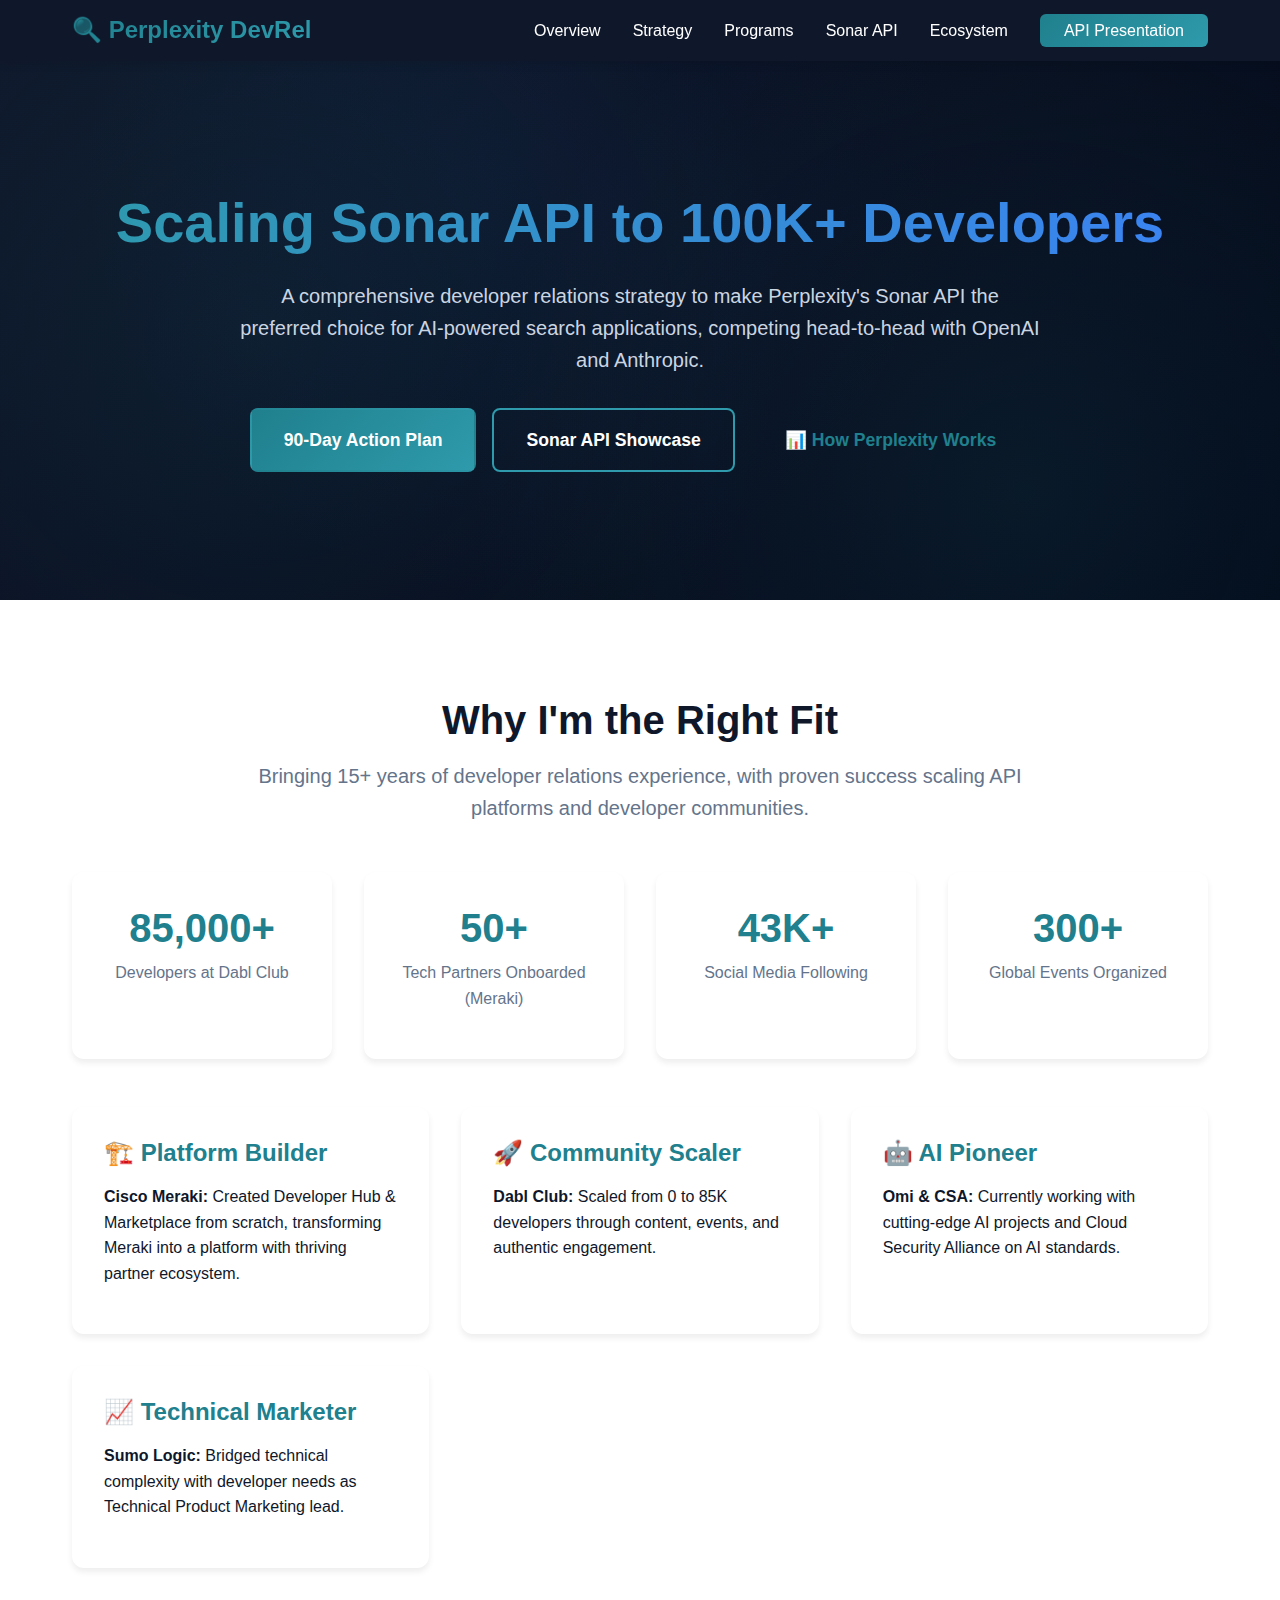
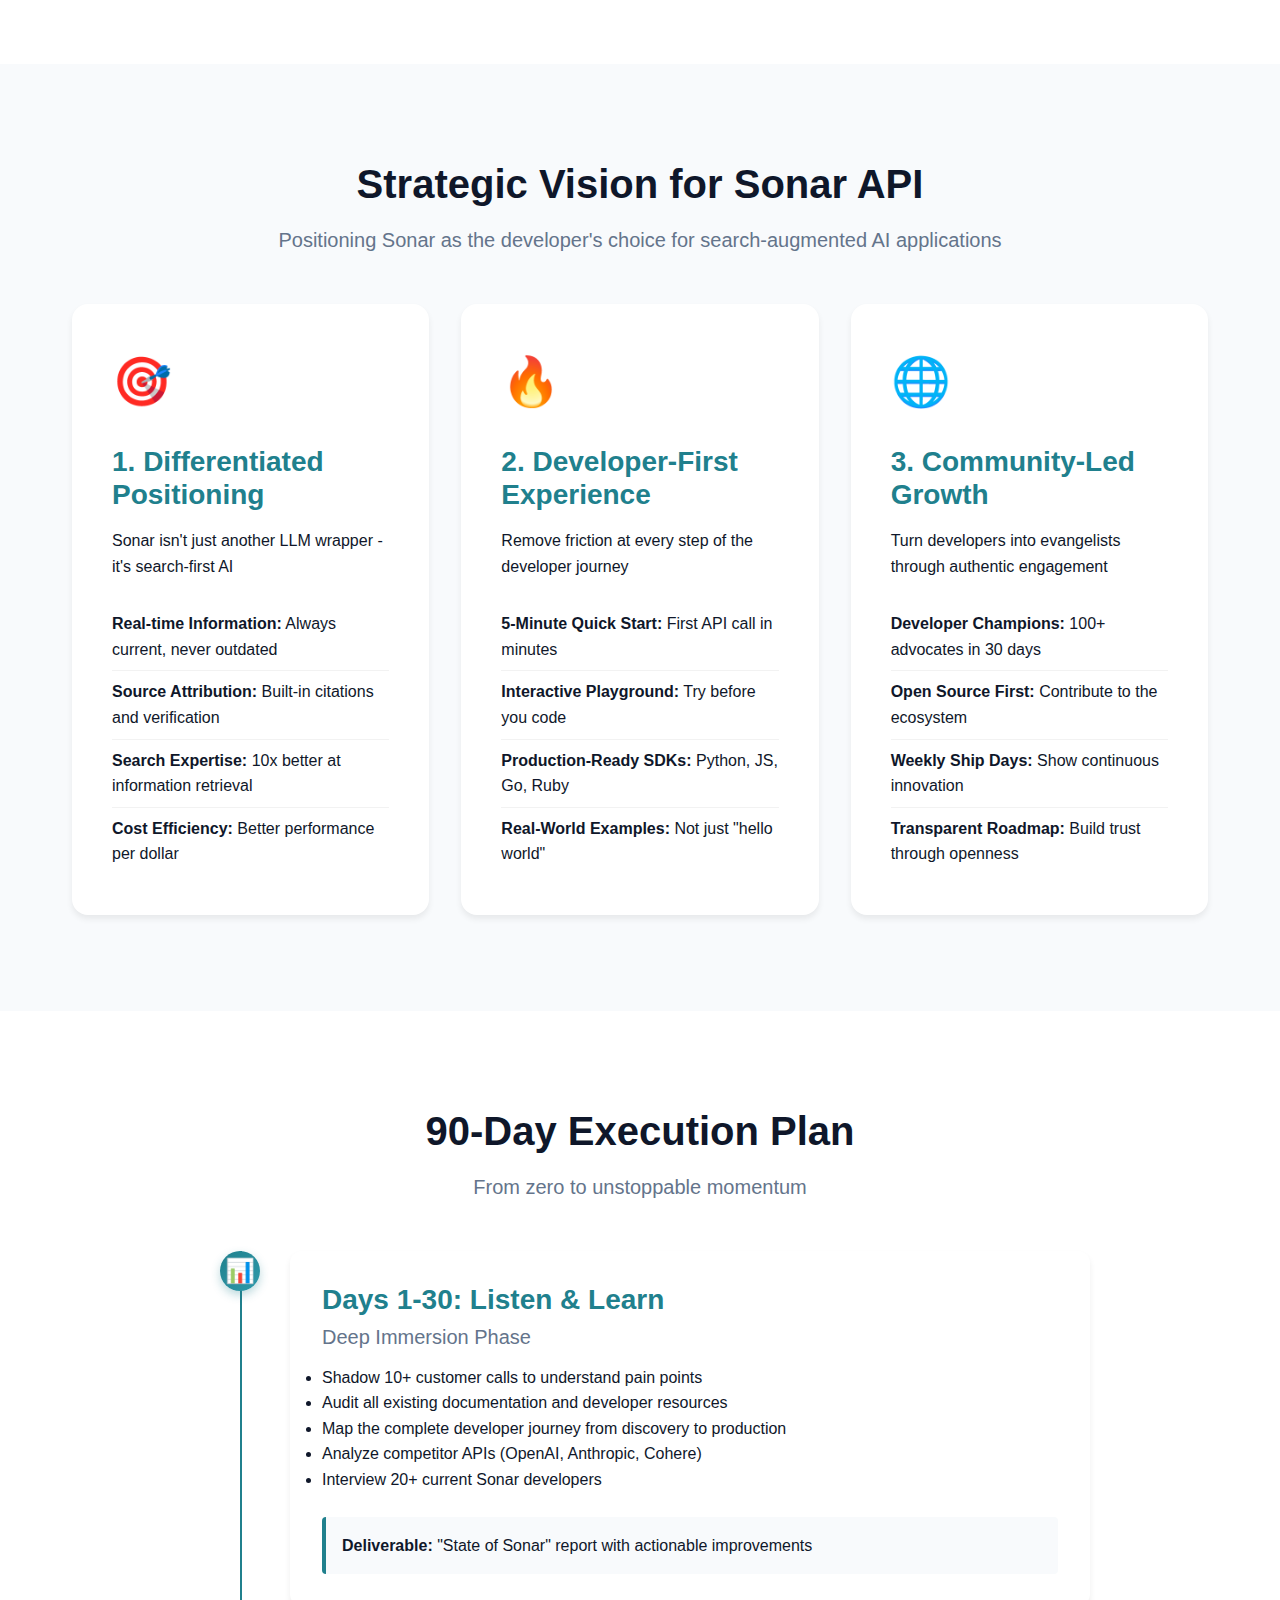
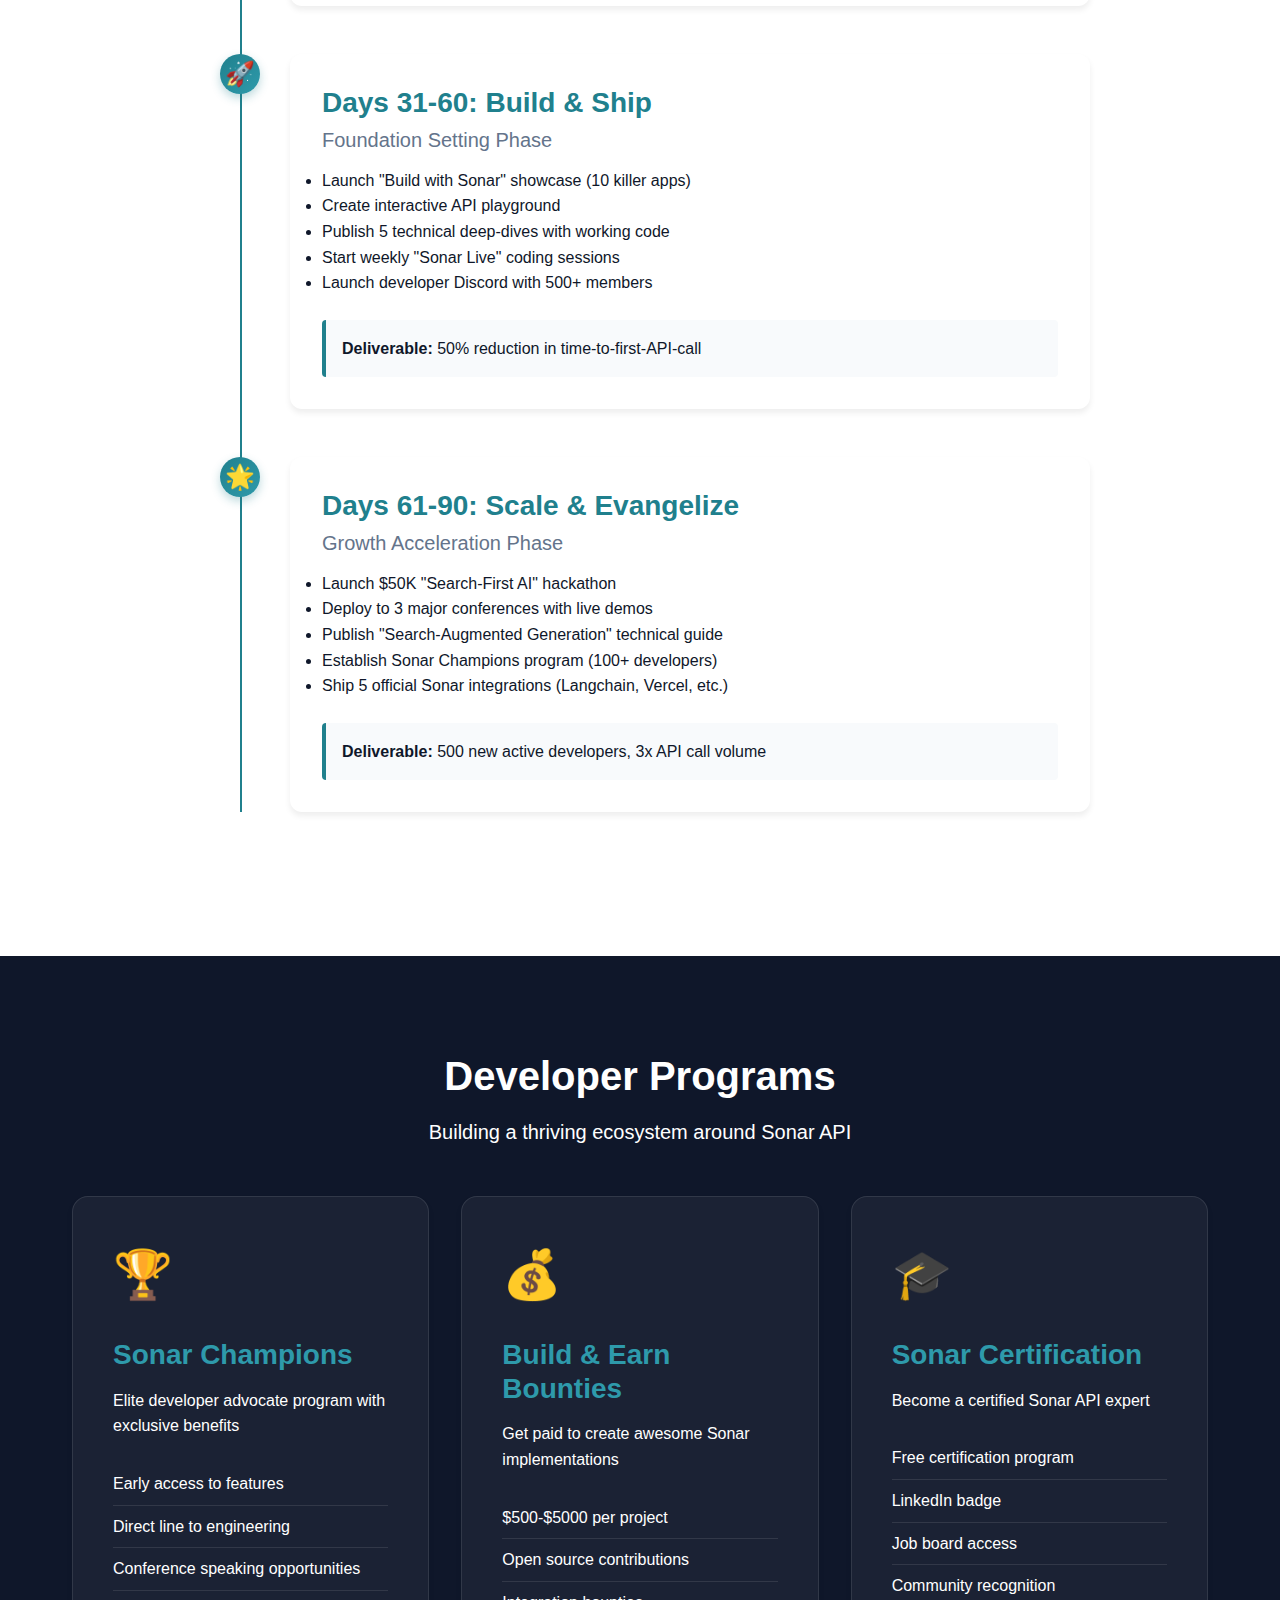
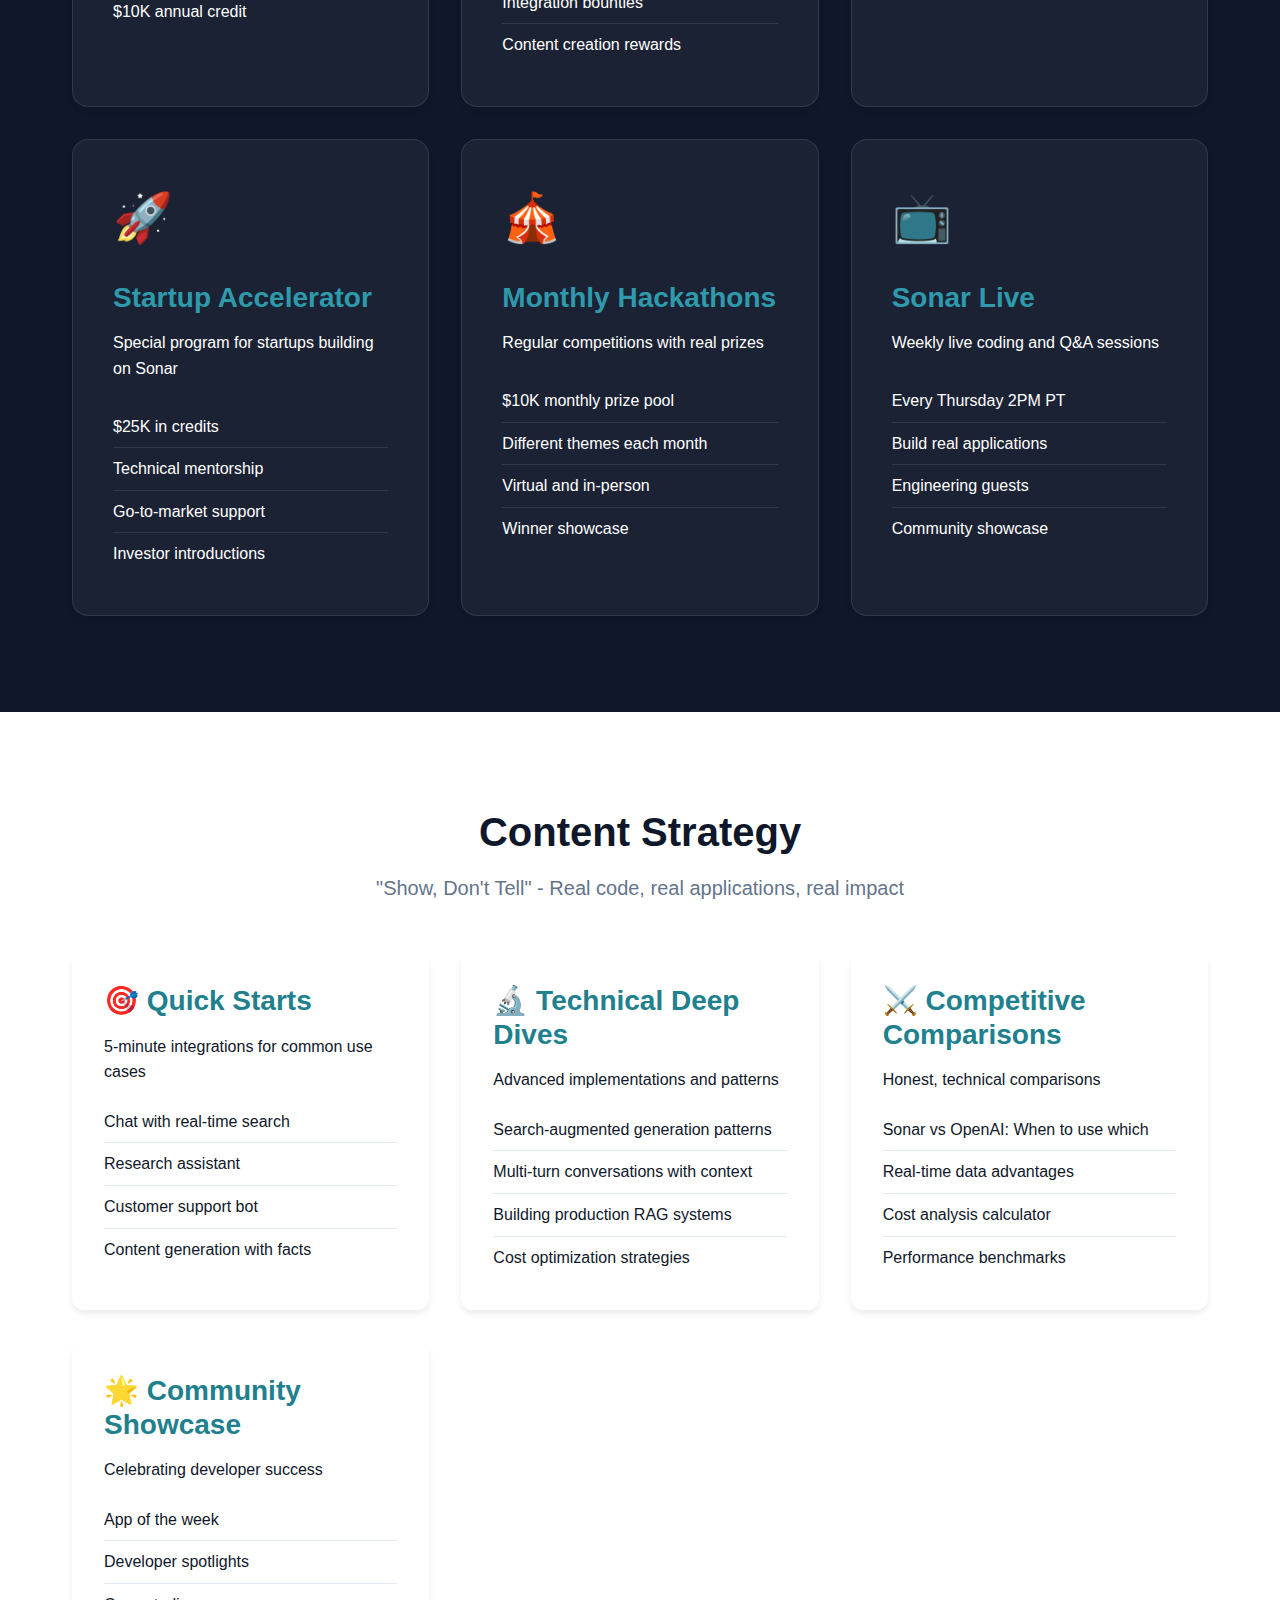
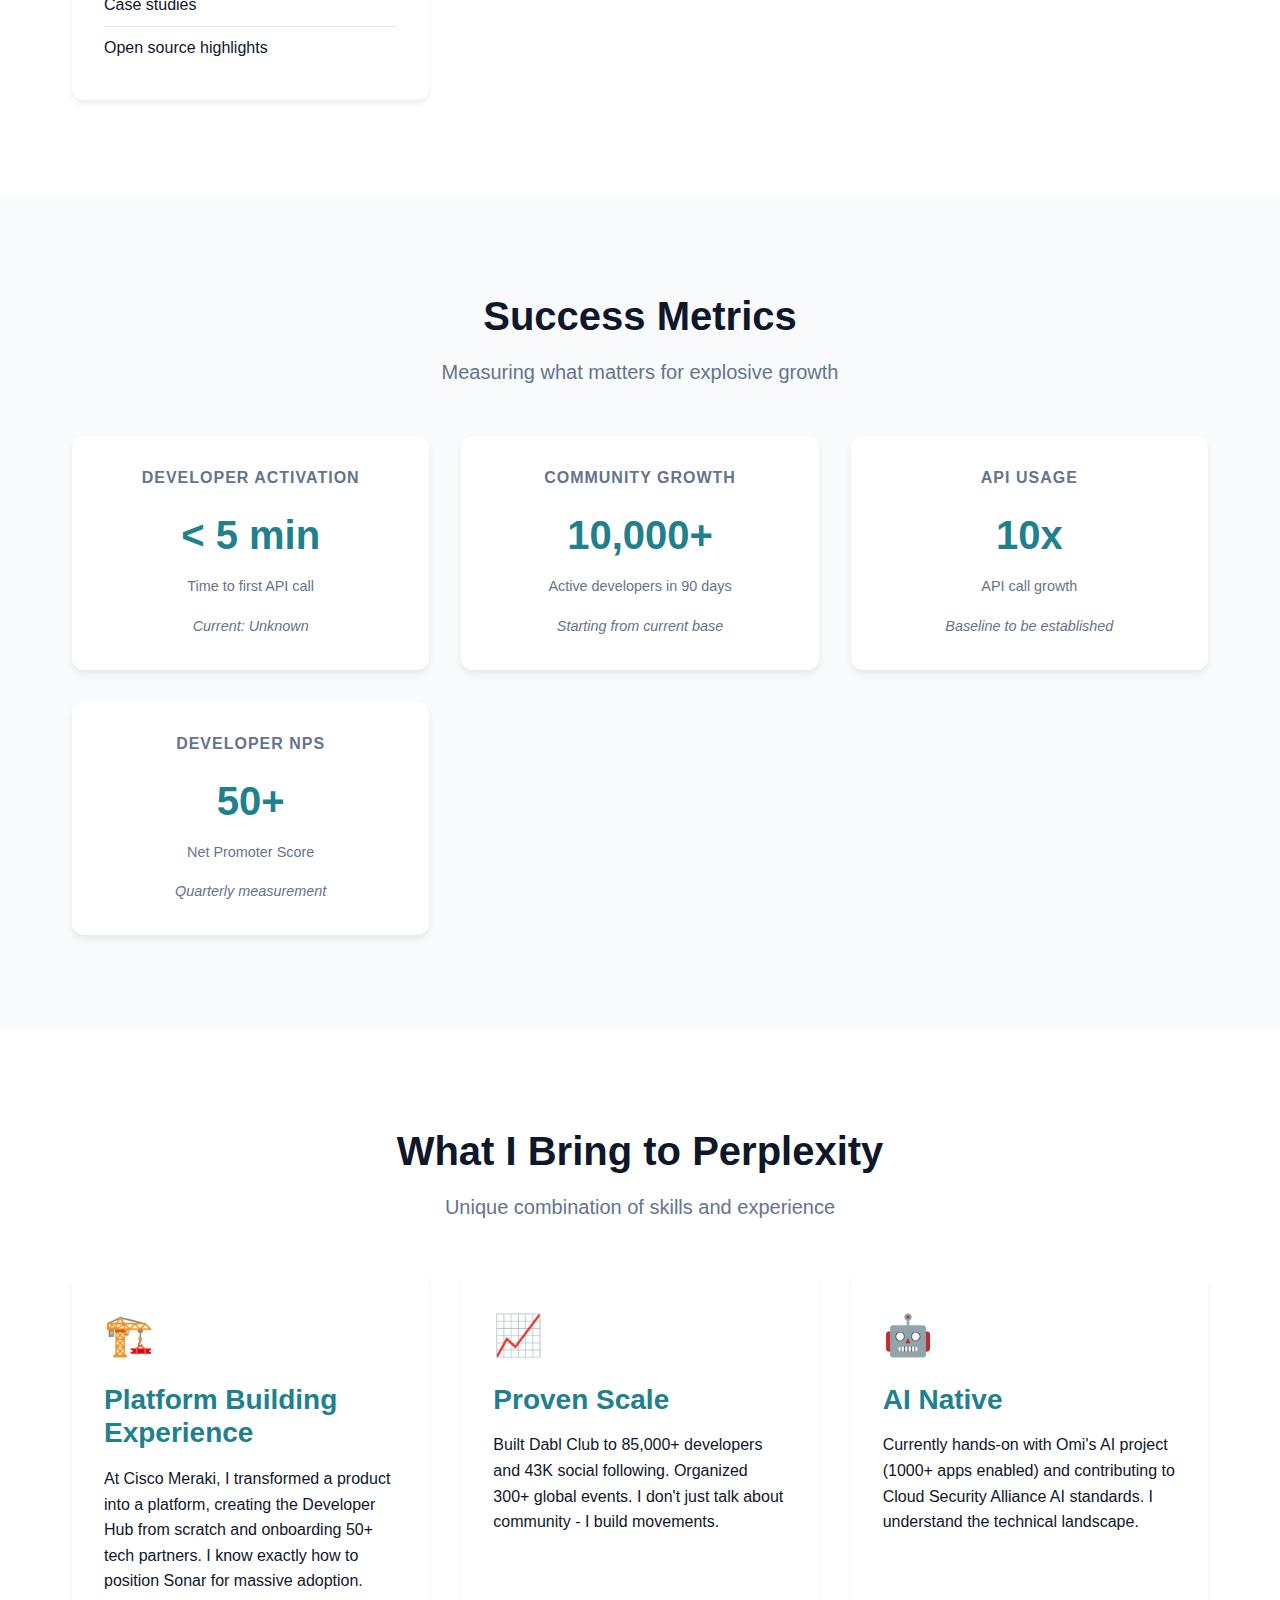
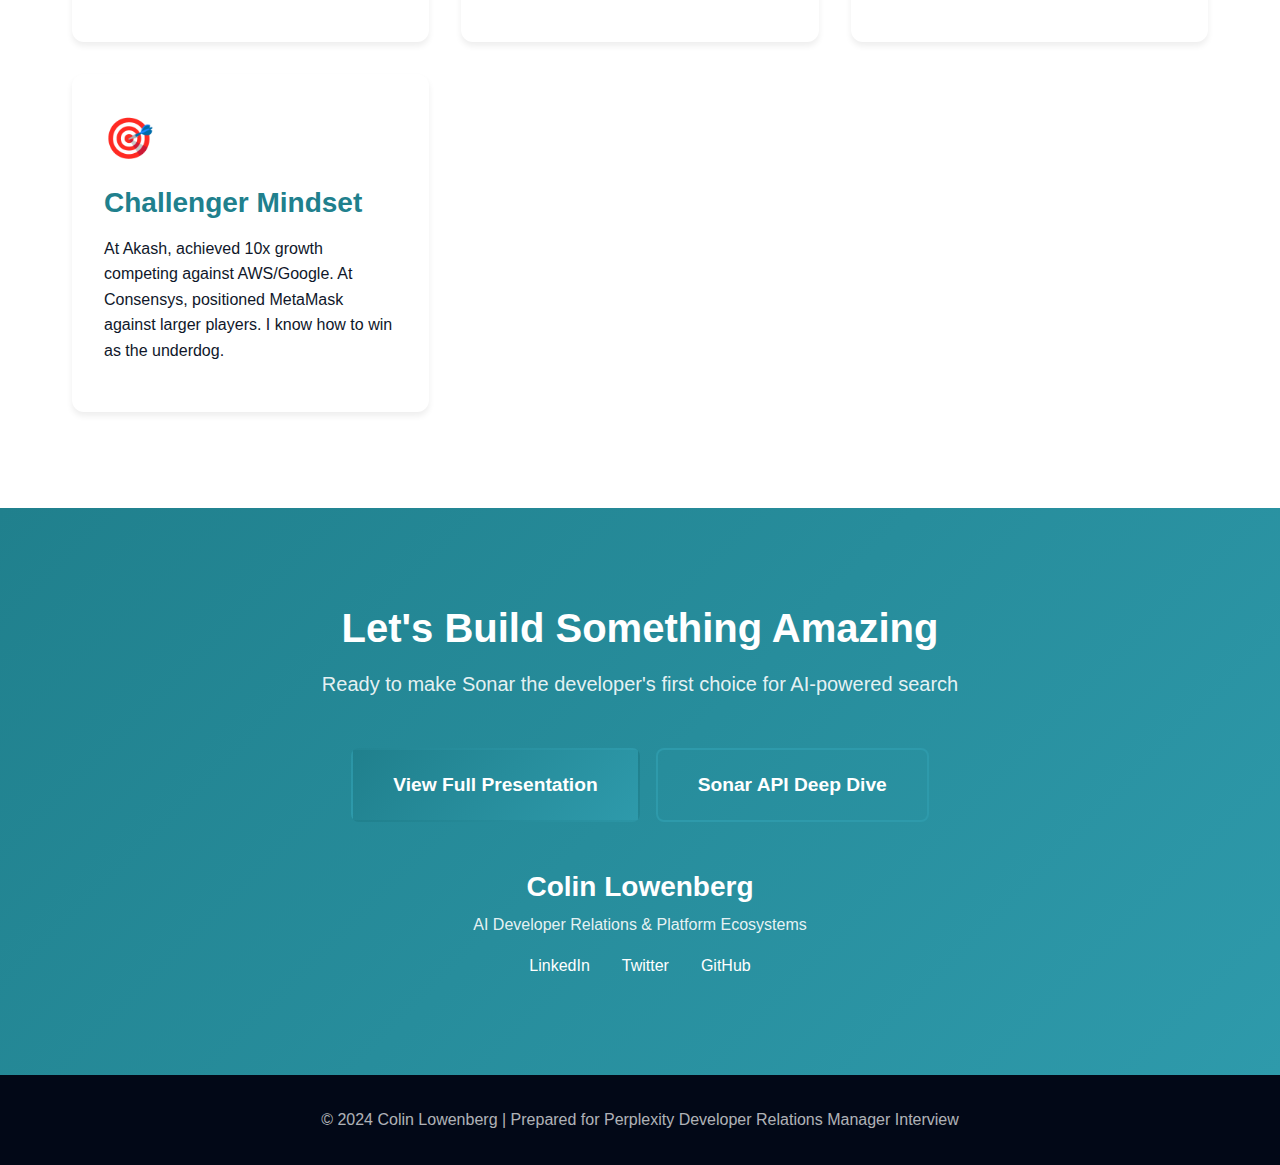
<file: index.html>
<!DOCTYPE html>
<html lang="en">
<head>
    <meta charset="UTF-8">
    <meta name="viewport" content="width=device-width, initial-scale=1.0">
    <title>Perplexity Sonar API - Developer Relations Strategy | Colin Lowenberg</title>
    <link rel="stylesheet" href="assets/css/style.css">
</head>
<body>
    <header>
        <nav>
            <div class="logo">
                <h1>🔍 Perplexity DevRel</h1>
            </div>
            <ul class="nav-links">
                <li><a href="#overview">Overview</a></li>
                <li><a href="#strategy">Strategy</a></li>
                <li><a href="#programs">Programs</a></li>
                <li><a href="sonar-api.html">Sonar API</a></li>
                <li><a href="ecosystem.html">Ecosystem</a></li>
                <li><a href="api-presentation.html" class="cta-btn">API Presentation</a></li>
            </ul>
        </nav>
    </header>

    <section class="hero">
        <div class="hero-content">
            <h1>Scaling Sonar API to 100K+ Developers</h1>
            <p>A comprehensive developer relations strategy to make Perplexity's Sonar API the preferred choice for AI-powered search applications, competing head-to-head with OpenAI and Anthropic.</p>
            <div class="hero-buttons">
                <a href="#90-day-plan" class="btn btn-primary">90-Day Action Plan</a>
                <a href="sonar-api.html" class="btn btn-secondary">Sonar API Showcase</a>
                <a href="api-presentation.html" class="btn btn-tertiary">📊 How Perplexity Works</a>
            </div>
        </div>
    </section>

    <section id="overview" class="section">
        <div class="container">
            <h2>Why I'm the Right Fit</h2>
            <p class="lead">Bringing 15+ years of developer relations experience, with proven success scaling API platforms and developer communities.</p>

            <div class="stats">
                <div class="stat-card">
                    <h3>85,000+</h3>
                    <p>Developers at Dabl Club</p>
                </div>
                <div class="stat-card">
                    <h3>50+</h3>
                    <p>Tech Partners Onboarded (Meraki)</p>
                </div>
                <div class="stat-card">
                    <h3>43K+</h3>
                    <p>Social Media Following</p>
                </div>
                <div class="stat-card">
                    <h3>300+</h3>
                    <p>Global Events Organized</p>
                </div>
            </div>

            <div class="experience-grid">
                <div class="experience-card">
                    <h3>🏗️ Platform Builder</h3>
                    <p><strong>Cisco Meraki:</strong> Created Developer Hub & Marketplace from scratch, transforming Meraki into a platform with thriving partner ecosystem.</p>
                </div>
                <div class="experience-card">
                    <h3>🚀 Community Scaler</h3>
                    <p><strong>Dabl Club:</strong> Scaled from 0 to 85K developers through content, events, and authentic engagement.</p>
                </div>
                <div class="experience-card">
                    <h3>🤖 AI Pioneer</h3>
                    <p><strong>Omi & CSA:</strong> Currently working with cutting-edge AI projects and Cloud Security Alliance on AI standards.</p>
                </div>
                <div class="experience-card">
                    <h3>📈 Technical Marketer</h3>
                    <p><strong>Sumo Logic:</strong> Bridged technical complexity with developer needs as Technical Product Marketing lead.</p>
                </div>
            </div>
        </div>
    </section>

    <section id="strategy" class="section bg-light">
        <div class="container">
            <h2>Strategic Vision for Sonar API</h2>
            <p class="lead">Positioning Sonar as the developer's choice for search-augmented AI applications</p>

            <div class="programs-grid">
                <div class="program-card">
                    <div class="program-icon">🎯</div>
                    <h3>1. Differentiated Positioning</h3>
                    <p>Sonar isn't just another LLM wrapper - it's search-first AI</p>
                    <ul class="program-features">
                        <li><strong>Real-time Information:</strong> Always current, never outdated</li>
                        <li><strong>Source Attribution:</strong> Built-in citations and verification</li>
                        <li><strong>Search Expertise:</strong> 10x better at information retrieval</li>
                        <li><strong>Cost Efficiency:</strong> Better performance per dollar</li>
                    </ul>
                </div>

                <div class="program-card">
                    <div class="program-icon">🔥</div>
                    <h3>2. Developer-First Experience</h3>
                    <p>Remove friction at every step of the developer journey</p>
                    <ul class="program-features">
                        <li><strong>5-Minute Quick Start:</strong> First API call in minutes</li>
                        <li><strong>Interactive Playground:</strong> Try before you code</li>
                        <li><strong>Production-Ready SDKs:</strong> Python, JS, Go, Ruby</li>
                        <li><strong>Real-World Examples:</strong> Not just "hello world"</li>
                    </ul>
                </div>

                <div class="program-card">
                    <div class="program-icon">🌐</div>
                    <h3>3. Community-Led Growth</h3>
                    <p>Turn developers into evangelists through authentic engagement</p>
                    <ul class="program-features">
                        <li><strong>Developer Champions:</strong> 100+ advocates in 30 days</li>
                        <li><strong>Open Source First:</strong> Contribute to the ecosystem</li>
                        <li><strong>Weekly Ship Days:</strong> Show continuous innovation</li>
                        <li><strong>Transparent Roadmap:</strong> Build trust through openness</li>
                    </ul>
                </div>
            </div>
        </div>
    </section>

    <section id="90-day-plan" class="section">
        <div class="container">
            <h2>90-Day Execution Plan</h2>
            <p class="lead">From zero to unstoppable momentum</p>

            <div class="timeline">
                <div class="timeline-item">
                    <div class="timeline-marker">📊</div>
                    <div class="timeline-content">
                        <h3>Days 1-30: Listen & Learn</h3>
                        <h4>Deep Immersion Phase</h4>
                        <ul>
                            <li>Shadow 10+ customer calls to understand pain points</li>
                            <li>Audit all existing documentation and developer resources</li>
                            <li>Map the complete developer journey from discovery to production</li>
                            <li>Analyze competitor APIs (OpenAI, Anthropic, Cohere)</li>
                            <li>Interview 20+ current Sonar developers</li>
                        </ul>
                        <div class="deliverable">
                            <strong>Deliverable:</strong> "State of Sonar" report with actionable improvements
                        </div>
                    </div>
                </div>

                <div class="timeline-item">
                    <div class="timeline-marker">🚀</div>
                    <div class="timeline-content">
                        <h3>Days 31-60: Build & Ship</h3>
                        <h4>Foundation Setting Phase</h4>
                        <ul>
                            <li>Launch "Build with Sonar" showcase (10 killer apps)</li>
                            <li>Create interactive API playground</li>
                            <li>Publish 5 technical deep-dives with working code</li>
                            <li>Start weekly "Sonar Live" coding sessions</li>
                            <li>Launch developer Discord with 500+ members</li>
                        </ul>
                        <div class="deliverable">
                            <strong>Deliverable:</strong> 50% reduction in time-to-first-API-call
                        </div>
                    </div>
                </div>

                <div class="timeline-item">
                    <div class="timeline-marker">🌟</div>
                    <div class="timeline-content">
                        <h3>Days 61-90: Scale & Evangelize</h3>
                        <h4>Growth Acceleration Phase</h4>
                        <ul>
                            <li>Launch $50K "Search-First AI" hackathon</li>
                            <li>Deploy to 3 major conferences with live demos</li>
                            <li>Publish "Search-Augmented Generation" technical guide</li>
                            <li>Establish Sonar Champions program (100+ developers)</li>
                            <li>Ship 5 official Sonar integrations (Langchain, Vercel, etc.)</li>
                        </ul>
                        <div class="deliverable">
                            <strong>Deliverable:</strong> 500 new active developers, 3x API call volume
                        </div>
                    </div>
                </div>
            </div>
        </div>
    </section>

    <section id="programs" class="section bg-dark">
        <div class="container">
            <h2>Developer Programs</h2>
            <p class="lead">Building a thriving ecosystem around Sonar API</p>

            <div class="programs-grid">
                <div class="program-card">
                    <div class="program-icon">🏆</div>
                    <h3>Sonar Champions</h3>
                    <p>Elite developer advocate program with exclusive benefits</p>
                    <ul class="program-features">
                        <li>Early access to features</li>
                        <li>Direct line to engineering</li>
                        <li>Conference speaking opportunities</li>
                        <li>$10K annual credit</li>
                    </ul>
                </div>

                <div class="program-card">
                    <div class="program-icon">💰</div>
                    <h3>Build & Earn Bounties</h3>
                    <p>Get paid to create awesome Sonar implementations</p>
                    <ul class="program-features">
                        <li>$500-$5000 per project</li>
                        <li>Open source contributions</li>
                        <li>Integration bounties</li>
                        <li>Content creation rewards</li>
                    </ul>
                </div>

                <div class="program-card">
                    <div class="program-icon">🎓</div>
                    <h3>Sonar Certification</h3>
                    <p>Become a certified Sonar API expert</p>
                    <ul class="program-features">
                        <li>Free certification program</li>
                        <li>LinkedIn badge</li>
                        <li>Job board access</li>
                        <li>Community recognition</li>
                    </ul>
                </div>

                <div class="program-card">
                    <div class="program-icon">🚀</div>
                    <h3>Startup Accelerator</h3>
                    <p>Special program for startups building on Sonar</p>
                    <ul class="program-features">
                        <li>$25K in credits</li>
                        <li>Technical mentorship</li>
                        <li>Go-to-market support</li>
                        <li>Investor introductions</li>
                    </ul>
                </div>

                <div class="program-card">
                    <div class="program-icon">🎪</div>
                    <h3>Monthly Hackathons</h3>
                    <p>Regular competitions with real prizes</p>
                    <ul class="program-features">
                        <li>$10K monthly prize pool</li>
                        <li>Different themes each month</li>
                        <li>Virtual and in-person</li>
                        <li>Winner showcase</li>
                    </ul>
                </div>

                <div class="program-card">
                    <div class="program-icon">📺</div>
                    <h3>Sonar Live</h3>
                    <p>Weekly live coding and Q&A sessions</p>
                    <ul class="program-features">
                        <li>Every Thursday 2PM PT</li>
                        <li>Build real applications</li>
                        <li>Engineering guests</li>
                        <li>Community showcase</li>
                    </ul>
                </div>
            </div>
        </div>
    </section>

    <section id="content-strategy" class="section">
        <div class="container">
            <h2>Content Strategy</h2>
            <p class="lead">"Show, Don't Tell" - Real code, real applications, real impact</p>

            <div class="content-grid">
                <div class="content-card">
                    <h3>🎯 Quick Starts</h3>
                    <p>5-minute integrations for common use cases</p>
                    <ul>
                        <li>Chat with real-time search</li>
                        <li>Research assistant</li>
                        <li>Customer support bot</li>
                        <li>Content generation with facts</li>
                    </ul>
                </div>

                <div class="content-card">
                    <h3>🔬 Technical Deep Dives</h3>
                    <p>Advanced implementations and patterns</p>
                    <ul>
                        <li>Search-augmented generation patterns</li>
                        <li>Multi-turn conversations with context</li>
                        <li>Building production RAG systems</li>
                        <li>Cost optimization strategies</li>
                    </ul>
                </div>

                <div class="content-card">
                    <h3>⚔️ Competitive Comparisons</h3>
                    <p>Honest, technical comparisons</p>
                    <ul>
                        <li>Sonar vs OpenAI: When to use which</li>
                        <li>Real-time data advantages</li>
                        <li>Cost analysis calculator</li>
                        <li>Performance benchmarks</li>
                    </ul>
                </div>

                <div class="content-card">
                    <h3>🌟 Community Showcase</h3>
                    <p>Celebrating developer success</p>
                    <ul>
                        <li>App of the week</li>
                        <li>Developer spotlights</li>
                        <li>Case studies</li>
                        <li>Open source highlights</li>
                    </ul>
                </div>
            </div>
        </div>
    </section>

    <section id="metrics" class="section bg-light">
        <div class="container">
            <h2>Success Metrics</h2>
            <p class="lead">Measuring what matters for explosive growth</p>

            <div class="metrics-grid">
                <div class="metric-card">
                    <h3>Developer Activation</h3>
                    <div class="metric-target">
                        <span class="metric-number">< 5 min</span>
                        <span class="metric-label">Time to first API call</span>
                    </div>
                    <div class="metric-current">Current: Unknown</div>
                </div>

                <div class="metric-card">
                    <h3>Community Growth</h3>
                    <div class="metric-target">
                        <span class="metric-number">10,000+</span>
                        <span class="metric-label">Active developers in 90 days</span>
                    </div>
                    <div class="metric-current">Starting from current base</div>
                </div>

                <div class="metric-card">
                    <h3>API Usage</h3>
                    <div class="metric-target">
                        <span class="metric-number">10x</span>
                        <span class="metric-label">API call growth</span>
                    </div>
                    <div class="metric-current">Baseline to be established</div>
                </div>

                <div class="metric-card">
                    <h3>Developer NPS</h3>
                    <div class="metric-target">
                        <span class="metric-number">50+</span>
                        <span class="metric-label">Net Promoter Score</span>
                    </div>
                    <div class="metric-current">Quarterly measurement</div>
                </div>
            </div>
        </div>
    </section>

    <section id="unique-value" class="section">
        <div class="container">
            <h2>What I Bring to Perplexity</h2>
            <p class="lead">Unique combination of skills and experience</p>

            <div class="value-grid">
                <div class="value-card">
                    <div class="value-icon">🏗️</div>
                    <h3>Platform Building Experience</h3>
                    <p>At Cisco Meraki, I transformed a product into a platform, creating the Developer Hub from scratch and onboarding 50+ tech partners. I know exactly how to position Sonar for massive adoption.</p>
                </div>

                <div class="value-card">
                    <div class="value-icon">📈</div>
                    <h3>Proven Scale</h3>
                    <p>Built Dabl Club to 85,000+ developers and 43K social following. Organized 300+ global events. I don't just talk about community - I build movements.</p>
                </div>

                <div class="value-card">
                    <div class="value-icon">🤖</div>
                    <h3>AI Native</h3>
                    <p>Currently hands-on with Omi's AI project (1000+ apps enabled) and contributing to Cloud Security Alliance AI standards. I understand the technical landscape.</p>
                </div>

                <div class="value-card">
                    <div class="value-icon">🎯</div>
                    <h3>Challenger Mindset</h3>
                    <p>At Akash, achieved 10x growth competing against AWS/Google. At Consensys, positioned MetaMask against larger players. I know how to win as the underdog.</p>
                </div>
            </div>
        </div>
    </section>

    <section id="call-to-action" class="section cta-section">
        <div class="container">
            <h2>Let's Build Something Amazing</h2>
            <p class="lead">Ready to make Sonar the developer's first choice for AI-powered search</p>
            <div class="cta-buttons">
                <a href="presentation.html" class="btn btn-primary btn-large">View Full Presentation</a>
                <a href="sonar-api.html" class="btn btn-secondary btn-large">Sonar API Deep Dive</a>
            </div>

            <div class="contact-info">
                <h3>Colin Lowenberg</h3>
                <p>AI Developer Relations & Platform Ecosystems</p>
                <div class="social-links">
                    <a href="https://linkedin.com/in/colinlowenberg">LinkedIn</a>
                    <a href="https://twitter.com/colinlowenberg">Twitter</a>
                    <a href="https://github.com/colygon">GitHub</a>
                </div>
            </div>
        </div>
    </section>

    <footer>
        <div class="container">
            <div class="footer-content">
                <p>&copy; 2024 Colin Lowenberg | Prepared for Perplexity Developer Relations Manager Interview</p>
            </div>
        </div>
    </footer>
</body>
</html>
</file>
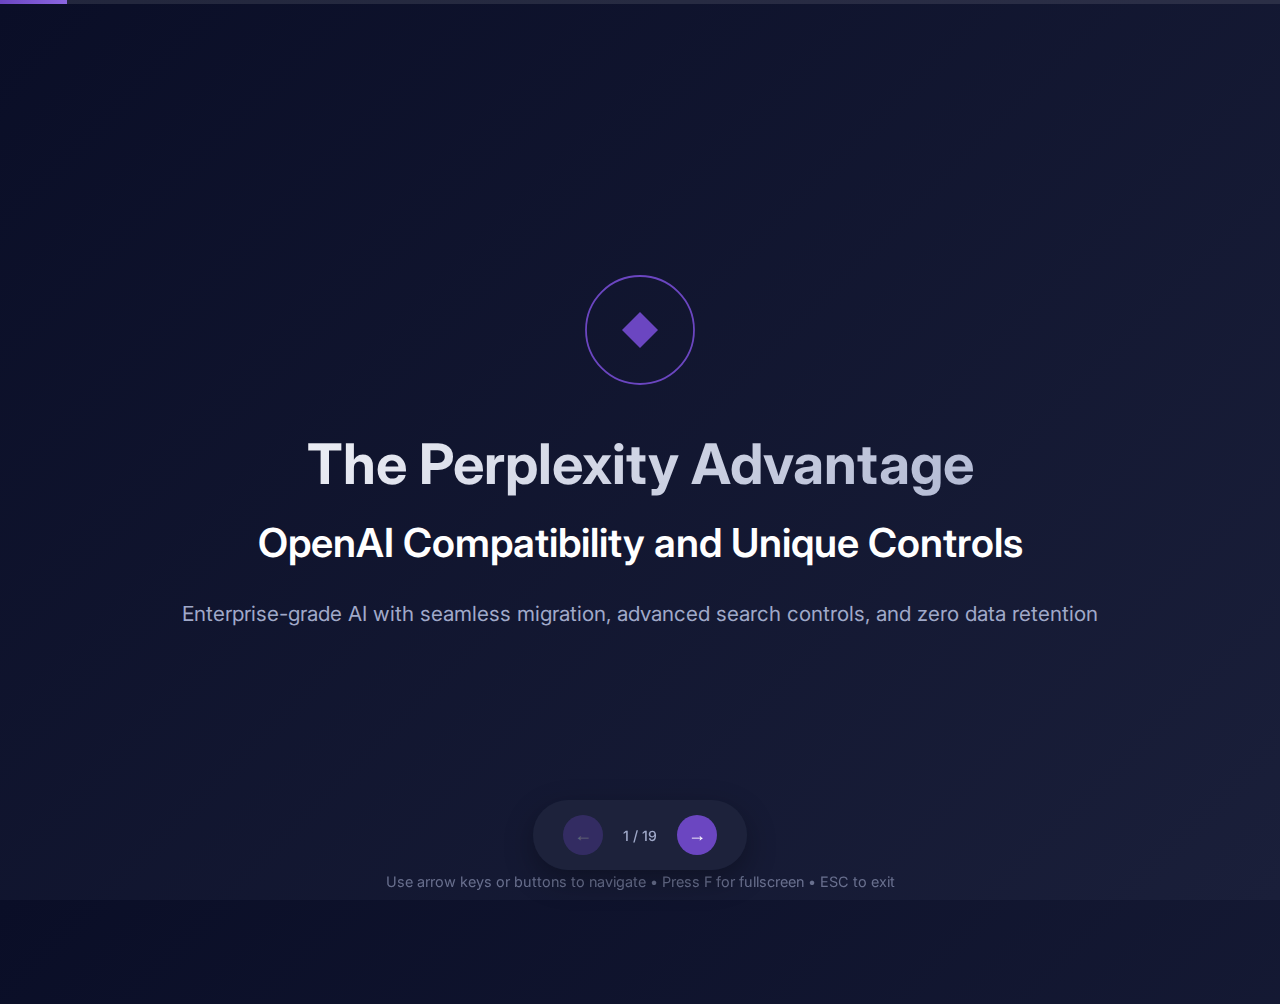
<file: api-presentation.html>
<!DOCTYPE html>
<html lang="en">
<head>
    <meta charset="UTF-8">
    <meta name="viewport" content="width=device-width, initial-scale=1.0">
    <title>The Perplexity Advantage - OpenAI Compatibility and Unique Controls</title>
    <link rel="stylesheet" href="api-presentation.css">
    <link href="https://fonts.googleapis.com/css2?family=Inter:wght@300;400;500;600;700&family=JetBrains+Mono:wght@400;500&display=swap" rel="stylesheet">
</head>
<body>
    <div class="presentation-container">
        <!-- Slide Navigation -->
        <nav class="slide-nav">
            <button id="prevSlide" class="nav-btn">←</button>
            <span class="slide-counter">
                <span id="currentSlide">1</span> / <span id="totalSlides">18</span>
            </span>
            <button id="nextSlide" class="nav-btn">→</button>
        </nav>

        <!-- Progress Bar -->
        <div class="progress-bar">
            <div class="progress-fill" id="progressFill"></div>
        </div>

        <!-- Slides Container -->
        <div class="slides-wrapper">

            <!-- Slide 1: Title Slide -->
            <section class="slide active" data-slide="1">
                <div class="slide-content title-slide">
                    <div class="perplexity-logo">
                        <svg viewBox="0 0 200 200" class="logo-animation">
                            <circle cx="100" cy="100" r="90" fill="none" stroke="#6B46C1" stroke-width="3"/>
                            <path d="M70 100 L100 70 L130 100 L100 130 Z" fill="#6B46C1"/>
                        </svg>
                    </div>
                    <h1>The Perplexity Advantage</h1>
                    <h2>OpenAI Compatibility and Unique Controls</h2>
                    <p class="subtitle">Enterprise-grade AI with seamless migration, advanced search controls, and zero data retention</p>
                </div>
            </section>

            <!-- Slide 2: Seamless Migration -->
            <section class="slide" data-slide="2">
                <div class="slide-content">
                    <h2>Effortless Migration from OpenAI</h2>
                    <div class="code-comparison">
                        <div class="code-panel">
                            <h3>OpenAI</h3>
                            <pre><code class="language-python">from openai import OpenAI

client = OpenAI(api_key="sk-...")

response = client.chat.completions.create(
    model="gpt-4",
    messages=[{"role": "user", "content": "Hello"}],
    temperature=0.7,
    max_tokens=150
)</code></pre>
                        </div>
                        <div class="code-panel">
                            <h3>Perplexity</h3>
                            <pre><code class="language-python">from openai import OpenAI

client = OpenAI(
    api_key="pplx-...",
    base_url="https://api.perplexity.ai"
)

response = client.chat.completions.create(
    model="llama-3.1-sonar-large-128k-online",
    messages=[{"role": "user", "content": "Hello"}],
    temperature=0.7,
    max_tokens=150
)</code></pre>
                        </div>
                    </div>
                    <div class="highlight-box">
                        <p>✓ Just change the base URL and API key - all your existing code works!</p>
                    </div>
                </div>
            </section>

            <!-- Slide 3: Standard Parameters -->
            <section class="slide" data-slide="3">
                <div class="slide-content">
                    <h2>All Standard OpenAI Parameters Supported</h2>
                    <div class="parameters-grid">
                        <div class="param-card">
                            <h4>model</h4>
                            <p>Select from Perplexity's model lineup</p>
                        </div>
                        <div class="param-card">
                            <h4>messages</h4>
                            <p>Standard conversation array format</p>
                        </div>
                        <div class="param-card">
                            <h4>temperature</h4>
                            <p>Control response randomness (0-2)</p>
                        </div>
                        <div class="param-card">
                            <h4>max_tokens</h4>
                            <p>Set response length limits</p>
                        </div>
                        <div class="param-card">
                            <h4>top_p</h4>
                            <p>Nucleus sampling control</p>
                        </div>
                        <div class="param-card">
                            <h4>stream</h4>
                            <p>Real-time streamed responses</p>
                        </div>
                        <div class="param-card">
                            <h4>frequency_penalty</h4>
                            <p>Control word repetition</p>
                        </div>
                        <div class="param-card">
                            <h4>presence_penalty</h4>
                            <p>Manage topic diversity</p>
                        </div>
                    </div>
                </div>
            </section>

            <!-- Slide 4: Search Superpowers -->
            <section class="slide" data-slide="4">
                <div class="slide-content">
                    <h2>Perplexity-Exclusive Search Superpowers</h2>
                    <div class="feature-showcase">
                        <div class="feature-item">
                            <div class="feature-icon">🎯</div>
                            <h3>search_domain_filter</h3>
                            <p>Include or exclude specific domains</p>
                            <code>["include:arxiv.org", "exclude:reddit.com"]</code>
                        </div>
                        <div class="feature-item">
                            <div class="feature-icon">📅</div>
                            <h3>search_recency_filter</h3>
                            <p>Filter by content freshness</p>
                            <code>"month", "week", "day", "hour"</code>
                        </div>
                        <div class="feature-item">
                            <div class="feature-icon">📊</div>
                            <h3>search_context_size</h3>
                            <p>Control search depth</p>
                            <code>"low" | "medium" | "high"</code>
                        </div>
                        <div class="feature-item">
                            <div class="feature-icon">🎓</div>
                            <h3>search_mode</h3>
                            <p>Web or academic sources</p>
                            <code>"web" | "academic"</code>
                        </div>
                    </div>
                </div>
            </section>

            <!-- NEW: How Perplexity Works Section -->

            <!-- Slide 5: How Perplexity Works - Overview -->
            <section class="slide" data-slide="5">
                <div class="slide-content">
                    <h2>🧠 How Perplexity Works: The Intelligence Pipeline</h2>
                    <div class="pipeline-overview">
                        <div class="pipeline-stage">
                            <div class="stage-icon">📝</div>
                            <h3>1. Query Analysis</h3>
                            <p>Parse intent and context</p>
                        </div>
                        <div class="pipeline-arrow">→</div>
                        <div class="pipeline-stage">
                            <div class="stage-icon">🎯</div>
                            <h3>2. Mode Selection</h3>
                            <p>Choose search strategy</p>
                        </div>
                        <div class="pipeline-arrow">→</div>
                        <div class="pipeline-stage">
                            <div class="stage-icon">🔍</div>
                            <h3>3. Search Execution</h3>
                            <p>Retrieve relevant data</p>
                        </div>
                        <div class="pipeline-arrow">→</div>
                        <div class="pipeline-stage">
                            <div class="stage-icon">✨</div>
                            <h3>4. Synthesis</h3>
                            <p>Generate final answer</p>
                        </div>
                    </div>
                    <div class="highlight-box" style="margin-top: 40px;">
                        <p>Perplexity's multi-stage pipeline ensures accurate, relevant, and up-to-date responses</p>
                    </div>
                </div>
            </section>

            <!-- Slide 6: Query Analysis Deep Dive -->
            <section class="slide" data-slide="6">
                <div class="slide-content">
                    <h2>📝 Stage 1: Intelligent Query Analysis</h2>
                    <div class="analysis-breakdown">
                        <div class="analysis-component">
                            <h3>Intent Classification</h3>
                            <div class="intent-examples">
                                <div class="intent-type">
                                    <span class="label">Factual Query</span>
                                    <code>"What is the capital of France?"</code>
                                    <span class="outcome">→ May skip search</span>
                                </div>
                                <div class="intent-type">
                                    <span class="label">Current Events</span>
                                    <code>"Latest AI news today"</code>
                                    <span class="outcome">→ Requires fresh search</span>
                                </div>
                                <div class="intent-type">
                                    <span class="label">Research</span>
                                    <code>"Compare quantum computing approaches"</code>
                                    <span class="outcome">→ Deep search needed</span>
                                </div>
                                <div class="intent-type">
                                    <span class="label">Creative</span>
                                    <code>"Write a poem about coding"</code>
                                    <span class="outcome">→ No search required</span>
                                </div>
                            </div>
                        </div>
                        <div class="key-signals">
                            <h3>Signals Analyzed</h3>
                            <ul>
                                <li>🕐 Temporal markers ("today", "latest", "2024")</li>
                                <li>🎓 Academic indicators ("research", "study", "paper")</li>
                                <li>📊 Data needs (statistics, numbers, metrics)</li>
                                <li>🌍 Geographic context (locations, regions)</li>
                                <li>🏢 Domain specificity (tech, finance, health)</li>
                            </ul>
                        </div>
                    </div>
                </div>
            </section>

            <!-- Slide 7: Search Mode Decision -->
            <section class="slide" data-slide="7">
                <div class="slide-content">
                    <h2>🎯 Stage 2: Dynamic Search Mode Selection</h2>
                    <div class="mode-decision-tree">
                        <div class="decision-flow">
                            <div class="decision-node main">
                                <h3>Query Received</h3>
                            </div>
                            <div class="decision-branches">
                                <div class="branch">
                                    <div class="condition">Academic Terms Detected?</div>
                                    <div class="decision-node academic">
                                        <h4>Academic Mode</h4>
                                        <p>Search: arXiv, PubMed, Google Scholar</p>
                                        <code>search_mode="academic"</code>
                                    </div>
                                </div>
                                <div class="branch">
                                    <div class="condition">Time-Sensitive?</div>
                                    <div class="decision-node realtime">
                                        <h4>Real-time Web</h4>
                                        <p>Priority: Recent results</p>
                                        <code>search_recency_filter="hour"</code>
                                    </div>
                                </div>
                                <div class="branch">
                                    <div class="condition">Domain-Specific?</div>
                                    <div class="decision-node targeted">
                                        <h4>Targeted Search</h4>
                                        <p>Filter: Specific domains</p>
                                        <code>search_domain_filter=[...]</code>
                                    </div>
                                </div>
                                <div class="branch">
                                    <div class="condition">General Knowledge?</div>
                                    <div class="decision-node nosearch">
                                        <h4>No Search</h4>
                                        <p>Use: Model knowledge only</p>
                                        <code>disable_search=True</code>
                                    </div>
                                </div>
                            </div>
                        </div>
                    </div>
                </div>
            </section>

            <!-- Slide 8: Search Execution Strategy -->
            <section class="slide" data-slide="8">
                <div class="slide-content">
                    <h2>🔍 Stage 3: Intelligent Search Execution</h2>
                    <div class="search-strategy">
                        <div class="strategy-grid">
                            <div class="strategy-card">
                                <h3>🌐 Web Coverage Strategy</h3>
                                <div class="strategy-details">
                                    <p><strong>Broad Search:</strong></p>
                                    <ul>
                                        <li>Multiple search engines queried</li>
                                        <li>20-50 sources evaluated</li>
                                        <li>Cross-referenced for accuracy</li>
                                    </ul>
                                    <p><strong>Targeted Search:</strong></p>
                                    <ul>
                                        <li>Domain-filtered queries</li>
                                        <li>5-10 authoritative sources</li>
                                        <li>Deep content extraction</li>
                                    </ul>
                                </div>
                            </div>
                            <div class="strategy-card">
                                <h3>📚 Source Ranking Algorithm</h3>
                                <div class="ranking-factors">
                                    <div class="factor">
                                        <span class="weight">35%</span>
                                        <span>Relevance Score</span>
                                    </div>
                                    <div class="factor">
                                        <span class="weight">25%</span>
                                        <span>Source Authority</span>
                                    </div>
                                    <div class="factor">
                                        <span class="weight">20%</span>
                                        <span>Content Freshness</span>
                                    </div>
                                    <div class="factor">
                                        <span class="weight">20%</span>
                                        <span>Information Density</span>
                                    </div>
                                </div>
                            </div>
                        </div>
                        <div class="context-control">
                            <h3>Context Size Impact</h3>
                            <div class="context-levels">
                                <div class="level low">
                                    <h4>Low</h4>
                                    <p>3-5 sources • Fast • Cost-effective</p>
                                </div>
                                <div class="level medium">
                                    <h4>Medium</h4>
                                    <p>10-15 sources • Balanced • Standard</p>
                                </div>
                                <div class="level high">
                                    <h4>High</h4>
                                    <p>20+ sources • Comprehensive • Research-grade</p>
                                </div>
                            </div>
                        </div>
                    </div>
                </div>
            </section>

            <!-- Slide 9: Answer Synthesis -->
            <section class="slide" data-slide="9">
                <div class="slide-content">
                    <h2>✨ Stage 4: Intelligent Answer Synthesis</h2>
                    <div class="synthesis-process">
                        <div class="synthesis-flow">
                            <div class="synth-step">
                                <h3>1. Information Extraction</h3>
                                <p>Pull key facts from each source</p>
                                <div class="example-box">
                                    <code>Source 1: "GDP grew 3.2% in Q3"</code>
                                    <code>Source 2: "Inflation at 2.1%"</code>
                                    <code>Source 3: "Fed signals rate pause"</code>
                                </div>
                            </div>
                            <div class="synth-arrow">↓</div>
                            <div class="synth-step">
                                <h3>2. Fact Verification</h3>
                                <p>Cross-reference and validate claims</p>
                                <div class="verification-grid">
                                    <span class="verified">✓ Consistent across sources</span>
                                    <span class="conflict">⚠ Conflicting data resolved</span>
                                    <span class="citation">[1][2] Citations added</span>
                                </div>
                            </div>
                            <div class="synth-arrow">↓</div>
                            <div class="synth-step">
                                <h3>3. Coherent Generation</h3>
                                <p>Compose natural, accurate response</p>
                                <div class="generation-features">
                                    <span>📝 Natural language flow</span>
                                    <span>🔗 Source attribution</span>
                                    <span>📊 Structured if requested</span>
                                </div>
                            </div>
                        </div>
                        <div class="output-formats">
                            <h3>Output Adaptation</h3>
                            <div class="format-examples">
                                <div class="format">
                                    <strong>Standard:</strong> Conversational with citations
                                </div>
                                <div class="format">
                                    <strong>Structured:</strong> JSON/Schema compliant
                                </div>
                                <div class="format">
                                    <strong>Enhanced:</strong> With images and related questions
                                </div>
                            </div>
                        </div>
                    </div>
                </div>
            </section>

            <!-- Slide 10: Real Example Walkthrough -->
            <section class="slide" data-slide="10">
                <div class="slide-content">
                    <h2>🎬 Real Example: "Latest breakthroughs in quantum computing 2024"</h2>
                    <div class="example-walkthrough">
                        <div class="walkthrough-stage">
                            <h3>1️⃣ Query Analysis</h3>
                            <div class="analysis-result">
                                <p>✓ Temporal marker: "latest", "2024"</p>
                                <p>✓ Technical domain: "quantum computing"</p>
                                <p>✓ Research intent: "breakthroughs"</p>
                                <p class="decision">→ Decision: Fresh academic + tech search needed</p>
                            </div>
                        </div>
                        <div class="walkthrough-stage">
                            <h3>2️⃣ Search Configuration</h3>
                            <pre><code>{
  "search_mode": "web",  // Not purely academic
  "search_recency_filter": "month",
  "search_domain_filter": [
    "include:arxiv.org",
    "include:nature.com",
    "include:ieee.org",
    "include:quantumcomputing.com"
  ],
  "search_context_size": "high"
}</code></pre>
                        </div>
                        <div class="walkthrough-stage">
                            <h3>3️⃣ Sources Found</h3>
                            <div class="source-list">
                                <div class="source">📄 arXiv: "Logical quantum processor based on..." [Nov 2024]</div>
                                <div class="source">📰 Nature: "IBM demonstrates 1000+ qubit processor" [Oct 2024]</div>
                                <div class="source">🔬 Google Research: "Willow chip achieves..." [Dec 2024]</div>
                                <div class="source">📊 IEEE: "Error correction breakthrough..." [Sep 2024]</div>
                            </div>
                        </div>
                        <div class="walkthrough-stage">
                            <h3>4️⃣ Synthesized Answer</h3>
                            <div class="final-answer">
                                <p>"The latest quantum computing breakthroughs in 2024 include Google's Willow chip achieving below-threshold error correction [1], IBM's Condor processor exceeding 1000 qubits [2], and Harvard's demonstration of logical qubits with 99.5% fidelity [3]..."</p>
                            </div>
                        </div>
                    </div>
                </div>
            </section>

            <!-- Slide 11: Advanced Search Controls -->
            <section class="slide" data-slide="11">
                <div class="slide-content">
                    <h2>Intelligent Search Controls</h2>
                    <div class="control-showcase">
                        <div class="control-card">
                            <h3>🤖 enable_search_classifier</h3>
                            <p>Let AI automatically decide when web search is needed</p>
                            <pre><code>response = client.chat.completions.create(
    model="llama-3.1-sonar-large-128k-online",
    messages=messages,
    enable_search_classifier=True  # Smart search activation
)</code></pre>
                        </div>
                        <div class="control-card">
                            <h3>🔌 disable_search</h3>
                            <p>Turn off web search for deterministic, offline responses</p>
                            <pre><code>response = client.chat.completions.create(
    model="llama-3.1-sonar-large-128k-online",
    messages=messages,
    disable_search=True  # Pure model knowledge only
)</code></pre>
                        </div>
                    </div>
                </div>
            </section>

            <!-- Slide 12: Result Enrichment -->
            <section class="slide" data-slide="12">
                <div class="slide-content">
                    <h2>Rich, Multimodal Results</h2>
                    <div class="enrichment-features">
                        <div class="enrich-card">
                            <div class="icon-large">🖼️</div>
                            <h3>return_images</h3>
                            <p>Include relevant image URLs in responses</p>
                            <div class="example-box">
                                <code>return_images=True</code>
                                <p>→ Adds visual evidence and context to your answers</p>
                            </div>
                        </div>
                        <div class="enrich-card">
                            <div class="icon-large">💡</div>
                            <h3>return_related_questions</h3>
                            <p>Generate intelligent follow-up questions</p>
                            <div class="example-box">
                                <code>return_related_questions=True</code>
                                <p>→ Boost user engagement and discovery</p>
                            </div>
                        </div>
                    </div>
                </div>
            </section>

            <!-- Slide 13: Structured Outputs -->
            <section class="slide" data-slide="13">
                <div class="slide-content">
                    <h2>Structured Outputs - Guaranteed Formats</h2>
                    <div class="structured-example">
                        <h3>Define Your Schema</h3>
                        <pre><code class="language-python">schema = {
    "type": "object",
    "properties": {
        "company": {"type": "string"},
        "revenue": {"type": "number"},
        "growth_rate": {"type": "string", "pattern": "^\\d+\\.\\d+%$"},
        "key_metrics": {
            "type": "array",
            "items": {"type": "string"}
        }
    },
    "required": ["company", "revenue", "growth_rate"]
}

response = client.chat.completions.create(
    model="llama-3.1-sonar-large-128k-online",
    messages=[{"role": "user", "content": "Analyze Apple's latest earnings"}],
    response_format={"type": "json_object", "schema": schema}
)</code></pre>
                        <div class="result-arrow">↓</div>
                        <h3>Get Machine-Readable Results</h3>
                        <pre><code class="language-json">{
    "company": "Apple Inc.",
    "revenue": 94800000000,
    "growth_rate": "8.1%",
    "key_metrics": ["iPhone sales up 6%", "Services revenue $22.3B", "China sales declined 2.5%"]
}</code></pre>
                    </div>
                </div>
            </section>

            <!-- Slide 14: File Processing -->
            <section class="slide" data-slide="14">
                <div class="slide-content">
                    <h2>Advanced Document Processing</h2>
                    <div class="file-features">
                        <div class="file-support">
                            <h3>Supported Formats</h3>
                            <div class="format-badges">
                                <span class="badge">📄 PDF</span>
                                <span class="badge">📝 DOCX</span>
                                <span class="badge">📃 TXT</span>
                                <span class="badge">🔤 MD</span>
                            </div>
                        </div>
                        <div class="file-example">
                            <pre><code class="language-python">import base64

# Upload and analyze documents
with open("report.pdf", "rb") as file:
    file_content = base64.b64encode(file.read()).decode()

response = client.chat.completions.create(
    model="llama-3.1-sonar-large-128k-online",
    messages=[
        {
            "role": "user",
            "content": [
                {"type": "text", "text": "Summarize key findings"},
                {"type": "document", "document": {"data": file_content, "type": "pdf"}}
            ]
        }
    ]
)</code></pre>
                        </div>
                    </div>
                </div>
            </section>

            <!-- Slide 15: Async Processing -->
            <section class="slide" data-slide="15">
                <div class="slide-content">
                    <h2>Asynchronous API for Complex Tasks</h2>
                    <div class="async-workflow">
                        <div class="workflow-step">
                            <div class="step-number">1</div>
                            <h3>Submit Job</h3>
                            <pre><code>job = client.async_jobs.create(
    model="llama-3.1-sonar-large-128k-online",
    messages=complex_research_query
)</code></pre>
                        </div>
                        <div class="workflow-arrow">→</div>
                        <div class="workflow-step">
                            <div class="step-number">2</div>
                            <h3>Check Status</h3>
                            <pre><code>status = client.async_jobs.get(job.id)
# Status: pending → processing → complete</code></pre>
                        </div>
                        <div class="workflow-arrow">→</div>
                        <div class="workflow-step">
                            <div class="step-number">3</div>
                            <h3>Retrieve Results</h3>
                            <pre><code>if status.status == "complete":
    results = status.result</code></pre>
                        </div>
                    </div>
                    <p class="async-note">Perfect for batch processing, complex research, and long-running analysis tasks</p>
                </div>
            </section>

            <!-- Slide 16: Zero Data Retention -->
            <section class="slide" data-slide="16">
                <div class="slide-content">
                    <h2>🔒 Zero Data Retention Guarantee</h2>
                    <div class="privacy-showcase">
                        <div class="privacy-grid">
                            <div class="privacy-card retained">
                                <h3>What We Keep</h3>
                                <ul>
                                    <li>✓ API key IDs</li>
                                    <li>✓ Token counts for billing</li>
                                    <li>✓ Timestamp metadata</li>
                                </ul>
                            </div>
                            <div class="privacy-card not-retained">
                                <h3>What We Never Store</h3>
                                <ul>
                                    <li>✗ Your prompts</li>
                                    <li>✗ AI responses</li>
                                    <li>✗ Uploaded documents</li>
                                    <li>✗ Search queries</li>
                                    <li>✗ Any conversation content</li>
                                </ul>
                            </div>
                        </div>
                        <div class="security-features">
                            <h3>Enterprise Security Features</h3>
                            <div class="feature-badges">
                                <span>🔑 API Key Rotation</span>
                                <span>📊 Audit Trails</span>
                                <span>🛡️ SOC 2 Compliance</span>
                                <span>🔐 End-to-End Encryption</span>
                            </div>
                        </div>
                    </div>
                </div>
            </section>

            <!-- Slide 17: Real-World Applications -->
            <section class="slide" data-slide="17">
                <div class="slide-content">
                    <h2>Real-World Applications</h2>
                    <div class="use-cases">
                        <div class="use-case">
                            <h3>📰 Real-time News Analysis</h3>
                            <pre><code>search_recency_filter="hour"
search_domain_filter=["include:reuters.com", "include:bloomberg.com"]</code></pre>
                        </div>
                        <div class="use-case">
                            <h3>🔬 Academic Research</h3>
                            <pre><code>search_mode="academic"
search_context_size="high"
return_related_questions=True</code></pre>
                        </div>
                        <div class="use-case">
                            <h3>💰 Financial Dashboard</h3>
                            <pre><code>response_format={"type": "json_object", "schema": financial_schema}
search_domain_filter=["include:sec.gov"]</code></pre>
                        </div>
                        <div class="use-case">
                            <h3>📋 Document Intelligence</h3>
                            <pre><code># Upload contracts, extract structured data
{"type": "document", "document": {"data": contract_pdf}}
response_format={"type": "json_object", "schema": extraction_schema}</code></pre>
                        </div>
                    </div>
                </div>
            </section>

            <!-- Slide 18: Closing -->
            <section class="slide" data-slide="18">
                <div class="slide-content closing-slide">
                    <div class="perplexity-logo">
                        <svg viewBox="0 0 200 200" class="logo-animation">
                            <circle cx="100" cy="100" r="90" fill="none" stroke="#6B46C1" stroke-width="3"/>
                            <path d="M70 100 L100 70 L130 100 L100 130 Z" fill="#6B46C1"/>
                        </svg>
                    </div>
                    <h1>Build Smarter with Perplexity</h1>
                    <div class="key-benefits">
                        <div class="benefit">
                            <span class="icon">✓</span>
                            <p>OpenAI-compatible for instant migration</p>
                        </div>
                        <div class="benefit">
                            <span class="icon">✓</span>
                            <p>Advanced search controls unique to Perplexity</p>
                        </div>
                        <div class="benefit">
                            <span class="icon">✓</span>
                            <p>Structured outputs and file processing</p>
                        </div>
                        <div class="benefit">
                            <span class="icon">✓</span>
                            <p>Zero data retention guarantee</p>
                        </div>
                        <div class="benefit">
                            <span class="icon">✓</span>
                            <p>Enterprise security and compliance</p>
                        </div>
                    </div>
                    <div class="cta-section">
                        <a href="https://docs.perplexity.ai" class="cta-button">Get Started</a>
                        <p class="cta-text">Ready for OpenAI developers. Designed for the future.</p>
                    </div>
                </div>
            </section>

        </div>

        <!-- Keyboard shortcuts help -->
        <div class="help-text">
            Use arrow keys or buttons to navigate • Press F for fullscreen • ESC to exit
        </div>
    </div>

    <script src="api-presentation.js"></script>
</body>
</html>
</file>
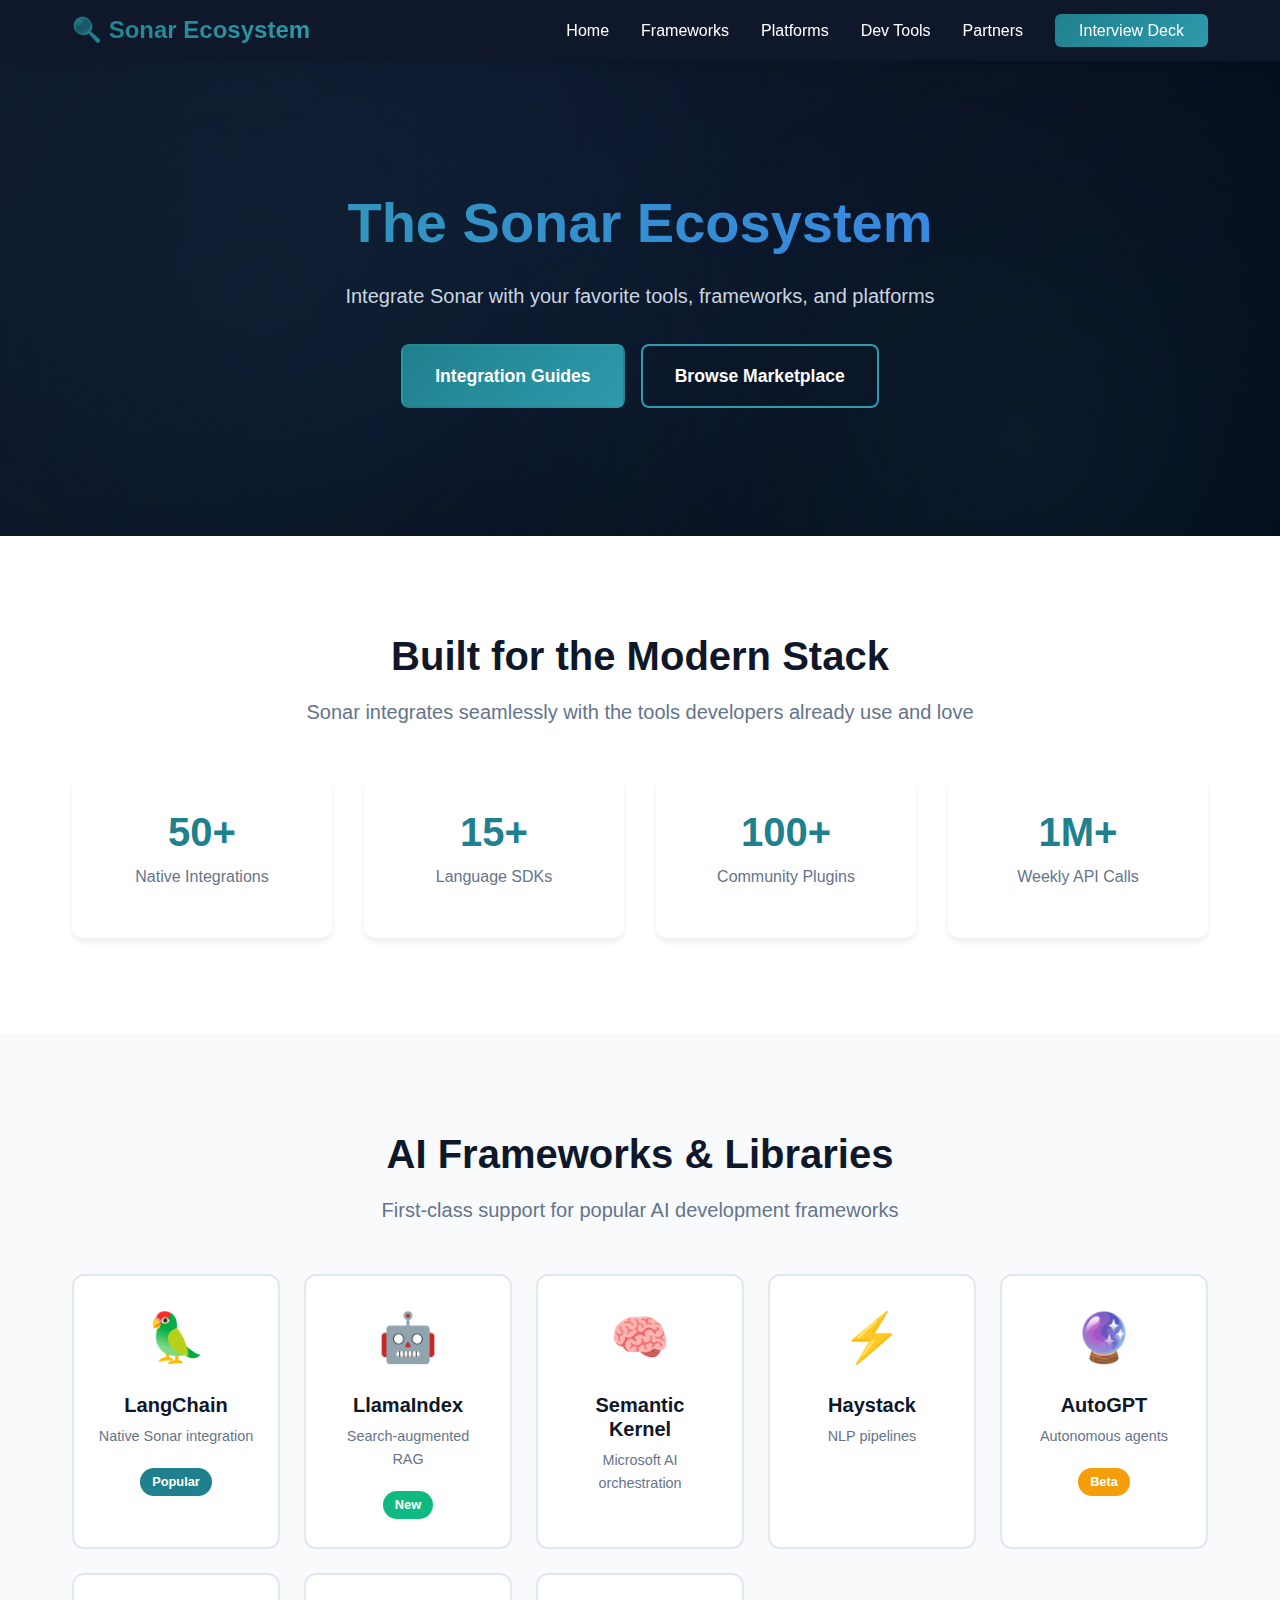
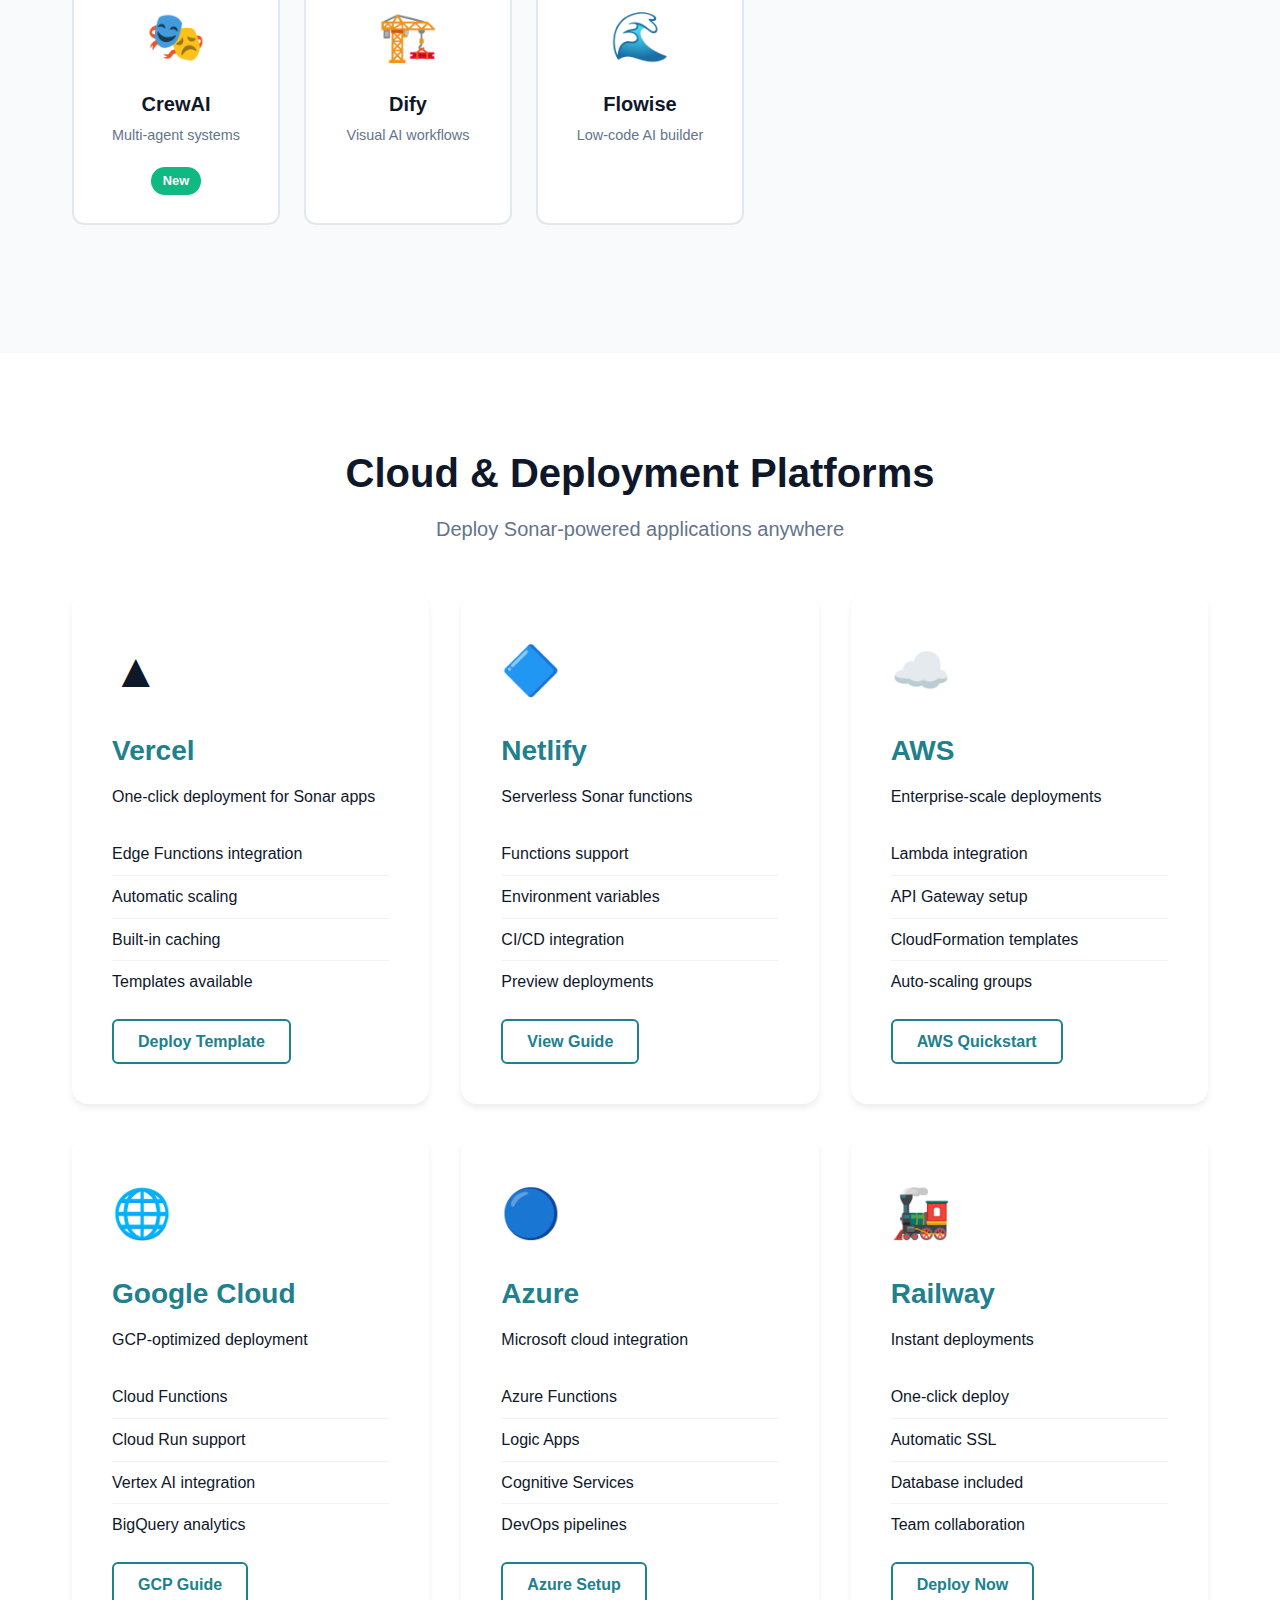
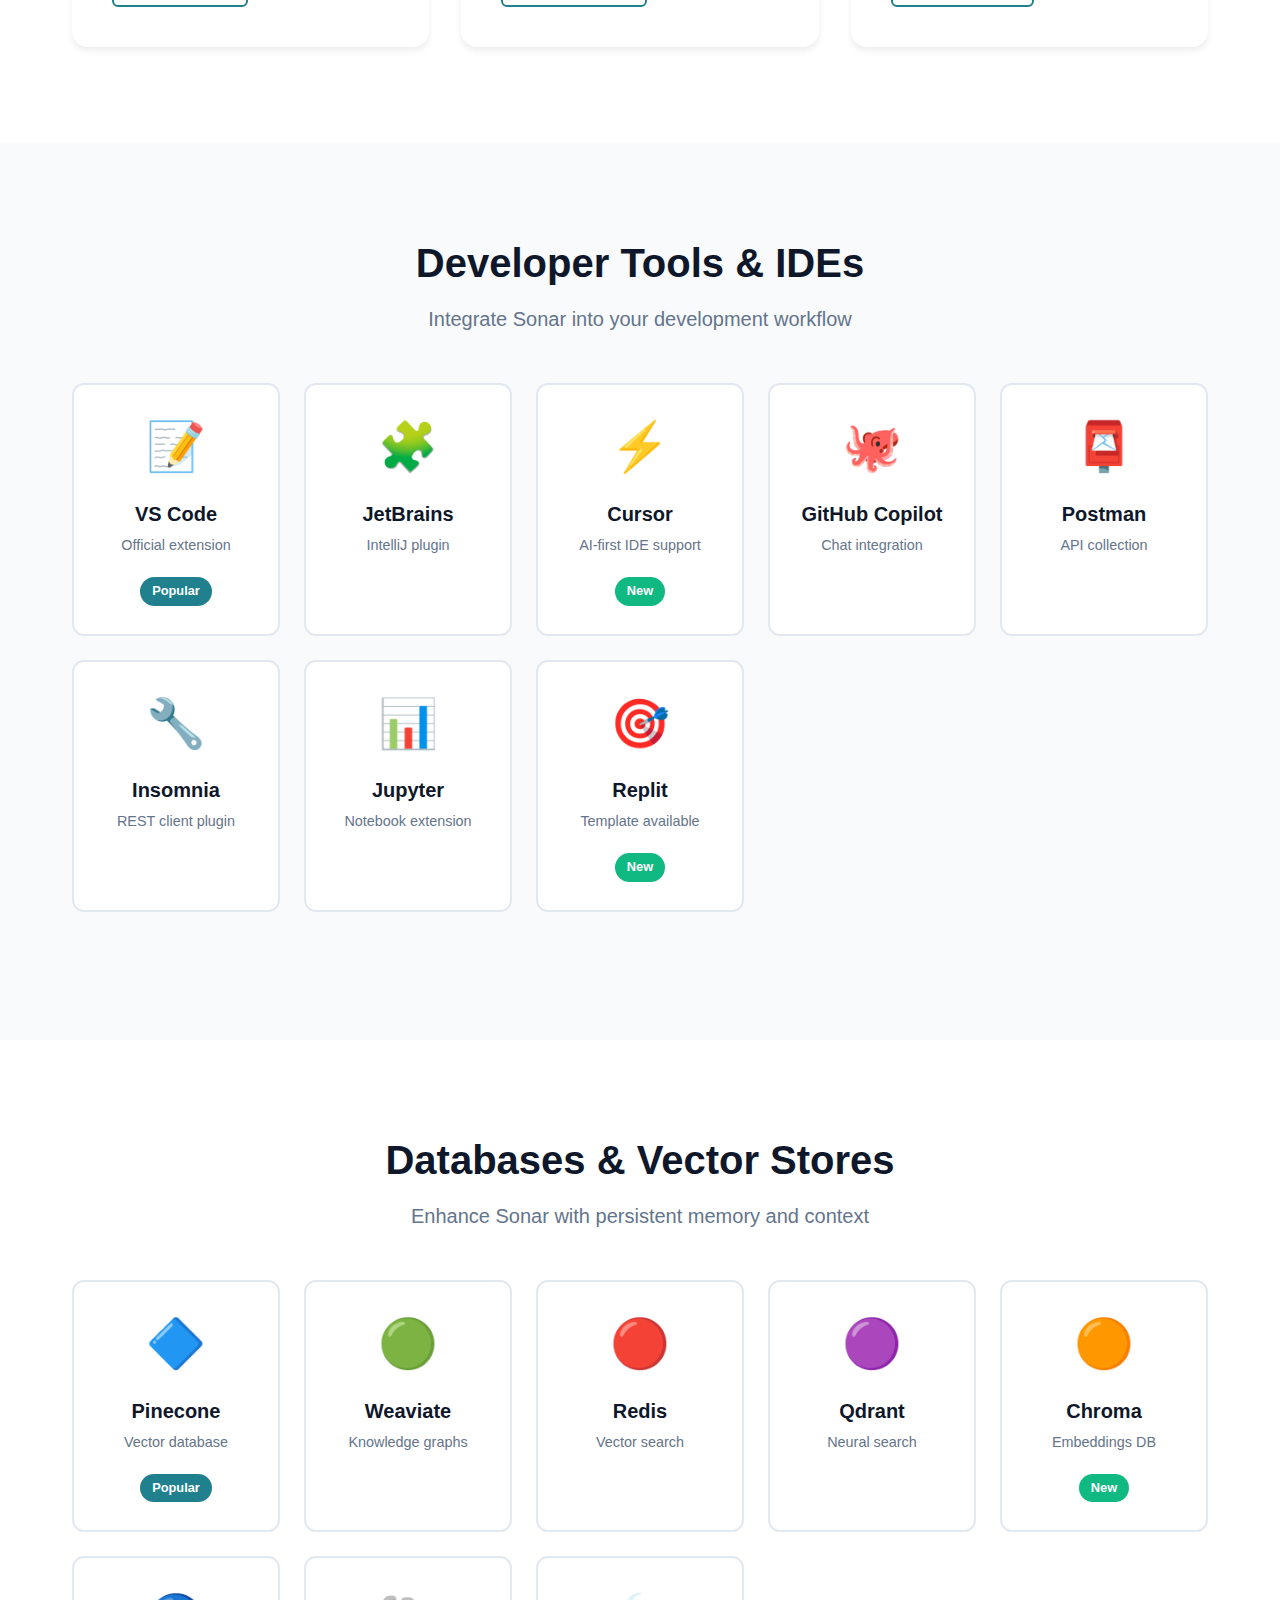
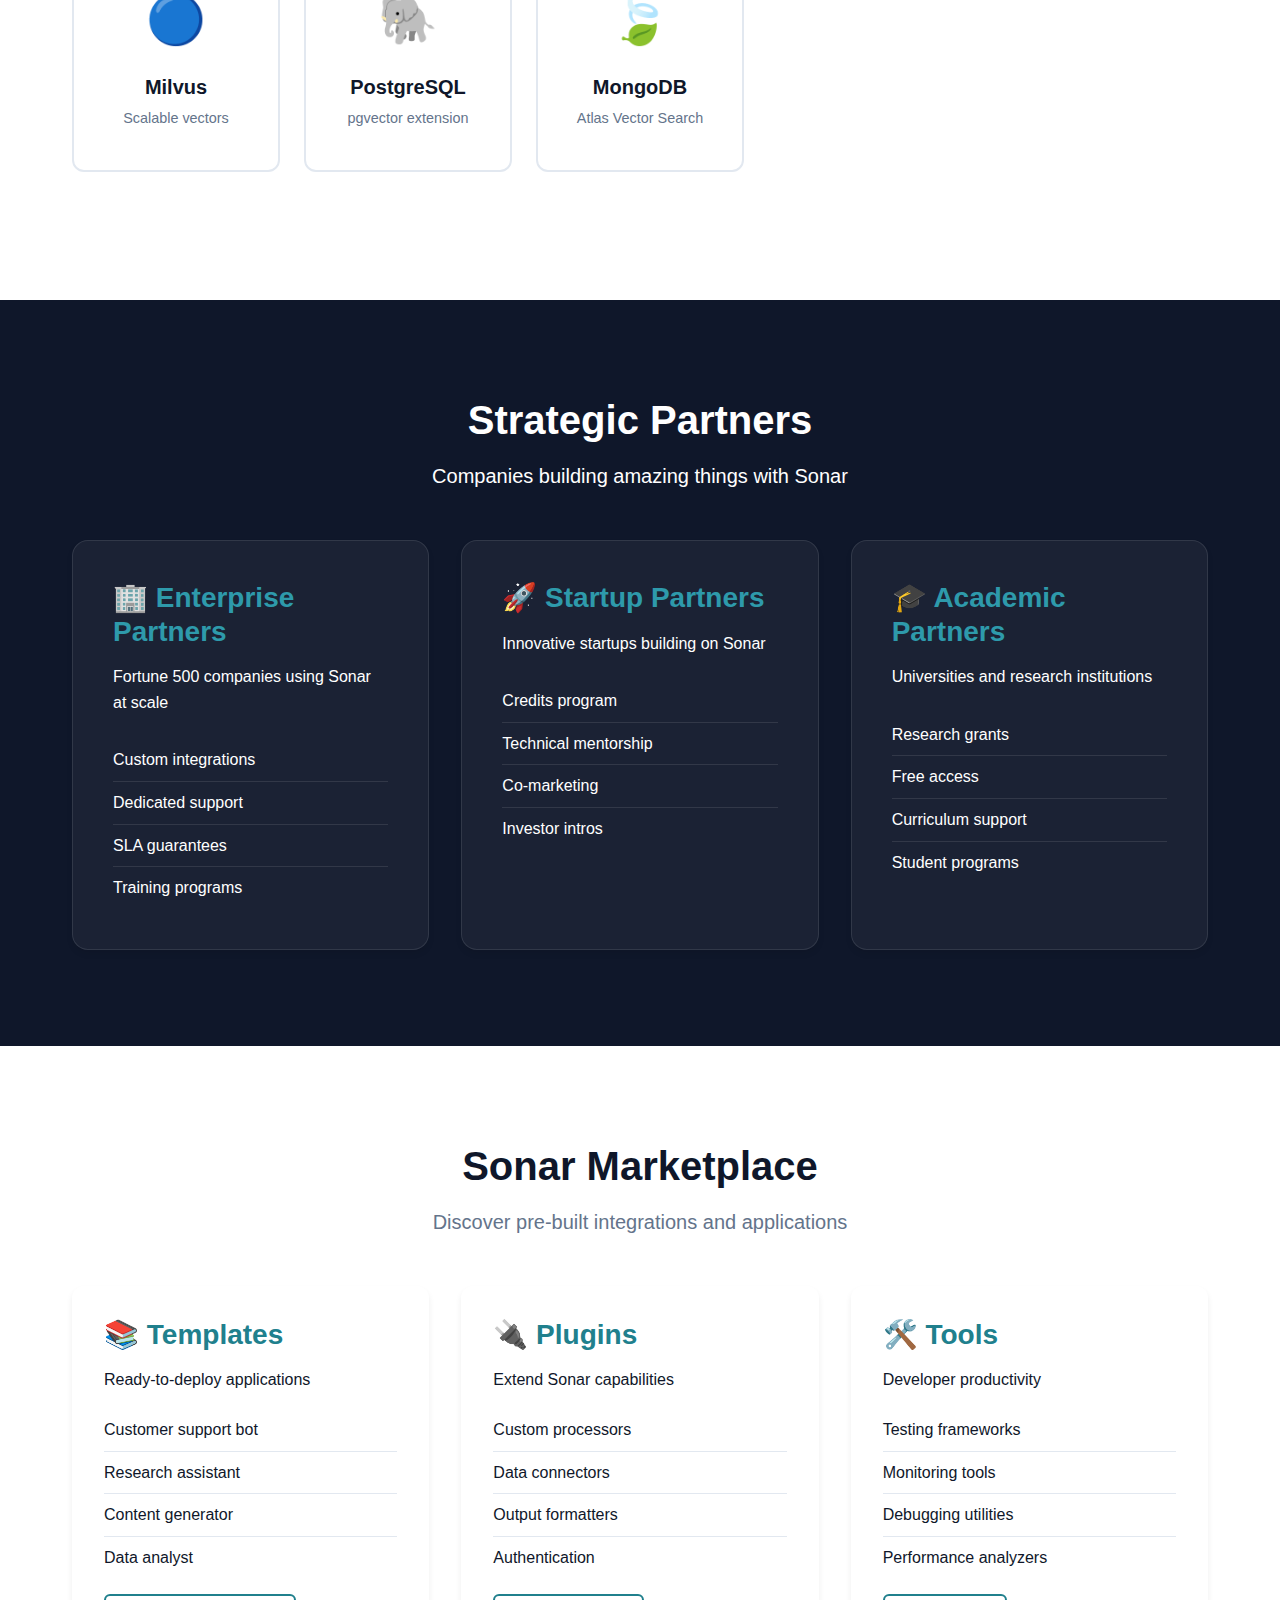
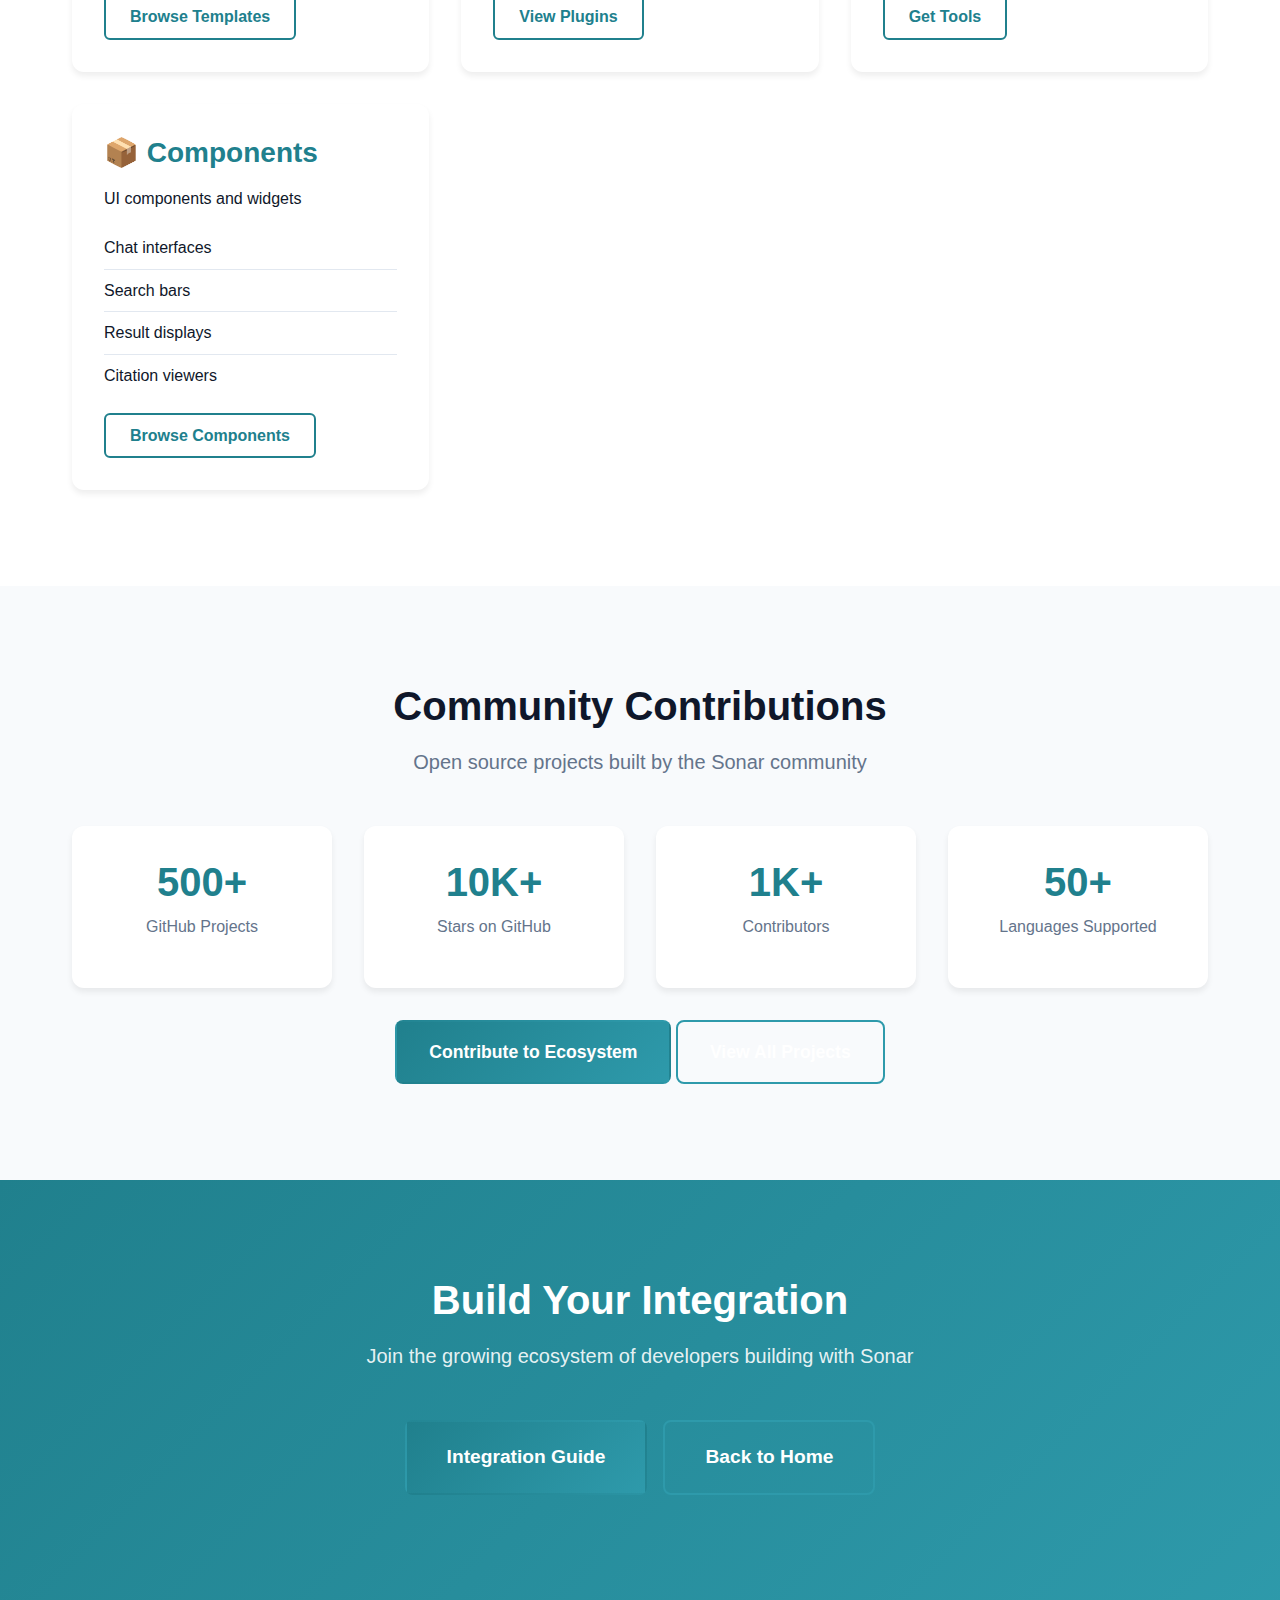
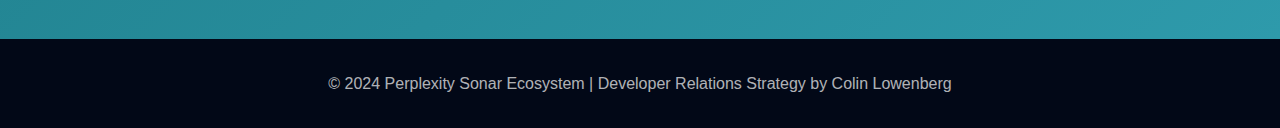
<file: ecosystem.html>
<!DOCTYPE html>
<html lang="en">
<head>
    <meta charset="UTF-8">
    <meta name="viewport" content="width=device-width, initial-scale=1.0">
    <title>Sonar Ecosystem - Integrations & Partners | Perplexity</title>
    <link rel="stylesheet" href="assets/css/style.css">
    <style>
        .integration-grid {
            display: grid;
            grid-template-columns: repeat(auto-fit, minmax(200px, 1fr));
            gap: 1.5rem;
            margin: 2rem 0;
        }
        .integration-card {
            background: white;
            border: 2px solid var(--border-color);
            border-radius: 12px;
            padding: 1.5rem;
            text-align: center;
            transition: all 0.3s ease;
            cursor: pointer;
        }
        .integration-card:hover {
            transform: translateY(-5px);
            border-color: var(--primary-color);
            box-shadow: 0 10px 20px rgba(0, 0, 0, 0.1);
        }
        .integration-icon {
            font-size: 3rem;
            margin-bottom: 1rem;
        }
        .integration-card h4 {
            margin-bottom: 0.5rem;
            color: var(--text-dark);
        }
        .integration-card p {
            font-size: 0.9rem;
            color: var(--text-gray);
        }
        .badge {
            display: inline-block;
            padding: 0.25rem 0.75rem;
            border-radius: 20px;
            font-size: 0.8rem;
            font-weight: 600;
            margin: 0.25rem;
        }
        .badge-new {
            background: var(--success-color);
            color: white;
        }
        .badge-popular {
            background: var(--primary-color);
            color: white;
        }
        .badge-beta {
            background: var(--warning-color);
            color: white;
        }
        .partner-logo {
            height: 60px;
            object-fit: contain;
            margin-bottom: 1rem;
        }
    </style>
</head>
<body>
    <header>
        <nav>
            <div class="logo">
                <h1>🔍 Sonar Ecosystem</h1>
            </div>
            <ul class="nav-links">
                <li><a href="index.html">Home</a></li>
                <li><a href="#frameworks">Frameworks</a></li>
                <li><a href="#platforms">Platforms</a></li>
                <li><a href="#tools">Dev Tools</a></li>
                <li><a href="#partners">Partners</a></li>
                <li><a href="presentation.html" class="cta-btn">Interview Deck</a></li>
            </ul>
        </nav>
    </header>

    <section class="hero">
        <div class="hero-content">
            <h1>The Sonar Ecosystem</h1>
            <p>Integrate Sonar with your favorite tools, frameworks, and platforms</p>
            <div class="hero-buttons">
                <a href="#quickstart" class="btn btn-primary">Integration Guides</a>
                <a href="#marketplace" class="btn btn-secondary">Browse Marketplace</a>
            </div>
        </div>
    </section>

    <section id="overview" class="section">
        <div class="container">
            <h2>Built for the Modern Stack</h2>
            <p class="lead">Sonar integrates seamlessly with the tools developers already use and love</p>

            <div class="stats">
                <div class="stat-card">
                    <h3>50+</h3>
                    <p>Native Integrations</p>
                </div>
                <div class="stat-card">
                    <h3>15+</h3>
                    <p>Language SDKs</p>
                </div>
                <div class="stat-card">
                    <h3>100+</h3>
                    <p>Community Plugins</p>
                </div>
                <div class="stat-card">
                    <h3>1M+</h3>
                    <p>Weekly API Calls</p>
                </div>
            </div>
        </div>
    </section>

    <section id="frameworks" class="section bg-light">
        <div class="container">
            <h2>AI Frameworks & Libraries</h2>
            <p class="lead">First-class support for popular AI development frameworks</p>

            <div class="integration-grid">
                <div class="integration-card">
                    <div class="integration-icon">🦜</div>
                    <h4>LangChain</h4>
                    <p>Native Sonar integration</p>
                    <span class="badge badge-popular">Popular</span>
                </div>

                <div class="integration-card">
                    <div class="integration-icon">🤖</div>
                    <h4>LlamaIndex</h4>
                    <p>Search-augmented RAG</p>
                    <span class="badge badge-new">New</span>
                </div>

                <div class="integration-card">
                    <div class="integration-icon">🧠</div>
                    <h4>Semantic Kernel</h4>
                    <p>Microsoft AI orchestration</p>
                </div>

                <div class="integration-card">
                    <div class="integration-icon">⚡</div>
                    <h4>Haystack</h4>
                    <p>NLP pipelines</p>
                </div>

                <div class="integration-card">
                    <div class="integration-icon">🔮</div>
                    <h4>AutoGPT</h4>
                    <p>Autonomous agents</p>
                    <span class="badge badge-beta">Beta</span>
                </div>

                <div class="integration-card">
                    <div class="integration-icon">🎭</div>
                    <h4>CrewAI</h4>
                    <p>Multi-agent systems</p>
                    <span class="badge badge-new">New</span>
                </div>

                <div class="integration-card">
                    <div class="integration-icon">🏗️</div>
                    <h4>Dify</h4>
                    <p>Visual AI workflows</p>
                </div>

                <div class="integration-card">
                    <div class="integration-icon">🌊</div>
                    <h4>Flowise</h4>
                    <p>Low-code AI builder</p>
                </div>
            </div>
        </div>
    </section>

    <section id="platforms" class="section">
        <div class="container">
            <h2>Cloud & Deployment Platforms</h2>
            <p class="lead">Deploy Sonar-powered applications anywhere</p>

            <div class="programs-grid">
                <div class="program-card">
                    <div class="program-icon">▲</div>
                    <h3>Vercel</h3>
                    <p>One-click deployment for Sonar apps</p>
                    <ul class="program-features">
                        <li>Edge Functions integration</li>
                        <li>Automatic scaling</li>
                        <li>Built-in caching</li>
                        <li>Templates available</li>
                    </ul>
                    <a href="#" class="btn-outline">Deploy Template</a>
                </div>

                <div class="program-card">
                    <div class="program-icon">🔷</div>
                    <h3>Netlify</h3>
                    <p>Serverless Sonar functions</p>
                    <ul class="program-features">
                        <li>Functions support</li>
                        <li>Environment variables</li>
                        <li>CI/CD integration</li>
                        <li>Preview deployments</li>
                    </ul>
                    <a href="#" class="btn-outline">View Guide</a>
                </div>

                <div class="program-card">
                    <div class="program-icon">☁️</div>
                    <h3>AWS</h3>
                    <p>Enterprise-scale deployments</p>
                    <ul class="program-features">
                        <li>Lambda integration</li>
                        <li>API Gateway setup</li>
                        <li>CloudFormation templates</li>
                        <li>Auto-scaling groups</li>
                    </ul>
                    <a href="#" class="btn-outline">AWS Quickstart</a>
                </div>

                <div class="program-card">
                    <div class="program-icon">🌐</div>
                    <h3>Google Cloud</h3>
                    <p>GCP-optimized deployment</p>
                    <ul class="program-features">
                        <li>Cloud Functions</li>
                        <li>Cloud Run support</li>
                        <li>Vertex AI integration</li>
                        <li>BigQuery analytics</li>
                    </ul>
                    <a href="#" class="btn-outline">GCP Guide</a>
                </div>

                <div class="program-card">
                    <div class="program-icon">🔵</div>
                    <h3>Azure</h3>
                    <p>Microsoft cloud integration</p>
                    <ul class="program-features">
                        <li>Azure Functions</li>
                        <li>Logic Apps</li>
                        <li>Cognitive Services</li>
                        <li>DevOps pipelines</li>
                    </ul>
                    <a href="#" class="btn-outline">Azure Setup</a>
                </div>

                <div class="program-card">
                    <div class="program-icon">🚂</div>
                    <h3>Railway</h3>
                    <p>Instant deployments</p>
                    <ul class="program-features">
                        <li>One-click deploy</li>
                        <li>Automatic SSL</li>
                        <li>Database included</li>
                        <li>Team collaboration</li>
                    </ul>
                    <a href="#" class="btn-outline">Deploy Now</a>
                </div>
            </div>
        </div>
    </section>

    <section id="tools" class="section bg-light">
        <div class="container">
            <h2>Developer Tools & IDEs</h2>
            <p class="lead">Integrate Sonar into your development workflow</p>

            <div class="integration-grid">
                <div class="integration-card">
                    <div class="integration-icon">📝</div>
                    <h4>VS Code</h4>
                    <p>Official extension</p>
                    <span class="badge badge-popular">Popular</span>
                </div>

                <div class="integration-card">
                    <div class="integration-icon">🧩</div>
                    <h4>JetBrains</h4>
                    <p>IntelliJ plugin</p>
                </div>

                <div class="integration-card">
                    <div class="integration-icon">⚡</div>
                    <h4>Cursor</h4>
                    <p>AI-first IDE support</p>
                    <span class="badge badge-new">New</span>
                </div>

                <div class="integration-card">
                    <div class="integration-icon">🐙</div>
                    <h4>GitHub Copilot</h4>
                    <p>Chat integration</p>
                </div>

                <div class="integration-card">
                    <div class="integration-icon">📮</div>
                    <h4>Postman</h4>
                    <p>API collection</p>
                </div>

                <div class="integration-card">
                    <div class="integration-icon">🔧</div>
                    <h4>Insomnia</h4>
                    <p>REST client plugin</p>
                </div>

                <div class="integration-card">
                    <div class="integration-icon">📊</div>
                    <h4>Jupyter</h4>
                    <p>Notebook extension</p>
                </div>

                <div class="integration-card">
                    <div class="integration-icon">🎯</div>
                    <h4>Replit</h4>
                    <p>Template available</p>
                    <span class="badge badge-new">New</span>
                </div>
            </div>
        </div>
    </section>

    <section id="databases" class="section">
        <div class="container">
            <h2>Databases & Vector Stores</h2>
            <p class="lead">Enhance Sonar with persistent memory and context</p>

            <div class="integration-grid">
                <div class="integration-card">
                    <div class="integration-icon">🔷</div>
                    <h4>Pinecone</h4>
                    <p>Vector database</p>
                    <span class="badge badge-popular">Popular</span>
                </div>

                <div class="integration-card">
                    <div class="integration-icon">🟢</div>
                    <h4>Weaviate</h4>
                    <p>Knowledge graphs</p>
                </div>

                <div class="integration-card">
                    <div class="integration-icon">🔴</div>
                    <h4>Redis</h4>
                    <p>Vector search</p>
                </div>

                <div class="integration-card">
                    <div class="integration-icon">🟣</div>
                    <h4>Qdrant</h4>
                    <p>Neural search</p>
                </div>

                <div class="integration-card">
                    <div class="integration-icon">🟠</div>
                    <h4>Chroma</h4>
                    <p>Embeddings DB</p>
                    <span class="badge badge-new">New</span>
                </div>

                <div class="integration-card">
                    <div class="integration-icon">🔵</div>
                    <h4>Milvus</h4>
                    <p>Scalable vectors</p>
                </div>

                <div class="integration-card">
                    <div class="integration-icon">🐘</div>
                    <h4>PostgreSQL</h4>
                    <p>pgvector extension</p>
                </div>

                <div class="integration-card">
                    <div class="integration-icon">🍃</div>
                    <h4>MongoDB</h4>
                    <p>Atlas Vector Search</p>
                </div>
            </div>
        </div>
    </section>

    <section id="partners" class="section bg-dark">
        <div class="container">
            <h2>Strategic Partners</h2>
            <p class="lead">Companies building amazing things with Sonar</p>

            <div class="programs-grid">
                <div class="program-card">
                    <h3>🏢 Enterprise Partners</h3>
                    <p>Fortune 500 companies using Sonar at scale</p>
                    <ul class="program-features">
                        <li>Custom integrations</li>
                        <li>Dedicated support</li>
                        <li>SLA guarantees</li>
                        <li>Training programs</li>
                    </ul>
                </div>

                <div class="program-card">
                    <h3>🚀 Startup Partners</h3>
                    <p>Innovative startups building on Sonar</p>
                    <ul class="program-features">
                        <li>Credits program</li>
                        <li>Technical mentorship</li>
                        <li>Co-marketing</li>
                        <li>Investor intros</li>
                    </ul>
                </div>

                <div class="program-card">
                    <h3>🎓 Academic Partners</h3>
                    <p>Universities and research institutions</p>
                    <ul class="program-features">
                        <li>Research grants</li>
                        <li>Free access</li>
                        <li>Curriculum support</li>
                        <li>Student programs</li>
                    </ul>
                </div>
            </div>
        </div>
    </section>

    <section id="marketplace" class="section">
        <div class="container">
            <h2>Sonar Marketplace</h2>
            <p class="lead">Discover pre-built integrations and applications</p>

            <div class="content-grid">
                <div class="content-card">
                    <h3>📚 Templates</h3>
                    <p>Ready-to-deploy applications</p>
                    <ul>
                        <li>Customer support bot</li>
                        <li>Research assistant</li>
                        <li>Content generator</li>
                        <li>Data analyst</li>
                    </ul>
                    <a href="#" class="btn-outline">Browse Templates</a>
                </div>

                <div class="content-card">
                    <h3>🔌 Plugins</h3>
                    <p>Extend Sonar capabilities</p>
                    <ul>
                        <li>Custom processors</li>
                        <li>Data connectors</li>
                        <li>Output formatters</li>
                        <li>Authentication</li>
                    </ul>
                    <a href="#" class="btn-outline">View Plugins</a>
                </div>

                <div class="content-card">
                    <h3>🛠️ Tools</h3>
                    <p>Developer productivity</p>
                    <ul>
                        <li>Testing frameworks</li>
                        <li>Monitoring tools</li>
                        <li>Debugging utilities</li>
                        <li>Performance analyzers</li>
                    </ul>
                    <a href="#" class="btn-outline">Get Tools</a>
                </div>

                <div class="content-card">
                    <h3>📦 Components</h3>
                    <p>UI components and widgets</p>
                    <ul>
                        <li>Chat interfaces</li>
                        <li>Search bars</li>
                        <li>Result displays</li>
                        <li>Citation viewers</li>
                    </ul>
                    <a href="#" class="btn-outline">Browse Components</a>
                </div>
            </div>
        </div>
    </section>

    <section id="community" class="section bg-light">
        <div class="container">
            <h2>Community Contributions</h2>
            <p class="lead">Open source projects built by the Sonar community</p>

            <div class="stats">
                <div class="stat-card">
                    <h3>500+</h3>
                    <p>GitHub Projects</p>
                </div>
                <div class="stat-card">
                    <h3>10K+</h3>
                    <p>Stars on GitHub</p>
                </div>
                <div class="stat-card">
                    <h3>1K+</h3>
                    <p>Contributors</p>
                </div>
                <div class="stat-card">
                    <h3>50+</h3>
                    <p>Languages Supported</p>
                </div>
            </div>

            <div style="text-align: center; margin-top: 2rem;">
                <a href="#" class="btn btn-primary">Contribute to Ecosystem</a>
                <a href="#" class="btn btn-secondary">View All Projects</a>
            </div>
        </div>
    </section>

    <section class="cta-section">
        <div class="container">
            <h2>Build Your Integration</h2>
            <p class="lead">Join the growing ecosystem of developers building with Sonar</p>
            <div class="cta-buttons">
                <a href="#" class="btn btn-primary btn-large">Integration Guide</a>
                <a href="index.html" class="btn btn-secondary btn-large">Back to Home</a>
            </div>
        </div>
    </section>

    <footer>
        <div class="container">
            <div class="footer-content">
                <p>&copy; 2024 Perplexity Sonar Ecosystem | Developer Relations Strategy by Colin Lowenberg</p>
            </div>
        </div>
    </footer>
</body>
</html>
</file>
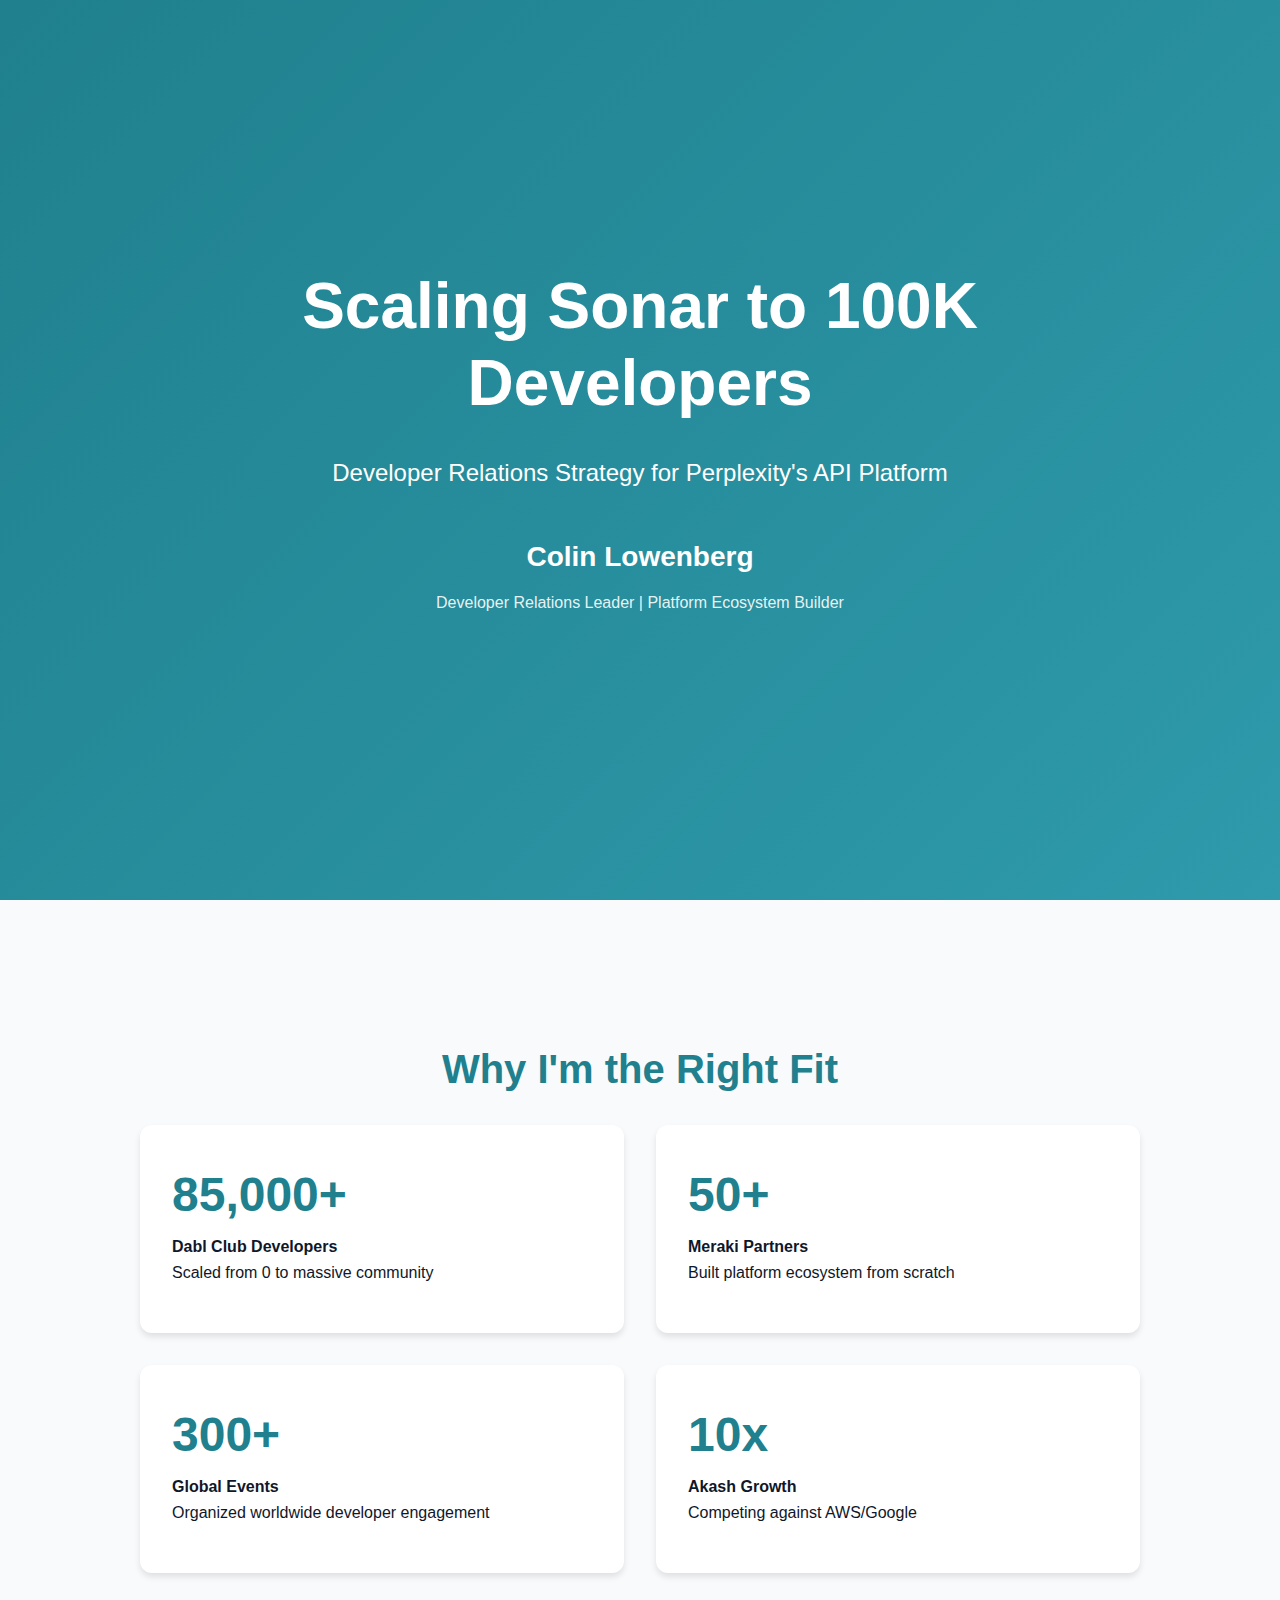
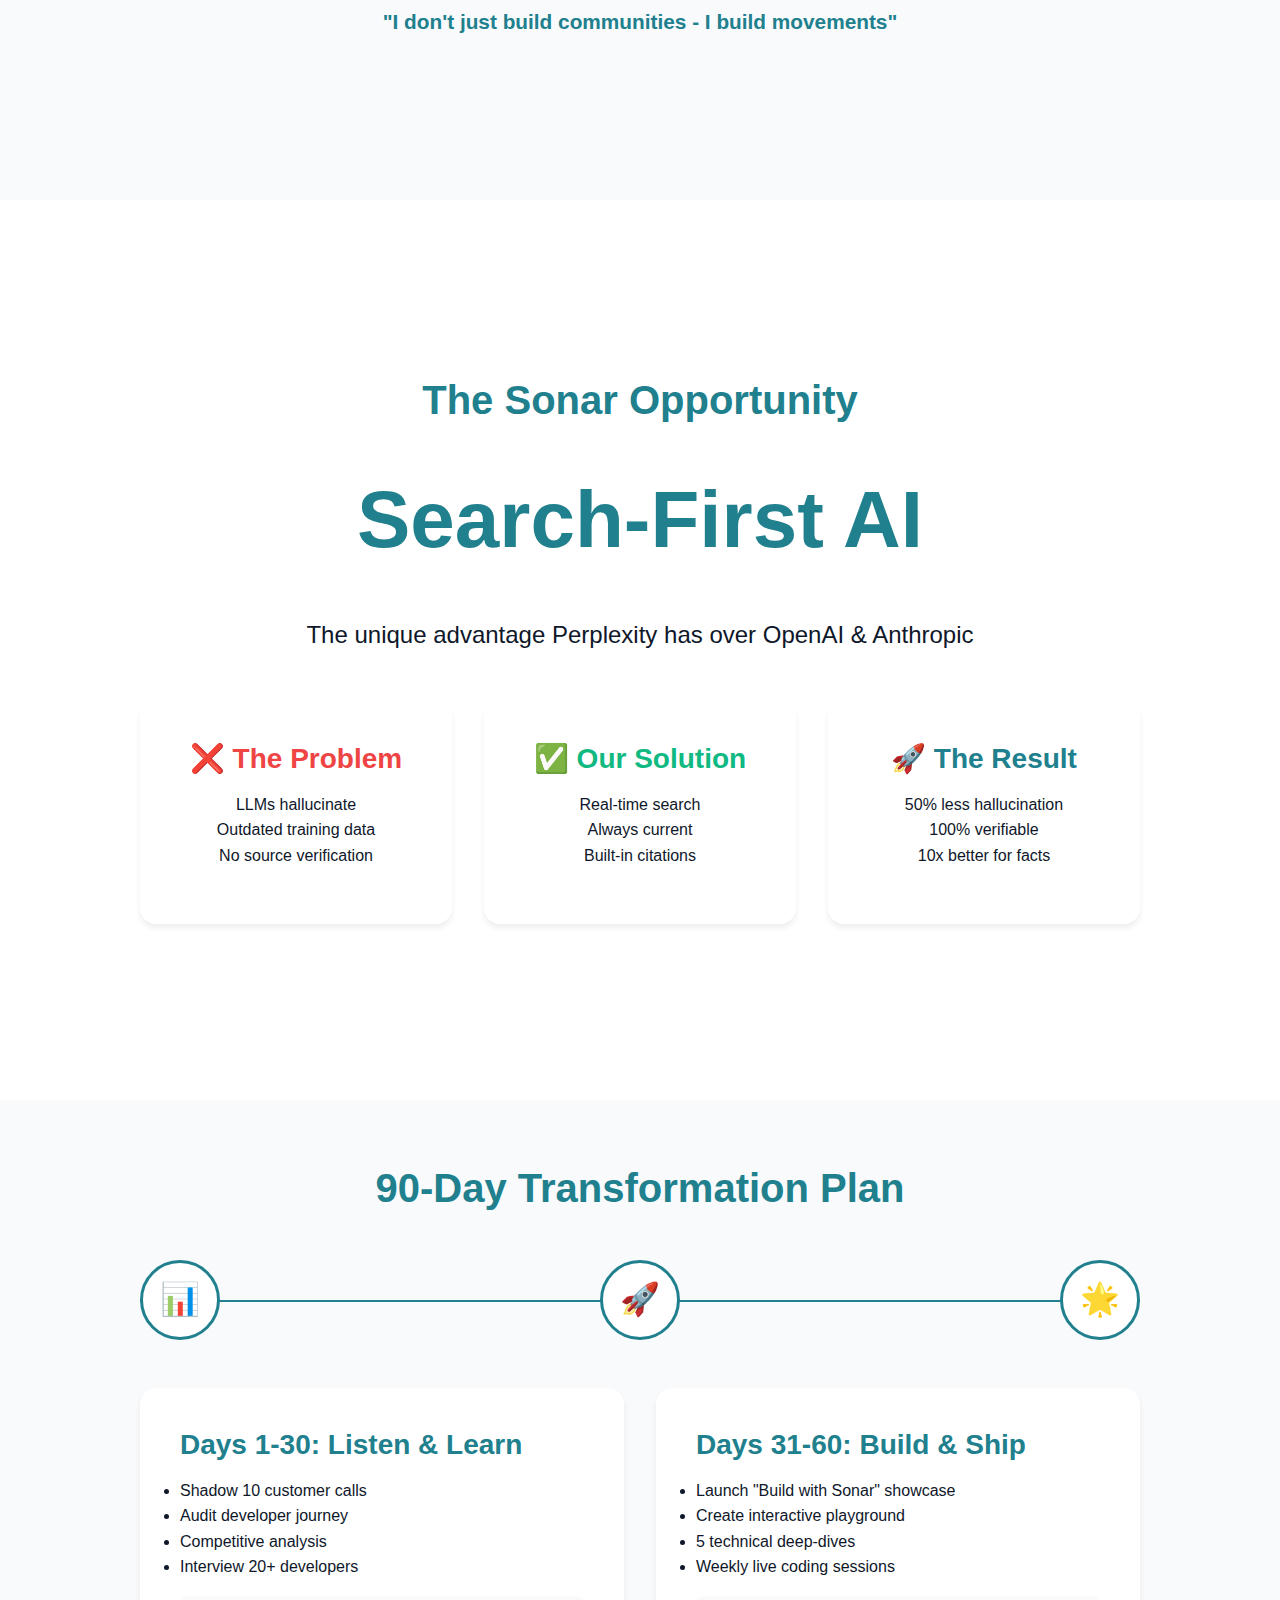
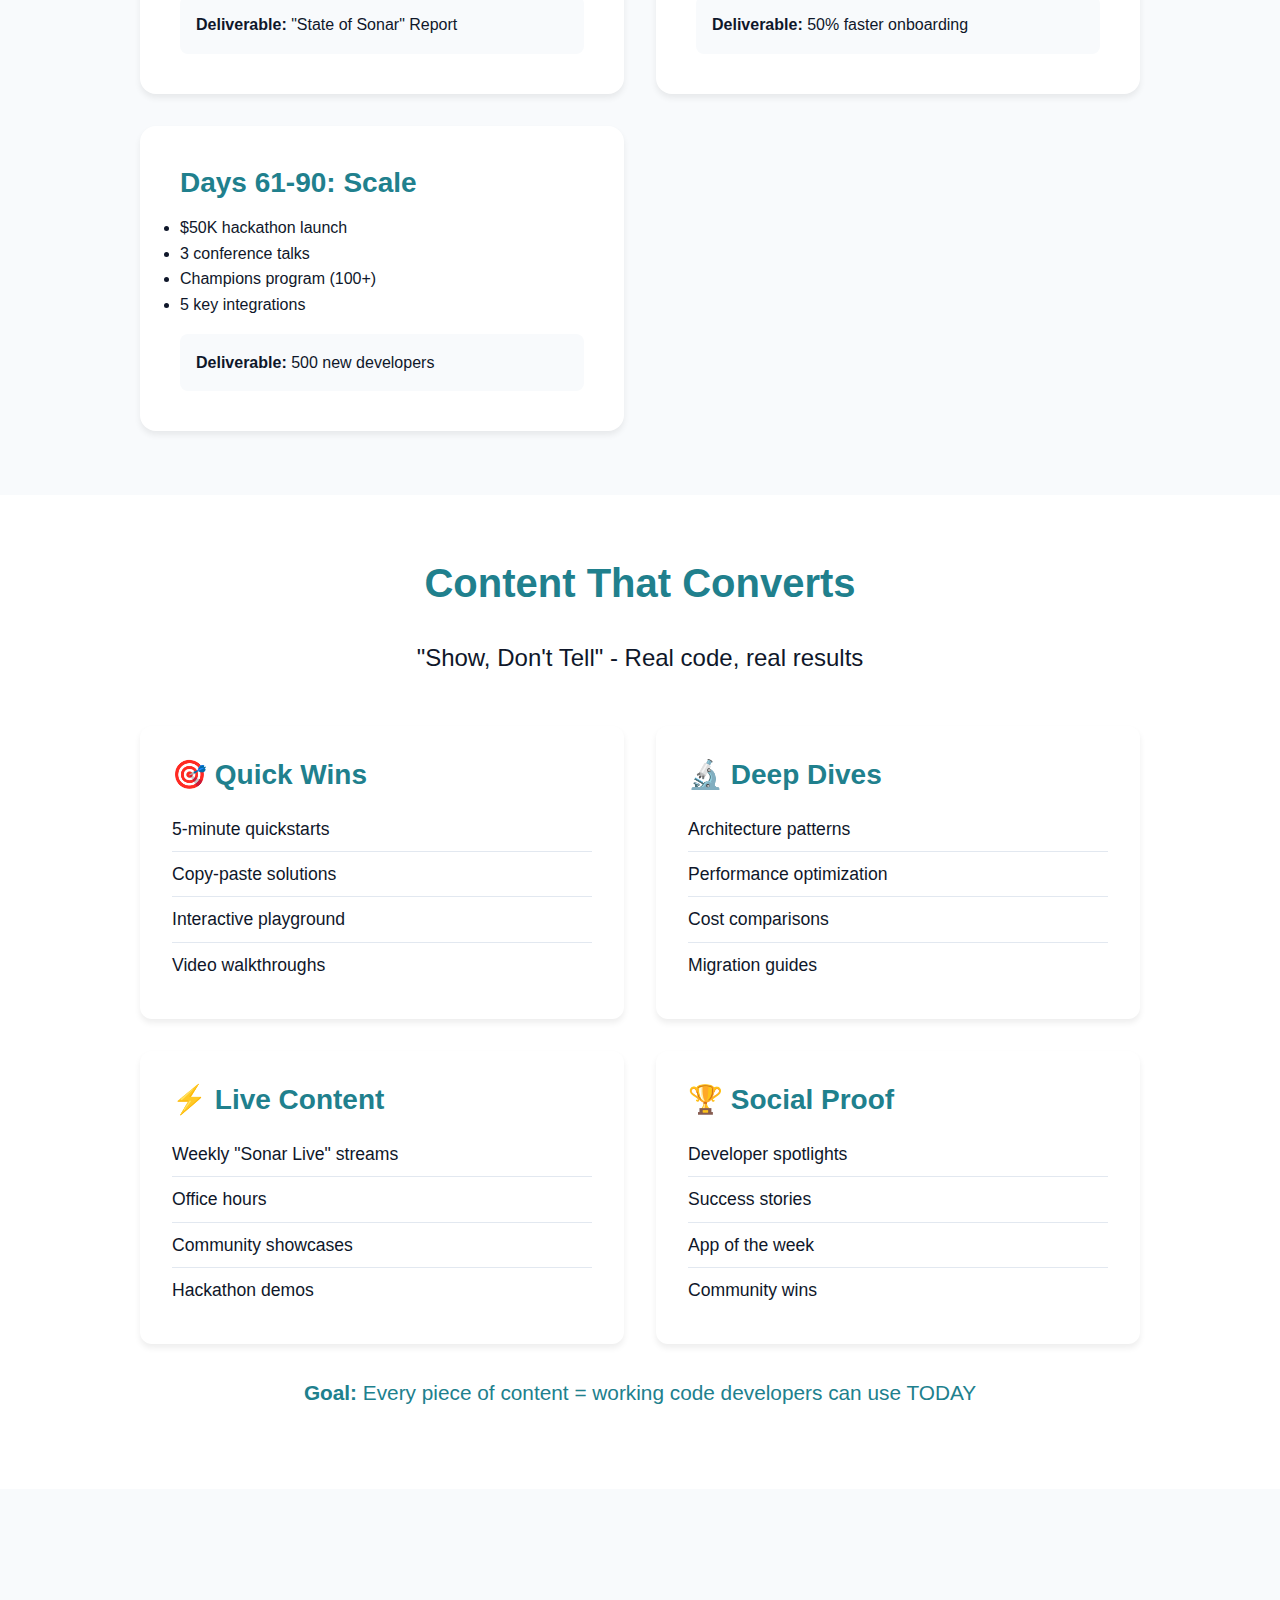
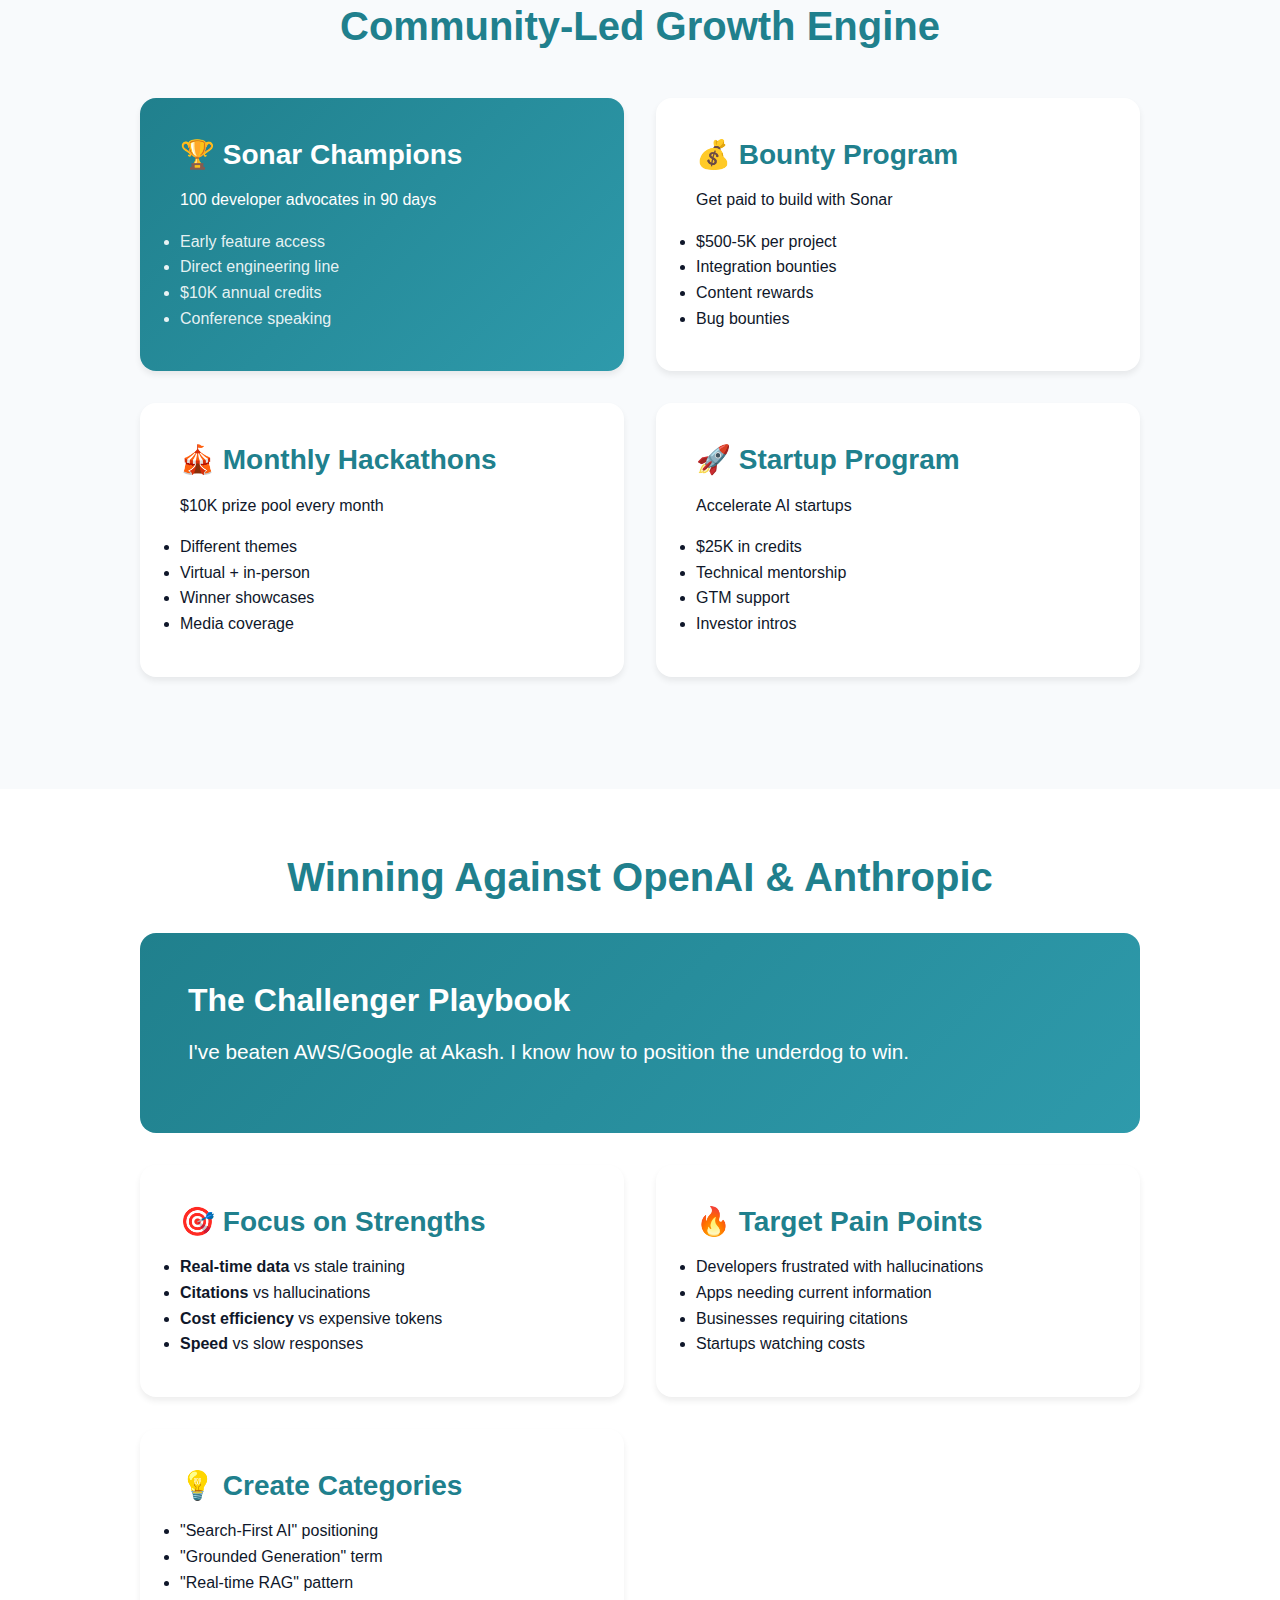
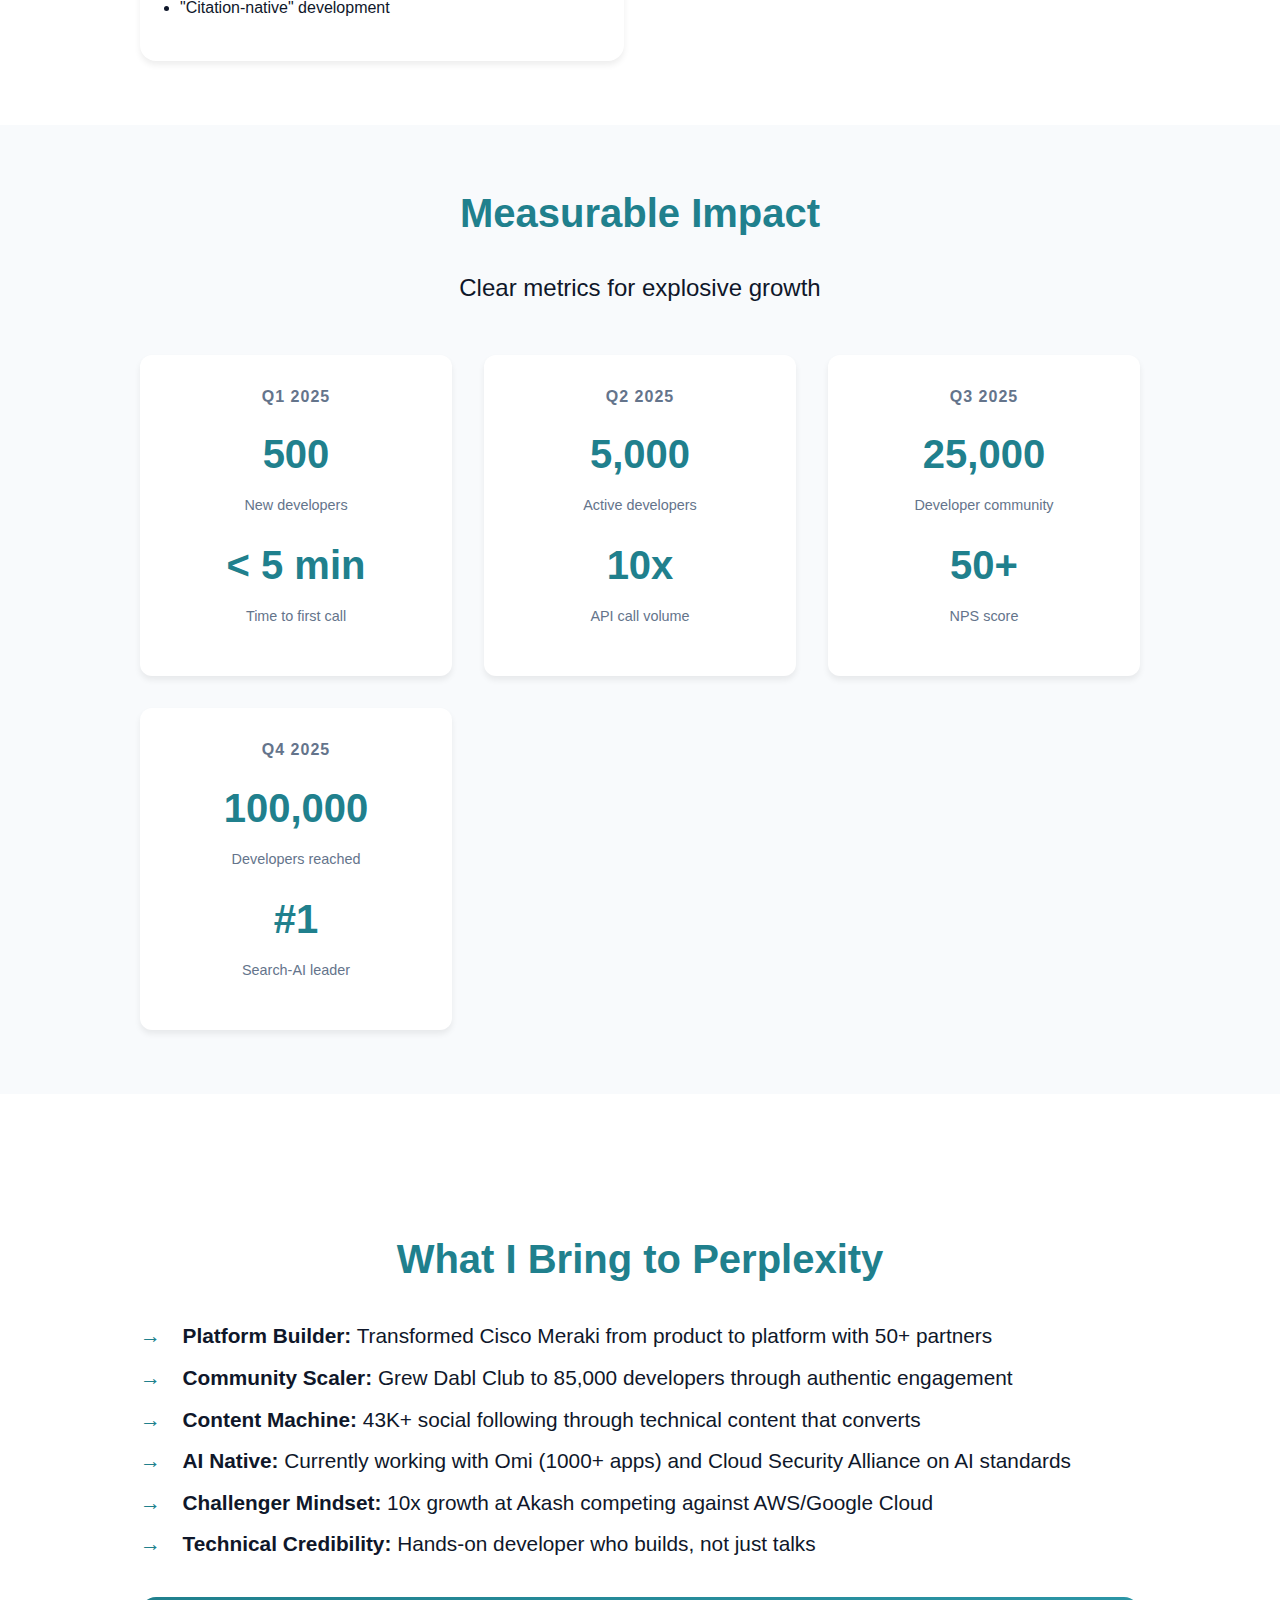
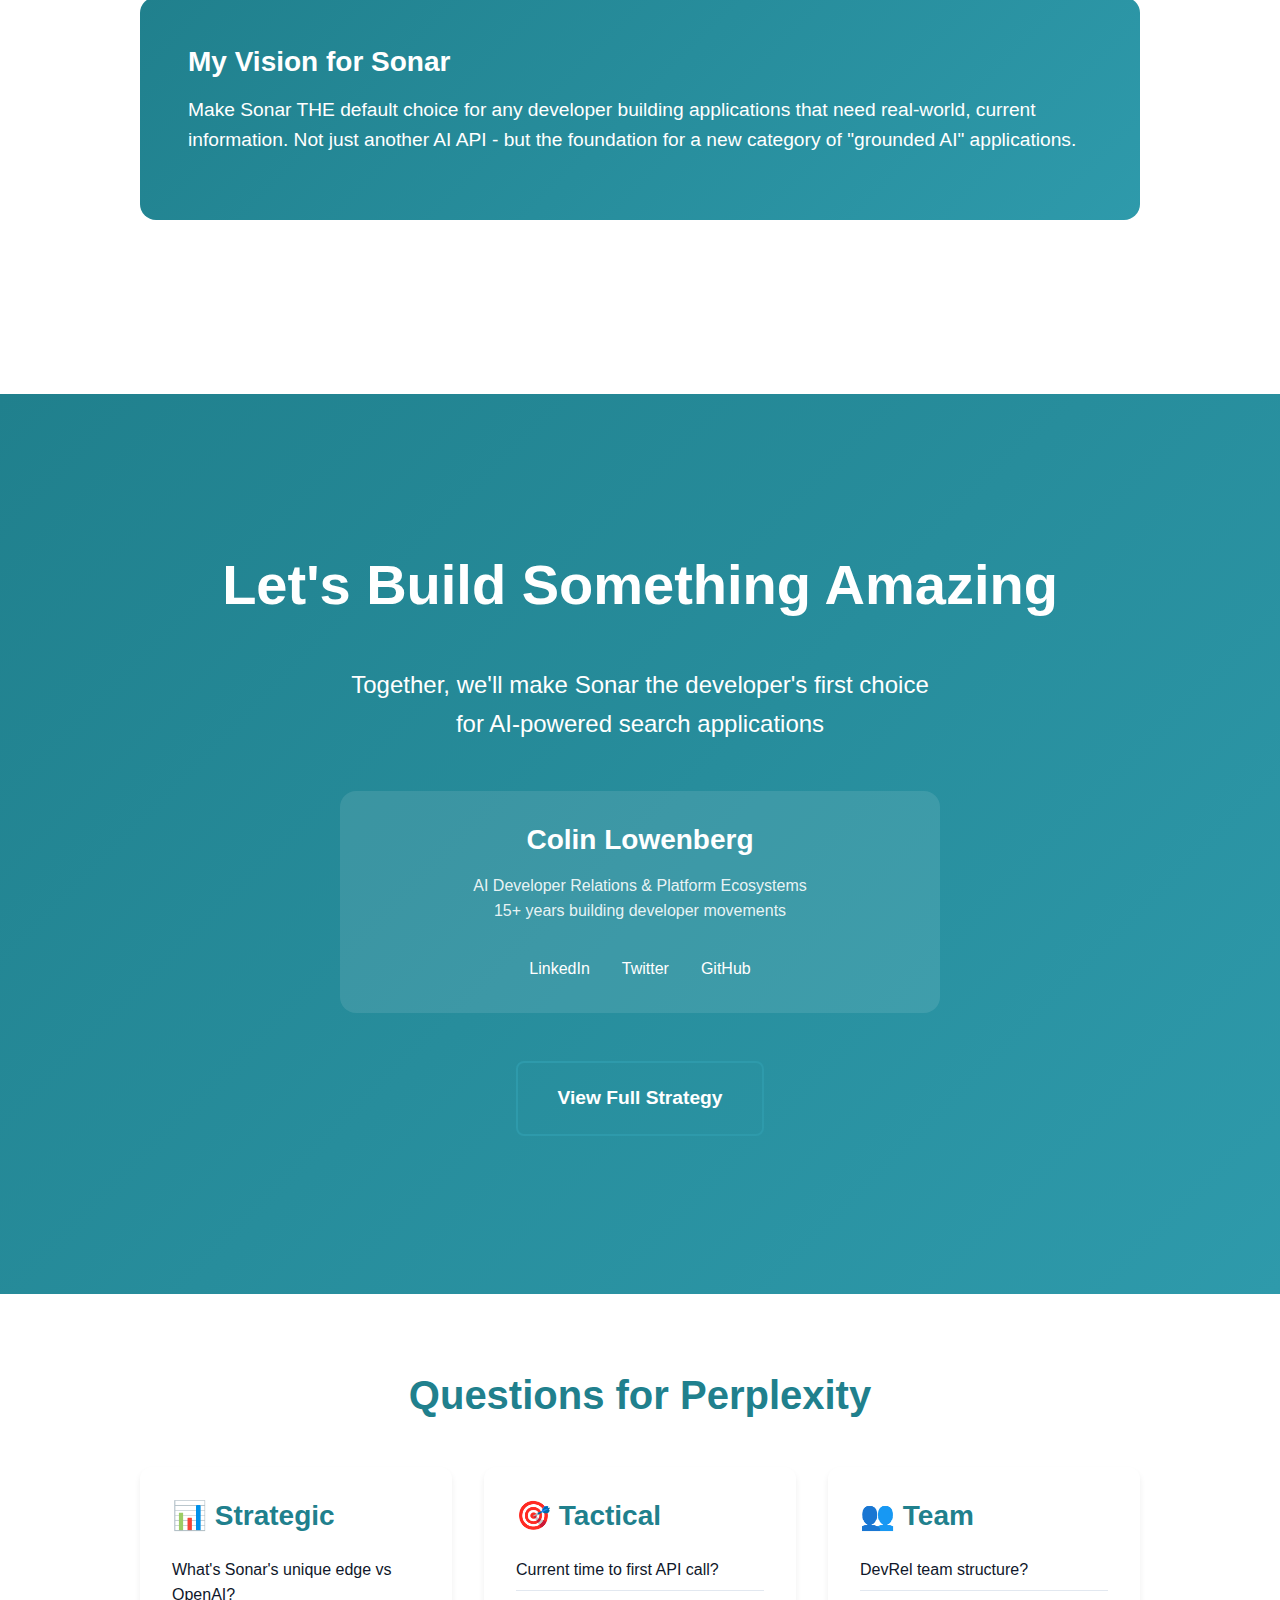
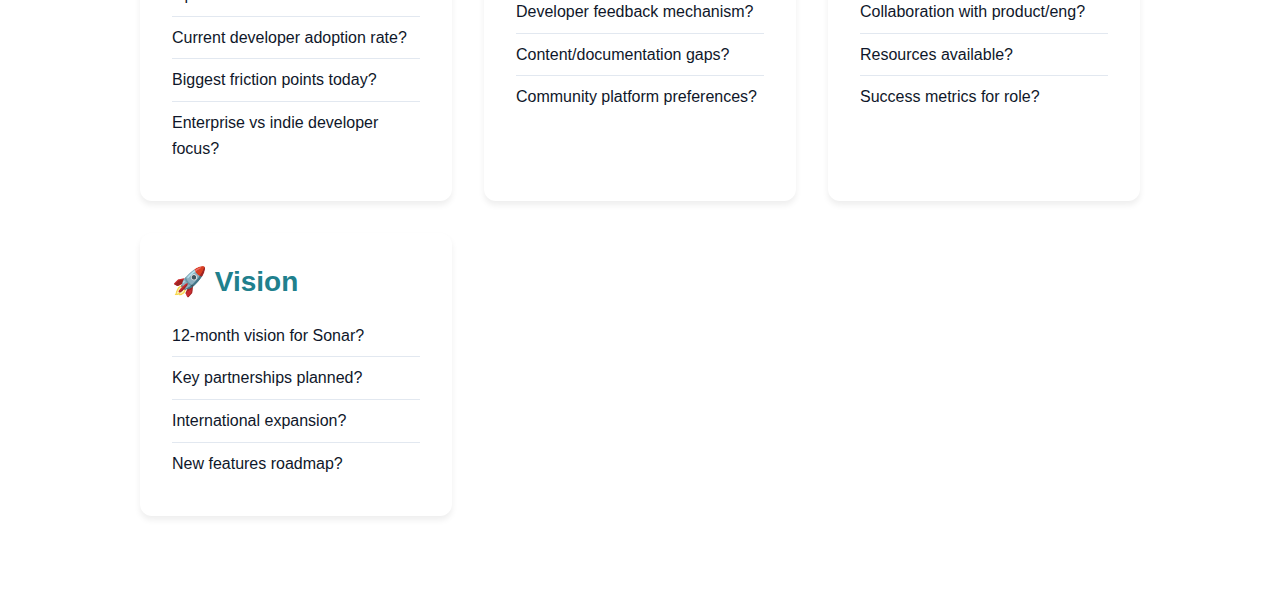
<file: presentation.html>
<!DOCTYPE html>
<html lang="en">
<head>
    <meta charset="UTF-8">
    <meta name="viewport" content="width=device-width, initial-scale=1.0">
    <title>Colin Lowenberg - Perplexity DevRel Manager Interview</title>
    <link rel="stylesheet" href="assets/css/style.css">
    <style>
        .slide {
            min-height: 100vh;
            padding: 4rem 2rem;
            display: flex;
            align-items: center;
            justify-content: center;
        }
        .slide:nth-child(even) {
            background: var(--light-bg);
        }
        .slide-content {
            max-width: 1000px;
            width: 100%;
        }
        .slide h1 {
            font-size: 3.5rem;
            margin-bottom: 2rem;
            text-align: center;
        }
        .slide h2 {
            font-size: 2.5rem;
            margin-bottom: 2rem;
            text-align: center;
            color: var(--primary-color);
        }
        .big-stat {
            font-size: 5rem;
            font-weight: bold;
            color: var(--primary-color);
            text-align: center;
            margin: 2rem 0;
        }
        .timeline-visual {
            display: flex;
            justify-content: space-between;
            margin: 3rem 0;
            position: relative;
        }
        .timeline-visual::before {
            content: '';
            position: absolute;
            top: 50%;
            left: 0;
            right: 0;
            height: 2px;
            background: var(--primary-color);
        }
        .timeline-node {
            background: white;
            border: 3px solid var(--primary-color);
            border-radius: 50%;
            width: 80px;
            height: 80px;
            display: flex;
            align-items: center;
            justify-content: center;
            font-size: 2rem;
            z-index: 1;
        }
        .achievement-list {
            font-size: 1.3rem;
            line-height: 2;
            list-style: none;
        }
        .achievement-list li:before {
            content: "→ ";
            color: var(--primary-color);
            font-weight: bold;
            margin-right: 1rem;
        }
        .impact-grid {
            display: grid;
            grid-template-columns: repeat(2, 1fr);
            gap: 2rem;
            margin: 2rem 0;
        }
        .impact-card {
            background: white;
            padding: 2rem;
            border-radius: 12px;
            box-shadow: 0 4px 6px rgba(0, 0, 0, 0.1);
        }
        .impact-number {
            font-size: 3rem;
            color: var(--primary-color);
            font-weight: bold;
        }
        .vision-box {
            background: var(--gradient-2);
            color: white;
            padding: 3rem;
            border-radius: 16px;
            margin: 2rem 0;
        }
        .vision-box h3 {
            color: white;
            margin-bottom: 1rem;
        }
    </style>
</head>
<body>

    <!-- Slide 1: Title -->
    <section class="slide" style="background: var(--gradient-2);">
        <div class="slide-content" style="text-align: center;">
            <h1 style="color: white; font-size: 4rem;">Scaling Sonar to 100K Developers</h1>
            <p style="color: white; font-size: 1.5rem; margin: 2rem 0;">Developer Relations Strategy for Perplexity's API Platform</p>
            <div style="margin-top: 3rem;">
                <h3 style="color: white;">Colin Lowenberg</h3>
                <p style="color: rgba(255,255,255,0.9);">Developer Relations Leader | Platform Ecosystem Builder</p>
            </div>
        </div>
    </section>

    <!-- Slide 2: Why Me -->
    <section class="slide">
        <div class="slide-content">
            <h2>Why I'm the Right Fit</h2>
            <div class="impact-grid">
                <div class="impact-card">
                    <div class="impact-number">85,000+</div>
                    <p><strong>Dabl Club Developers</strong><br>Scaled from 0 to massive community</p>
                </div>
                <div class="impact-card">
                    <div class="impact-number">50+</div>
                    <p><strong>Meraki Partners</strong><br>Built platform ecosystem from scratch</p>
                </div>
                <div class="impact-card">
                    <div class="impact-number">300+</div>
                    <p><strong>Global Events</strong><br>Organized worldwide developer engagement</p>
                </div>
                <div class="impact-card">
                    <div class="impact-number">10x</div>
                    <p><strong>Akash Growth</strong><br>Competing against AWS/Google</p>
                </div>
            </div>
            <div style="text-align: center; margin-top: 2rem;">
                <p style="font-size: 1.3rem; color: var(--primary-color); font-weight: 600;">
                    "I don't just build communities - I build movements"
                </p>
            </div>
        </div>
    </section>

    <!-- Slide 3: Understanding Sonar's Position -->
    <section class="slide">
        <div class="slide-content">
            <h2>The Sonar Opportunity</h2>
            <div class="big-stat">Search-First AI</div>
            <p style="text-align: center; font-size: 1.5rem; margin-bottom: 3rem;">The unique advantage Perplexity has over OpenAI & Anthropic</p>

            <div class="programs-grid" style="grid-template-columns: repeat(3, 1fr);">
                <div class="program-card" style="text-align: center;">
                    <h3 style="color: var(--danger-color);">❌ The Problem</h3>
                    <p>LLMs hallucinate<br>Outdated training data<br>No source verification</p>
                </div>
                <div class="program-card" style="text-align: center;">
                    <h3 style="color: var(--success-color);">✅ Our Solution</h3>
                    <p>Real-time search<br>Always current<br>Built-in citations</p>
                </div>
                <div class="program-card" style="text-align: center;">
                    <h3 style="color: var(--primary-color);">🚀 The Result</h3>
                    <p>50% less hallucination<br>100% verifiable<br>10x better for facts</p>
                </div>
            </div>
        </div>
    </section>

    <!-- Slide 4: 90-Day Plan -->
    <section class="slide">
        <div class="slide-content">
            <h2>90-Day Transformation Plan</h2>

            <div class="timeline-visual">
                <div class="timeline-node">📊</div>
                <div class="timeline-node">🚀</div>
                <div class="timeline-node">🌟</div>
            </div>

            <div class="programs-grid" style="margin-top: 3rem;">
                <div class="program-card">
                    <h3>Days 1-30: Listen & Learn</h3>
                    <ul>
                        <li>Shadow 10 customer calls</li>
                        <li>Audit developer journey</li>
                        <li>Competitive analysis</li>
                        <li>Interview 20+ developers</li>
                    </ul>
                    <div style="margin-top: 1rem; padding: 1rem; background: var(--light-bg); border-radius: 8px;">
                        <strong>Deliverable:</strong> "State of Sonar" Report
                    </div>
                </div>

                <div class="program-card">
                    <h3>Days 31-60: Build & Ship</h3>
                    <ul>
                        <li>Launch "Build with Sonar" showcase</li>
                        <li>Create interactive playground</li>
                        <li>5 technical deep-dives</li>
                        <li>Weekly live coding sessions</li>
                    </ul>
                    <div style="margin-top: 1rem; padding: 1rem; background: var(--light-bg); border-radius: 8px;">
                        <strong>Deliverable:</strong> 50% faster onboarding
                    </div>
                </div>

                <div class="program-card">
                    <h3>Days 61-90: Scale</h3>
                    <ul>
                        <li>$50K hackathon launch</li>
                        <li>3 conference talks</li>
                        <li>Champions program (100+)</li>
                        <li>5 key integrations</li>
                    </ul>
                    <div style="margin-top: 1rem; padding: 1rem; background: var(--light-bg); border-radius: 8px;">
                        <strong>Deliverable:</strong> 500 new developers
                    </div>
                </div>
            </div>
        </div>
    </section>

    <!-- Slide 5: Content Strategy -->
    <section class="slide">
        <div class="slide-content">
            <h2>Content That Converts</h2>
            <p style="text-align: center; font-size: 1.5rem; margin-bottom: 3rem;">"Show, Don't Tell" - Real code, real results</p>

            <div class="content-grid" style="grid-template-columns: repeat(2, 1fr);">
                <div class="content-card">
                    <h3>🎯 Quick Wins</h3>
                    <ul style="font-size: 1.1rem;">
                        <li>5-minute quickstarts</li>
                        <li>Copy-paste solutions</li>
                        <li>Interactive playground</li>
                        <li>Video walkthroughs</li>
                    </ul>
                </div>
                <div class="content-card">
                    <h3>🔬 Deep Dives</h3>
                    <ul style="font-size: 1.1rem;">
                        <li>Architecture patterns</li>
                        <li>Performance optimization</li>
                        <li>Cost comparisons</li>
                        <li>Migration guides</li>
                    </ul>
                </div>
                <div class="content-card">
                    <h3>⚡ Live Content</h3>
                    <ul style="font-size: 1.1rem;">
                        <li>Weekly "Sonar Live" streams</li>
                        <li>Office hours</li>
                        <li>Community showcases</li>
                        <li>Hackathon demos</li>
                    </ul>
                </div>
                <div class="content-card">
                    <h3>🏆 Social Proof</h3>
                    <ul style="font-size: 1.1rem;">
                        <li>Developer spotlights</li>
                        <li>Success stories</li>
                        <li>App of the week</li>
                        <li>Community wins</li>
                    </ul>
                </div>
            </div>

            <div style="text-align: center; margin-top: 2rem;">
                <p style="font-size: 1.3rem; color: var(--primary-color);">
                    <strong>Goal:</strong> Every piece of content = working code developers can use TODAY
                </p>
            </div>
        </div>
    </section>

    <!-- Slide 6: Community Programs -->
    <section class="slide">
        <div class="slide-content">
            <h2>Community-Led Growth Engine</h2>

            <div class="programs-grid">
                <div class="program-card" style="background: var(--gradient-2); color: white;">
                    <h3 style="color: white;">🏆 Sonar Champions</h3>
                    <p>100 developer advocates in 90 days</p>
                    <ul style="color: rgba(255,255,255,0.9);">
                        <li>Early feature access</li>
                        <li>Direct engineering line</li>
                        <li>$10K annual credits</li>
                        <li>Conference speaking</li>
                    </ul>
                </div>

                <div class="program-card">
                    <h3>💰 Bounty Program</h3>
                    <p>Get paid to build with Sonar</p>
                    <ul>
                        <li>$500-5K per project</li>
                        <li>Integration bounties</li>
                        <li>Content rewards</li>
                        <li>Bug bounties</li>
                    </ul>
                </div>

                <div class="program-card">
                    <h3>🎪 Monthly Hackathons</h3>
                    <p>$10K prize pool every month</p>
                    <ul>
                        <li>Different themes</li>
                        <li>Virtual + in-person</li>
                        <li>Winner showcases</li>
                        <li>Media coverage</li>
                    </ul>
                </div>

                <div class="program-card">
                    <h3>🚀 Startup Program</h3>
                    <p>Accelerate AI startups</p>
                    <ul>
                        <li>$25K in credits</li>
                        <li>Technical mentorship</li>
                        <li>GTM support</li>
                        <li>Investor intros</li>
                    </ul>
                </div>
            </div>
        </div>
    </section>

    <!-- Slide 7: Competitive Differentiation -->
    <section class="slide">
        <div class="slide-content">
            <h2>Winning Against OpenAI & Anthropic</h2>

            <div class="vision-box">
                <h3 style="font-size: 2rem;">The Challenger Playbook</h3>
                <p style="font-size: 1.3rem;">I've beaten AWS/Google at Akash. I know how to position the underdog to win.</p>
            </div>

            <div class="programs-grid" style="margin-top: 2rem;">
                <div class="program-card">
                    <h3>🎯 Focus on Strengths</h3>
                    <ul>
                        <li><strong>Real-time data</strong> vs stale training</li>
                        <li><strong>Citations</strong> vs hallucinations</li>
                        <li><strong>Cost efficiency</strong> vs expensive tokens</li>
                        <li><strong>Speed</strong> vs slow responses</li>
                    </ul>
                </div>

                <div class="program-card">
                    <h3>🔥 Target Pain Points</h3>
                    <ul>
                        <li>Developers frustrated with hallucinations</li>
                        <li>Apps needing current information</li>
                        <li>Businesses requiring citations</li>
                        <li>Startups watching costs</li>
                    </ul>
                </div>

                <div class="program-card">
                    <h3>💡 Create Categories</h3>
                    <ul>
                        <li>"Search-First AI" positioning</li>
                        <li>"Grounded Generation" term</li>
                        <li>"Real-time RAG" pattern</li>
                        <li>"Citation-native" development</li>
                    </ul>
                </div>
            </div>
        </div>
    </section>

    <!-- Slide 8: Success Metrics -->
    <section class="slide">
        <div class="slide-content">
            <h2>Measurable Impact</h2>
            <p style="text-align: center; font-size: 1.5rem; margin-bottom: 3rem;">Clear metrics for explosive growth</p>

            <div class="metrics-grid">
                <div class="metric-card">
                    <h3>Q1 2025</h3>
                    <div class="metric-target">
                        <span class="metric-number">500</span>
                        <span class="metric-label">New developers</span>
                    </div>
                    <div class="metric-target" style="margin-top: 1rem;">
                        <span class="metric-number">< 5 min</span>
                        <span class="metric-label">Time to first call</span>
                    </div>
                </div>

                <div class="metric-card">
                    <h3>Q2 2025</h3>
                    <div class="metric-target">
                        <span class="metric-number">5,000</span>
                        <span class="metric-label">Active developers</span>
                    </div>
                    <div class="metric-target" style="margin-top: 1rem;">
                        <span class="metric-number">10x</span>
                        <span class="metric-label">API call volume</span>
                    </div>
                </div>

                <div class="metric-card">
                    <h3>Q3 2025</h3>
                    <div class="metric-target">
                        <span class="metric-number">25,000</span>
                        <span class="metric-label">Developer community</span>
                    </div>
                    <div class="metric-target" style="margin-top: 1rem;">
                        <span class="metric-number">50+</span>
                        <span class="metric-label">NPS score</span>
                    </div>
                </div>

                <div class="metric-card">
                    <h3>Q4 2025</h3>
                    <div class="metric-target">
                        <span class="metric-number">100,000</span>
                        <span class="metric-label">Developers reached</span>
                    </div>
                    <div class="metric-target" style="margin-top: 1rem;">
                        <span class="metric-number">#1</span>
                        <span class="metric-label">Search-AI leader</span>
                    </div>
                </div>
            </div>
        </div>
    </section>

    <!-- Slide 9: My Unique Value -->
    <section class="slide">
        <div class="slide-content">
            <h2>What I Bring to Perplexity</h2>

            <ul class="achievement-list">
                <li><strong>Platform Builder:</strong> Transformed Cisco Meraki from product to platform with 50+ partners</li>
                <li><strong>Community Scaler:</strong> Grew Dabl Club to 85,000 developers through authentic engagement</li>
                <li><strong>Content Machine:</strong> 43K+ social following through technical content that converts</li>
                <li><strong>AI Native:</strong> Currently working with Omi (1000+ apps) and Cloud Security Alliance on AI standards</li>
                <li><strong>Challenger Mindset:</strong> 10x growth at Akash competing against AWS/Google Cloud</li>
                <li><strong>Technical Credibility:</strong> Hands-on developer who builds, not just talks</li>
            </ul>

            <div class="vision-box" style="margin-top: 2rem;">
                <h3>My Vision for Sonar</h3>
                <p style="font-size: 1.2rem;">Make Sonar THE default choice for any developer building applications that need real-world, current information. Not just another AI API - but the foundation for a new category of "grounded AI" applications.</p>
            </div>
        </div>
    </section>

    <!-- Slide 10: Call to Action -->
    <section class="slide" style="background: var(--gradient-2);">
        <div class="slide-content" style="text-align: center;">
            <h1 style="color: white;">Let's Build Something Amazing</h1>

            <div style="margin: 3rem 0;">
                <p style="color: white; font-size: 1.5rem; margin-bottom: 2rem;">
                    Together, we'll make Sonar the developer's first choice<br>
                    for AI-powered search applications
                </p>
            </div>

            <div style="background: rgba(255,255,255,0.1); padding: 2rem; border-radius: 16px; margin: 2rem auto; max-width: 600px;">
                <h3 style="color: white; margin-bottom: 1rem;">Colin Lowenberg</h3>
                <p style="color: rgba(255,255,255,0.9); margin-bottom: 2rem;">
                    AI Developer Relations & Platform Ecosystems<br>
                    15+ years building developer movements
                </p>
                <div class="social-links">
                    <a href="https://linkedin.com/in/colinlowenberg" style="color: white;">LinkedIn</a>
                    <a href="https://twitter.com/colinlowenberg" style="color: white;">Twitter</a>
                    <a href="https://github.com/colygon" style="color: white;">GitHub</a>
                </div>
            </div>

            <div style="margin-top: 3rem;">
                <a href="index.html" class="btn btn-secondary btn-large">View Full Strategy</a>
            </div>
        </div>
    </section>

    <!-- Questions Slide -->
    <section class="slide">
        <div class="slide-content">
            <h2>Questions for Perplexity</h2>

            <div class="content-grid">
                <div class="content-card">
                    <h3>📊 Strategic</h3>
                    <ul>
                        <li>What's Sonar's unique edge vs OpenAI?</li>
                        <li>Current developer adoption rate?</li>
                        <li>Biggest friction points today?</li>
                        <li>Enterprise vs indie developer focus?</li>
                    </ul>
                </div>

                <div class="content-card">
                    <h3>🎯 Tactical</h3>
                    <ul>
                        <li>Current time to first API call?</li>
                        <li>Developer feedback mechanism?</li>
                        <li>Content/documentation gaps?</li>
                        <li>Community platform preferences?</li>
                    </ul>
                </div>

                <div class="content-card">
                    <h3>👥 Team</h3>
                    <ul>
                        <li>DevRel team structure?</li>
                        <li>Collaboration with product/eng?</li>
                        <li>Resources available?</li>
                        <li>Success metrics for role?</li>
                    </ul>
                </div>

                <div class="content-card">
                    <h3>🚀 Vision</h3>
                    <ul>
                        <li>12-month vision for Sonar?</li>
                        <li>Key partnerships planned?</li>
                        <li>International expansion?</li>
                        <li>New features roadmap?</li>
                    </ul>
                </div>
            </div>
        </div>
    </section>

</body>
</html>
</file>
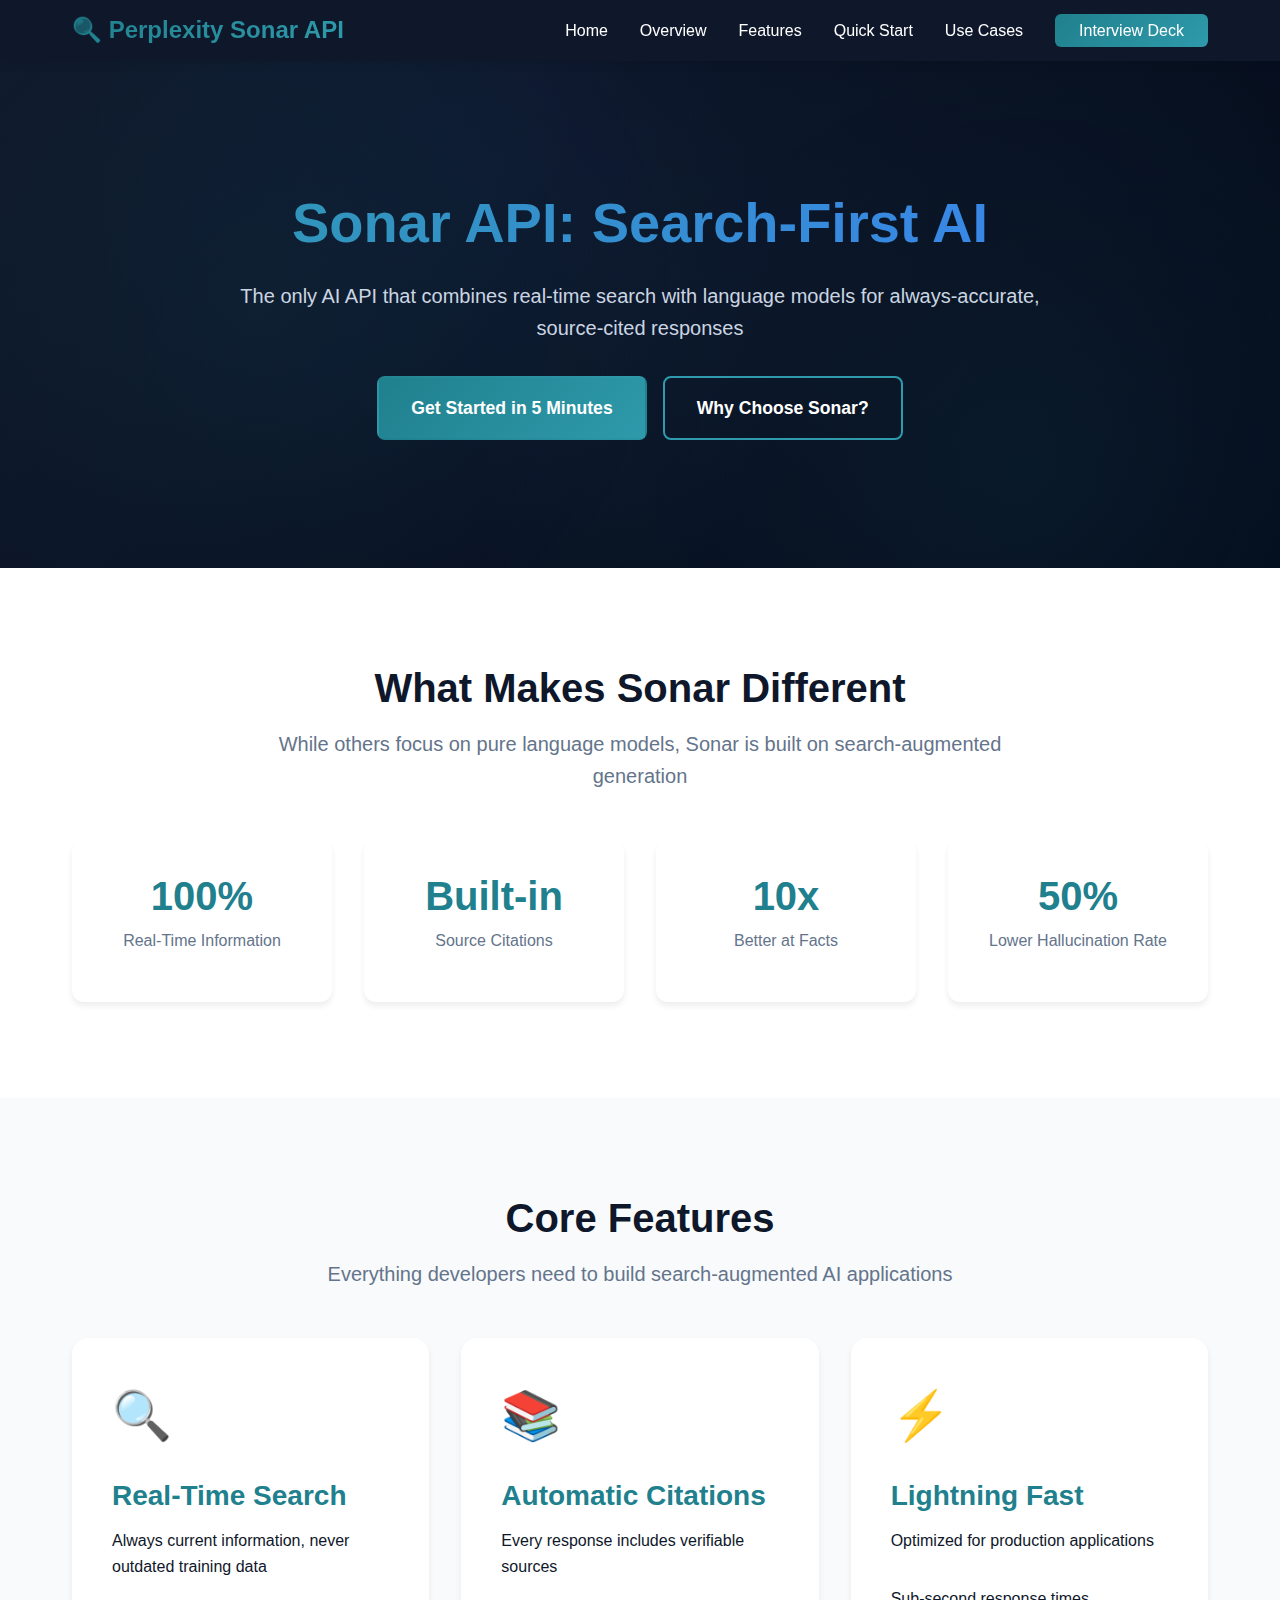
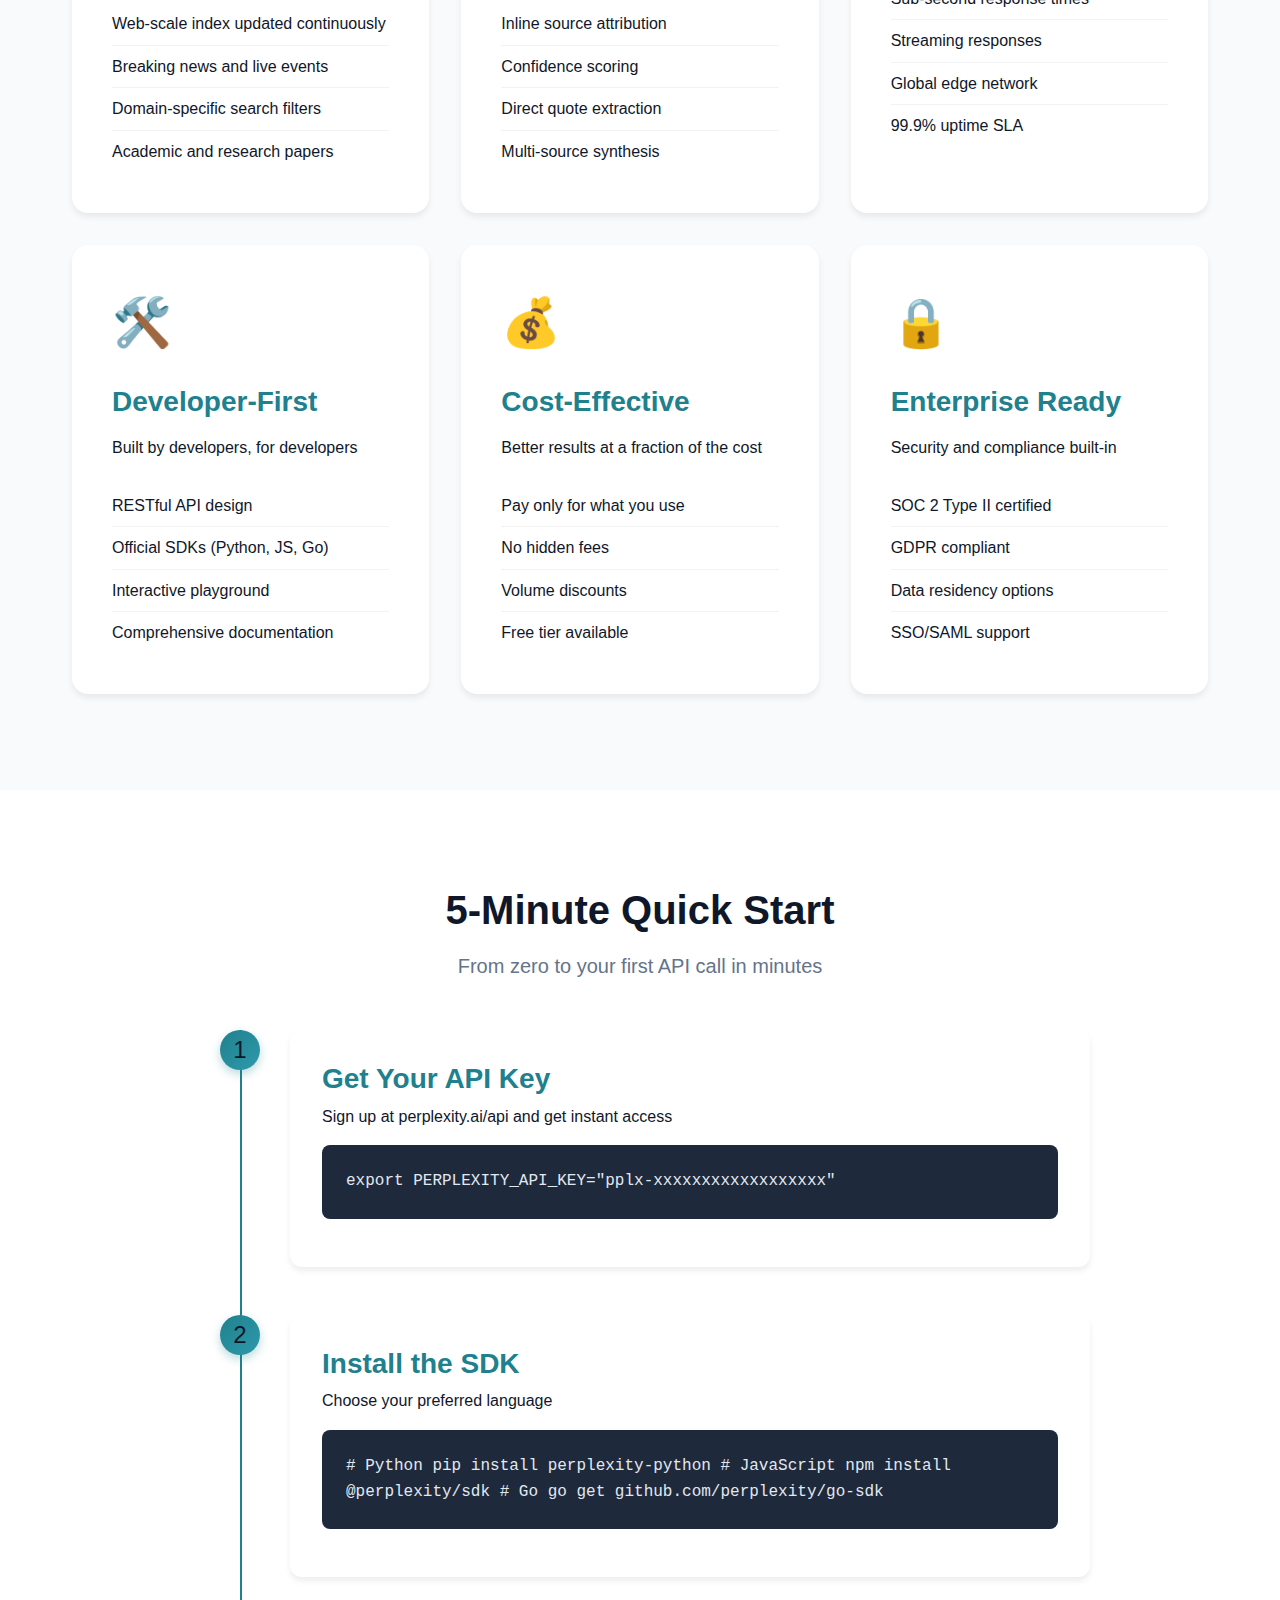
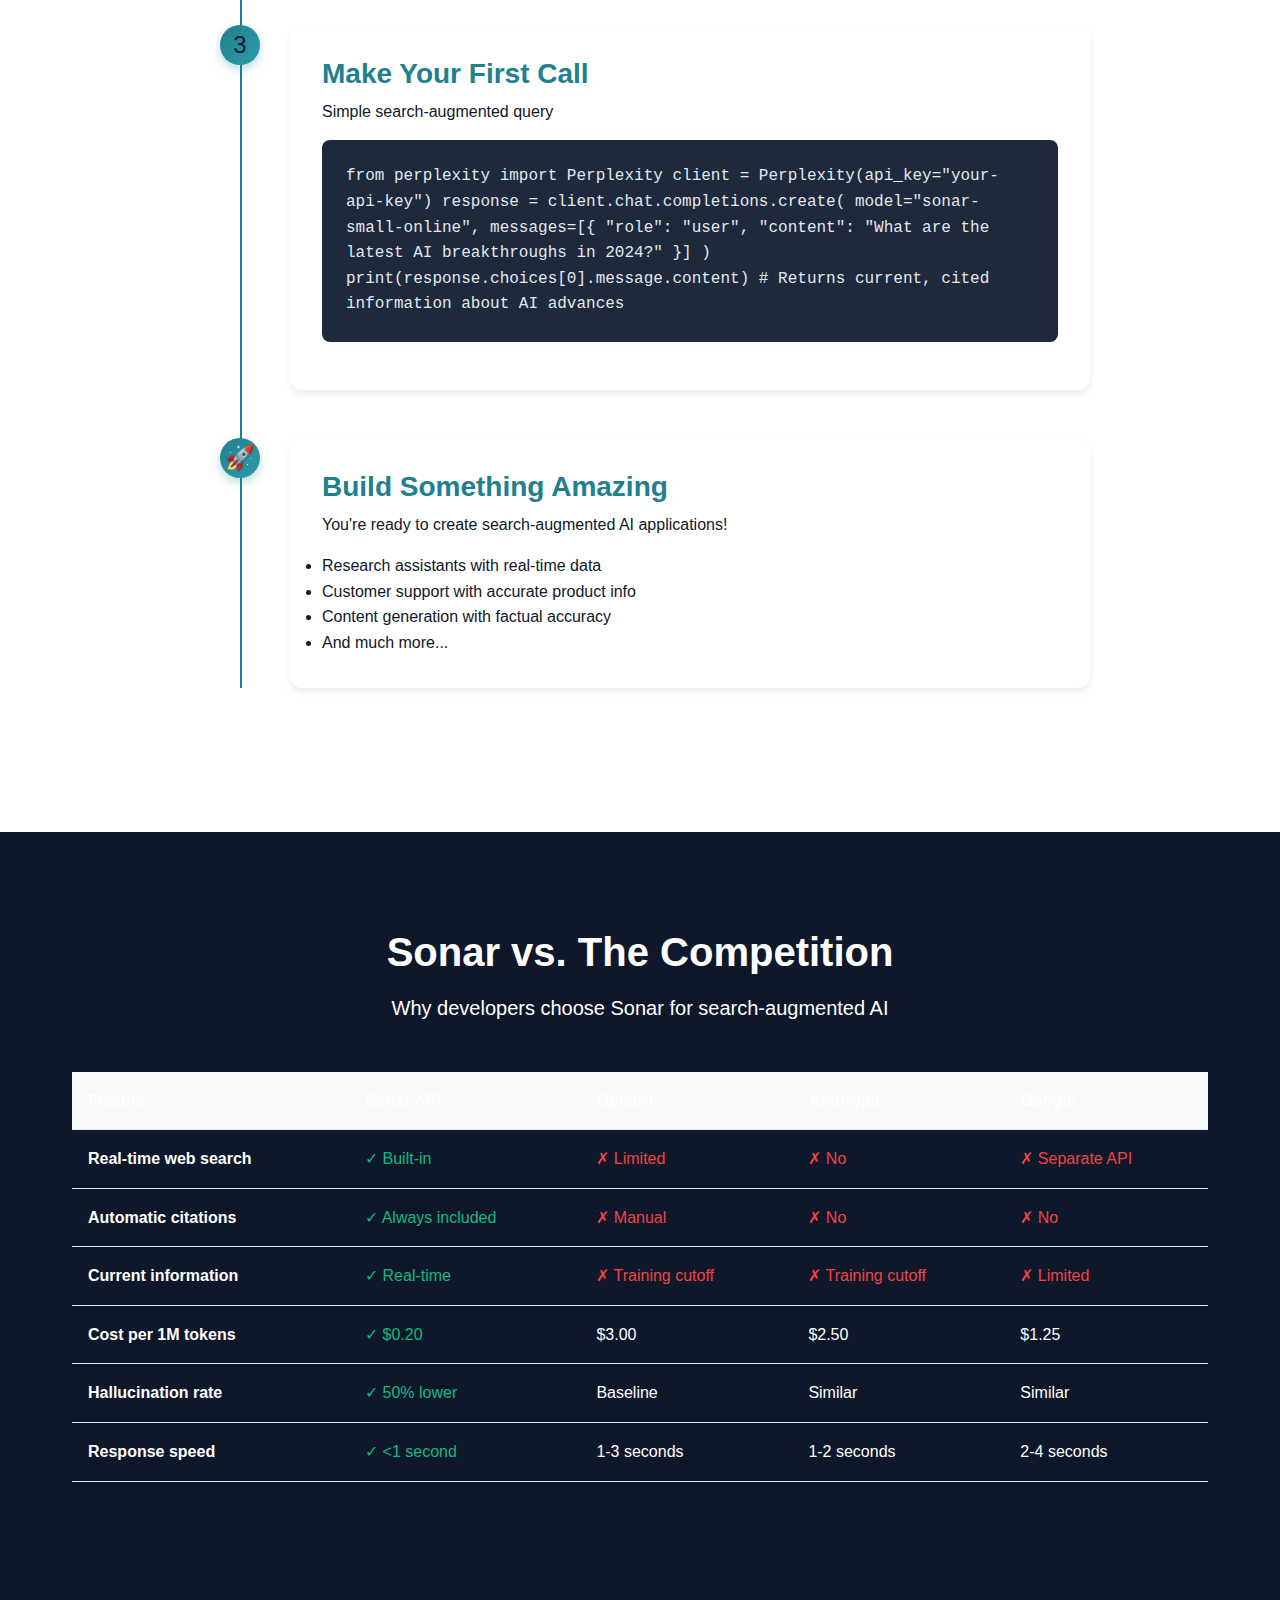
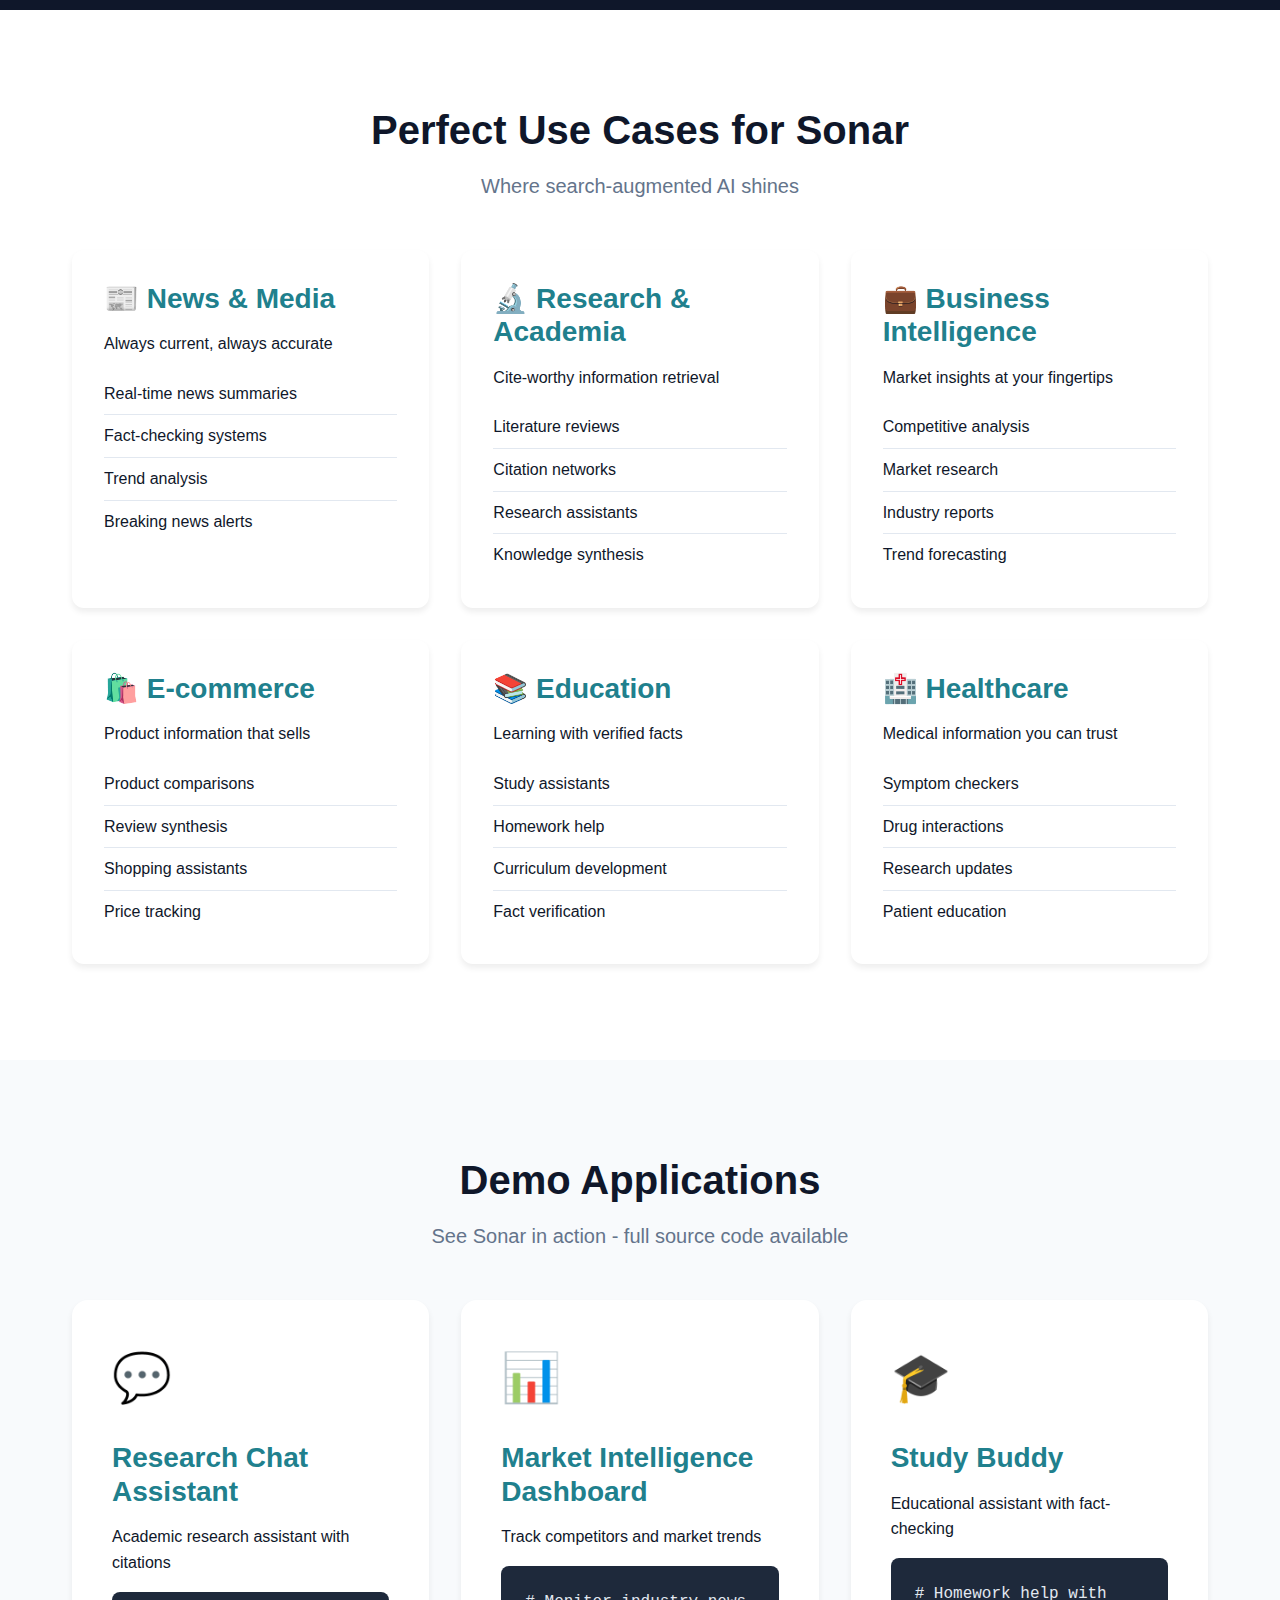
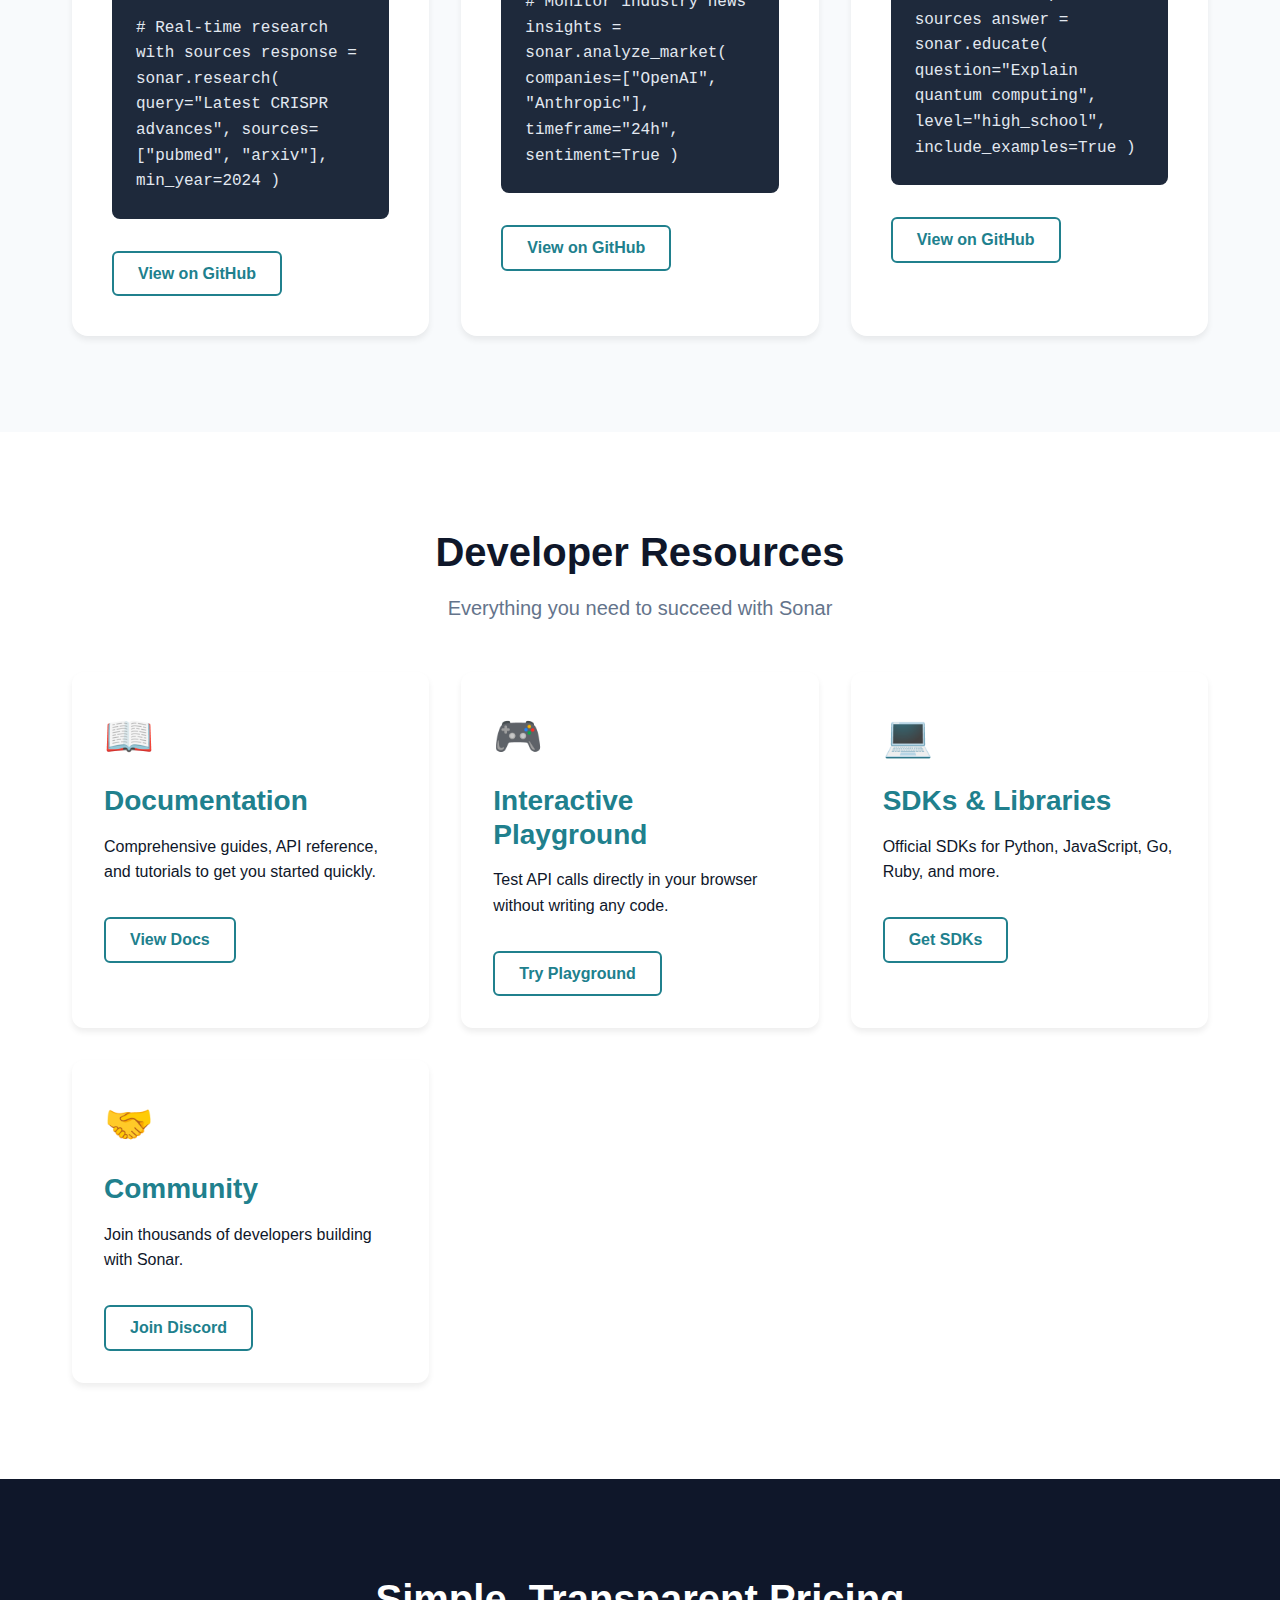
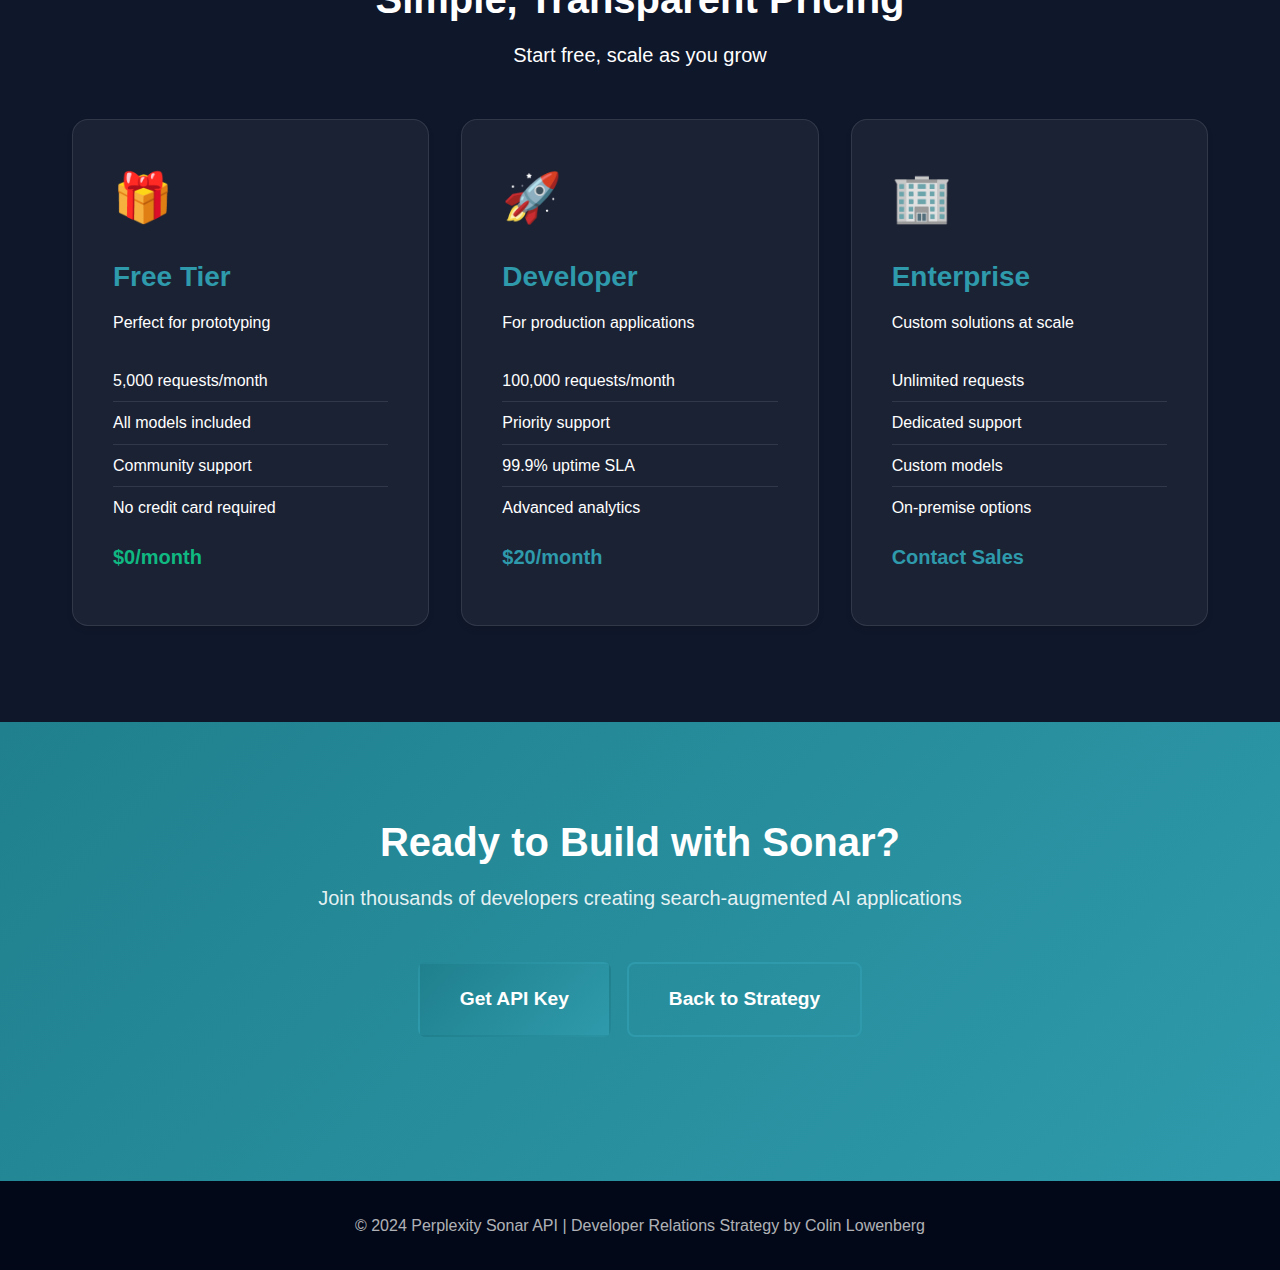
<file: sonar-api.html>
<!DOCTYPE html>
<html lang="en">
<head>
    <meta charset="UTF-8">
    <meta name="viewport" content="width=device-width, initial-scale=1.0">
    <title>Sonar API - Search-First AI Platform | Perplexity</title>
    <link rel="stylesheet" href="assets/css/style.css">
    <style>
        .code-block {
            background: #1e293b;
            color: #e2e8f0;
            padding: 1.5rem;
            border-radius: 8px;
            overflow-x: auto;
            font-family: 'Courier New', monospace;
            margin: 1rem 0;
        }
        .comparison-table {
            width: 100%;
            border-collapse: collapse;
            margin: 2rem 0;
        }
        .comparison-table th,
        .comparison-table td {
            padding: 1rem;
            text-align: left;
            border-bottom: 1px solid var(--border-color);
        }
        .comparison-table th {
            background: var(--light-bg);
            font-weight: 600;
        }
        .check { color: var(--success-color); }
        .cross { color: var(--danger-color); }
    </style>
</head>
<body>
    <header>
        <nav>
            <div class="logo">
                <h1>🔍 Perplexity Sonar API</h1>
            </div>
            <ul class="nav-links">
                <li><a href="index.html">Home</a></li>
                <li><a href="#overview">Overview</a></li>
                <li><a href="#features">Features</a></li>
                <li><a href="#quickstart">Quick Start</a></li>
                <li><a href="#usecases">Use Cases</a></li>
                <li><a href="presentation.html" class="cta-btn">Interview Deck</a></li>
            </ul>
        </nav>
    </header>

    <section class="hero">
        <div class="hero-content">
            <h1>Sonar API: Search-First AI</h1>
            <p>The only AI API that combines real-time search with language models for always-accurate, source-cited responses</p>
            <div class="hero-buttons">
                <a href="#quickstart" class="btn btn-primary">Get Started in 5 Minutes</a>
                <a href="#comparison" class="btn btn-secondary">Why Choose Sonar?</a>
            </div>
        </div>
    </section>

    <section id="overview" class="section">
        <div class="container">
            <h2>What Makes Sonar Different</h2>
            <p class="lead">While others focus on pure language models, Sonar is built on search-augmented generation</p>

            <div class="stats">
                <div class="stat-card">
                    <h3>100%</h3>
                    <p>Real-Time Information</p>
                </div>
                <div class="stat-card">
                    <h3>Built-in</h3>
                    <p>Source Citations</p>
                </div>
                <div class="stat-card">
                    <h3>10x</h3>
                    <p>Better at Facts</p>
                </div>
                <div class="stat-card">
                    <h3>50%</h3>
                    <p>Lower Hallucination Rate</p>
                </div>
            </div>
        </div>
    </section>

    <section id="features" class="section bg-light">
        <div class="container">
            <h2>Core Features</h2>
            <p class="lead">Everything developers need to build search-augmented AI applications</p>

            <div class="programs-grid">
                <div class="program-card">
                    <div class="program-icon">🔍</div>
                    <h3>Real-Time Search</h3>
                    <p>Always current information, never outdated training data</p>
                    <ul class="program-features">
                        <li>Web-scale index updated continuously</li>
                        <li>Breaking news and live events</li>
                        <li>Domain-specific search filters</li>
                        <li>Academic and research papers</li>
                    </ul>
                </div>

                <div class="program-card">
                    <div class="program-icon">📚</div>
                    <h3>Automatic Citations</h3>
                    <p>Every response includes verifiable sources</p>
                    <ul class="program-features">
                        <li>Inline source attribution</li>
                        <li>Confidence scoring</li>
                        <li>Direct quote extraction</li>
                        <li>Multi-source synthesis</li>
                    </ul>
                </div>

                <div class="program-card">
                    <div class="program-icon">⚡</div>
                    <h3>Lightning Fast</h3>
                    <p>Optimized for production applications</p>
                    <ul class="program-features">
                        <li>Sub-second response times</li>
                        <li>Streaming responses</li>
                        <li>Global edge network</li>
                        <li>99.9% uptime SLA</li>
                    </ul>
                </div>

                <div class="program-card">
                    <div class="program-icon">🛠️</div>
                    <h3>Developer-First</h3>
                    <p>Built by developers, for developers</p>
                    <ul class="program-features">
                        <li>RESTful API design</li>
                        <li>Official SDKs (Python, JS, Go)</li>
                        <li>Interactive playground</li>
                        <li>Comprehensive documentation</li>
                    </ul>
                </div>

                <div class="program-card">
                    <div class="program-icon">💰</div>
                    <h3>Cost-Effective</h3>
                    <p>Better results at a fraction of the cost</p>
                    <ul class="program-features">
                        <li>Pay only for what you use</li>
                        <li>No hidden fees</li>
                        <li>Volume discounts</li>
                        <li>Free tier available</li>
                    </ul>
                </div>

                <div class="program-card">
                    <div class="program-icon">🔒</div>
                    <h3>Enterprise Ready</h3>
                    <p>Security and compliance built-in</p>
                    <ul class="program-features">
                        <li>SOC 2 Type II certified</li>
                        <li>GDPR compliant</li>
                        <li>Data residency options</li>
                        <li>SSO/SAML support</li>
                    </ul>
                </div>
            </div>
        </div>
    </section>

    <section id="quickstart" class="section">
        <div class="container">
            <h2>5-Minute Quick Start</h2>
            <p class="lead">From zero to your first API call in minutes</p>

            <div class="timeline">
                <div class="timeline-item">
                    <div class="timeline-marker">1</div>
                    <div class="timeline-content">
                        <h3>Get Your API Key</h3>
                        <p>Sign up at perplexity.ai/api and get instant access</p>
                        <div class="code-block">
export PERPLEXITY_API_KEY="pplx-xxxxxxxxxxxxxxxxxx"
                        </div>
                    </div>
                </div>

                <div class="timeline-item">
                    <div class="timeline-marker">2</div>
                    <div class="timeline-content">
                        <h3>Install the SDK</h3>
                        <p>Choose your preferred language</p>
                        <div class="code-block">
# Python
pip install perplexity-python

# JavaScript
npm install @perplexity/sdk

# Go
go get github.com/perplexity/go-sdk
                        </div>
                    </div>
                </div>

                <div class="timeline-item">
                    <div class="timeline-marker">3</div>
                    <div class="timeline-content">
                        <h3>Make Your First Call</h3>
                        <p>Simple search-augmented query</p>
                        <div class="code-block">
from perplexity import Perplexity

client = Perplexity(api_key="your-api-key")

response = client.chat.completions.create(
    model="sonar-small-online",
    messages=[{
        "role": "user",
        "content": "What are the latest AI breakthroughs in 2024?"
    }]
)

print(response.choices[0].message.content)
# Returns current, cited information about AI advances
                        </div>
                    </div>
                </div>

                <div class="timeline-item">
                    <div class="timeline-marker">🚀</div>
                    <div class="timeline-content">
                        <h3>Build Something Amazing</h3>
                        <p>You're ready to create search-augmented AI applications!</p>
                        <ul>
                            <li>Research assistants with real-time data</li>
                            <li>Customer support with accurate product info</li>
                            <li>Content generation with factual accuracy</li>
                            <li>And much more...</li>
                        </ul>
                    </div>
                </div>
            </div>
        </div>
    </section>

    <section id="comparison" class="section bg-dark">
        <div class="container">
            <h2>Sonar vs. The Competition</h2>
            <p class="lead">Why developers choose Sonar for search-augmented AI</p>

            <table class="comparison-table">
                <thead>
                    <tr>
                        <th>Feature</th>
                        <th>Sonar API</th>
                        <th>OpenAI</th>
                        <th>Anthropic</th>
                        <th>Google</th>
                    </tr>
                </thead>
                <tbody>
                    <tr>
                        <td><strong>Real-time web search</strong></td>
                        <td><span class="check">✓ Built-in</span></td>
                        <td><span class="cross">✗ Limited</span></td>
                        <td><span class="cross">✗ No</span></td>
                        <td><span class="cross">✗ Separate API</span></td>
                    </tr>
                    <tr>
                        <td><strong>Automatic citations</strong></td>
                        <td><span class="check">✓ Always included</span></td>
                        <td><span class="cross">✗ Manual</span></td>
                        <td><span class="cross">✗ No</span></td>
                        <td><span class="cross">✗ No</span></td>
                    </tr>
                    <tr>
                        <td><strong>Current information</strong></td>
                        <td><span class="check">✓ Real-time</span></td>
                        <td><span class="cross">✗ Training cutoff</span></td>
                        <td><span class="cross">✗ Training cutoff</span></td>
                        <td><span class="cross">✗ Limited</span></td>
                    </tr>
                    <tr>
                        <td><strong>Cost per 1M tokens</strong></td>
                        <td><span class="check">✓ $0.20</span></td>
                        <td>$3.00</td>
                        <td>$2.50</td>
                        <td>$1.25</td>
                    </tr>
                    <tr>
                        <td><strong>Hallucination rate</strong></td>
                        <td><span class="check">✓ 50% lower</span></td>
                        <td>Baseline</td>
                        <td>Similar</td>
                        <td>Similar</td>
                    </tr>
                    <tr>
                        <td><strong>Response speed</strong></td>
                        <td><span class="check">✓ <1 second</span></td>
                        <td>1-3 seconds</td>
                        <td>1-2 seconds</td>
                        <td>2-4 seconds</td>
                    </tr>
                </tbody>
            </table>
        </div>
    </section>

    <section id="usecases" class="section">
        <div class="container">
            <h2>Perfect Use Cases for Sonar</h2>
            <p class="lead">Where search-augmented AI shines</p>

            <div class="content-grid">
                <div class="content-card">
                    <h3>📰 News & Media</h3>
                    <p>Always current, always accurate</p>
                    <ul>
                        <li>Real-time news summaries</li>
                        <li>Fact-checking systems</li>
                        <li>Trend analysis</li>
                        <li>Breaking news alerts</li>
                    </ul>
                </div>

                <div class="content-card">
                    <h3>🔬 Research & Academia</h3>
                    <p>Cite-worthy information retrieval</p>
                    <ul>
                        <li>Literature reviews</li>
                        <li>Citation networks</li>
                        <li>Research assistants</li>
                        <li>Knowledge synthesis</li>
                    </ul>
                </div>

                <div class="content-card">
                    <h3>💼 Business Intelligence</h3>
                    <p>Market insights at your fingertips</p>
                    <ul>
                        <li>Competitive analysis</li>
                        <li>Market research</li>
                        <li>Industry reports</li>
                        <li>Trend forecasting</li>
                    </ul>
                </div>

                <div class="content-card">
                    <h3>🛍️ E-commerce</h3>
                    <p>Product information that sells</p>
                    <ul>
                        <li>Product comparisons</li>
                        <li>Review synthesis</li>
                        <li>Shopping assistants</li>
                        <li>Price tracking</li>
                    </ul>
                </div>

                <div class="content-card">
                    <h3>📚 Education</h3>
                    <p>Learning with verified facts</p>
                    <ul>
                        <li>Study assistants</li>
                        <li>Homework help</li>
                        <li>Curriculum development</li>
                        <li>Fact verification</li>
                    </ul>
                </div>

                <div class="content-card">
                    <h3>🏥 Healthcare</h3>
                    <p>Medical information you can trust</p>
                    <ul>
                        <li>Symptom checkers</li>
                        <li>Drug interactions</li>
                        <li>Research updates</li>
                        <li>Patient education</li>
                    </ul>
                </div>
            </div>
        </div>
    </section>

    <section id="demo-apps" class="section bg-light">
        <div class="container">
            <h2>Demo Applications</h2>
            <p class="lead">See Sonar in action - full source code available</p>

            <div class="programs-grid">
                <div class="program-card">
                    <div class="program-icon">💬</div>
                    <h3>Research Chat Assistant</h3>
                    <p>Academic research assistant with citations</p>
                    <div class="code-block">
# Real-time research with sources
response = sonar.research(
    query="Latest CRISPR advances",
    sources=["pubmed", "arxiv"],
    min_year=2024
)
                    </div>
                    <a href="#" class="btn-outline">View on GitHub</a>
                </div>

                <div class="program-card">
                    <div class="program-icon">📊</div>
                    <h3>Market Intelligence Dashboard</h3>
                    <p>Track competitors and market trends</p>
                    <div class="code-block">
# Monitor industry news
insights = sonar.analyze_market(
    companies=["OpenAI", "Anthropic"],
    timeframe="24h",
    sentiment=True
)
                    </div>
                    <a href="#" class="btn-outline">View on GitHub</a>
                </div>

                <div class="program-card">
                    <div class="program-icon">🎓</div>
                    <h3>Study Buddy</h3>
                    <p>Educational assistant with fact-checking</p>
                    <div class="code-block">
# Homework help with sources
answer = sonar.educate(
    question="Explain quantum computing",
    level="high_school",
    include_examples=True
)
                    </div>
                    <a href="#" class="btn-outline">View on GitHub</a>
                </div>
            </div>
        </div>
    </section>

    <section id="developer-tools" class="section">
        <div class="container">
            <h2>Developer Resources</h2>
            <p class="lead">Everything you need to succeed with Sonar</p>

            <div class="value-grid">
                <div class="value-card">
                    <div class="value-icon">📖</div>
                    <h3>Documentation</h3>
                    <p>Comprehensive guides, API reference, and tutorials to get you started quickly.</p>
                    <a href="#" class="btn-outline">View Docs</a>
                </div>

                <div class="value-card">
                    <div class="value-icon">🎮</div>
                    <h3>Interactive Playground</h3>
                    <p>Test API calls directly in your browser without writing any code.</p>
                    <a href="#" class="btn-outline">Try Playground</a>
                </div>

                <div class="value-card">
                    <div class="value-icon">💻</div>
                    <h3>SDKs & Libraries</h3>
                    <p>Official SDKs for Python, JavaScript, Go, Ruby, and more.</p>
                    <a href="#" class="btn-outline">Get SDKs</a>
                </div>

                <div class="value-card">
                    <div class="value-icon">🤝</div>
                    <h3>Community</h3>
                    <p>Join thousands of developers building with Sonar.</p>
                    <a href="#" class="btn-outline">Join Discord</a>
                </div>
            </div>
        </div>
    </section>

    <section id="pricing" class="section bg-dark">
        <div class="container">
            <h2>Simple, Transparent Pricing</h2>
            <p class="lead">Start free, scale as you grow</p>

            <div class="programs-grid">
                <div class="program-card">
                    <div class="program-icon">🎁</div>
                    <h3>Free Tier</h3>
                    <p>Perfect for prototyping</p>
                    <ul class="program-features">
                        <li>5,000 requests/month</li>
                        <li>All models included</li>
                        <li>Community support</li>
                        <li>No credit card required</li>
                    </ul>
                    <h4 style="color: var(--success-color); margin-top: 1rem;">$0/month</h4>
                </div>

                <div class="program-card">
                    <div class="program-icon">🚀</div>
                    <h3>Developer</h3>
                    <p>For production applications</p>
                    <ul class="program-features">
                        <li>100,000 requests/month</li>
                        <li>Priority support</li>
                        <li>99.9% uptime SLA</li>
                        <li>Advanced analytics</li>
                    </ul>
                    <h4 style="color: var(--primary-light); margin-top: 1rem;">$20/month</h4>
                </div>

                <div class="program-card">
                    <div class="program-icon">🏢</div>
                    <h3>Enterprise</h3>
                    <p>Custom solutions at scale</p>
                    <ul class="program-features">
                        <li>Unlimited requests</li>
                        <li>Dedicated support</li>
                        <li>Custom models</li>
                        <li>On-premise options</li>
                    </ul>
                    <h4 style="color: var(--primary-light); margin-top: 1rem;">Contact Sales</h4>
                </div>
            </div>
        </div>
    </section>

    <section class="cta-section">
        <div class="container">
            <h2>Ready to Build with Sonar?</h2>
            <p class="lead">Join thousands of developers creating search-augmented AI applications</p>
            <div class="cta-buttons">
                <a href="#" class="btn btn-primary btn-large">Get API Key</a>
                <a href="index.html" class="btn btn-secondary btn-large">Back to Strategy</a>
            </div>
        </div>
    </section>

    <footer>
        <div class="container">
            <div class="footer-content">
                <p>&copy; 2024 Perplexity Sonar API | Developer Relations Strategy by Colin Lowenberg</p>
            </div>
        </div>
    </footer>
</body>
</html>
</file>
<file: assets/css/style.css>
/* Perplexity DevRel Strategy - Main Stylesheet */

:root {
    --primary-color: #20808d;
    --primary-light: #2e9aab;
    --secondary-color: #3b82f6;
    --accent-color: #10b981;
    --dark-bg: #0f172a;
    --darker-bg: #020817;
    --light-bg: #f8fafc;
    --text-dark: #0f172a;
    --text-light: #ffffff;
    --text-gray: #64748b;
    --border-color: #e2e8f0;
    --success-color: #10b981;
    --warning-color: #f59e0b;
    --danger-color: #ef4444;
    --gradient-1: linear-gradient(135deg, #667eea 0%, #764ba2 100%);
    --gradient-2: linear-gradient(135deg, #20808d 0%, #2e9aab 100%);
}

* {
    margin: 0;
    padding: 0;
    box-sizing: border-box;
}

body {
    font-family: -apple-system, BlinkMacSystemFont, 'Segoe UI', Roboto, 'Helvetica Neue', Arial, sans-serif;
    line-height: 1.6;
    color: var(--text-dark);
    background-color: #ffffff;
}

/* Typography */
h1, h2, h3, h4, h5, h6 {
    font-weight: 700;
    line-height: 1.2;
    margin-bottom: 1rem;
}

h1 { font-size: 3rem; }
h2 { font-size: 2.5rem; }
h3 { font-size: 1.75rem; }
h4 { font-size: 1.25rem; }

p {
    margin-bottom: 1rem;
}

a {
    color: var(--primary-color);
    text-decoration: none;
    transition: color 0.3s ease;
}

a:hover {
    color: var(--primary-light);
}

.container {
    max-width: 1200px;
    margin: 0 auto;
    padding: 0 2rem;
}

/* Header & Navigation */
header {
    background-color: var(--dark-bg);
    color: var(--text-light);
    padding: 1rem 0;
    position: sticky;
    top: 0;
    z-index: 1000;
    box-shadow: 0 2px 10px rgba(0, 0, 0, 0.1);
}

nav {
    display: flex;
    justify-content: space-between;
    align-items: center;
    max-width: 1200px;
    margin: 0 auto;
    padding: 0 2rem;
}

.logo h1 {
    font-size: 1.5rem;
    margin: 0;
    background: var(--gradient-2);
    -webkit-background-clip: text;
    -webkit-text-fill-color: transparent;
    background-clip: text;
}

.nav-links {
    display: flex;
    list-style: none;
    gap: 2rem;
    align-items: center;
}

.nav-links a {
    color: var(--text-light);
    font-weight: 500;
    transition: color 0.3s ease;
}

.nav-links a:hover {
    color: var(--primary-light);
}

.cta-btn {
    background: var(--gradient-2);
    color: var(--text-light);
    padding: 0.5rem 1.5rem;
    border-radius: 6px;
    font-weight: 600;
    transition: transform 0.2s ease, box-shadow 0.3s ease;
}

.cta-btn:hover {
    transform: translateY(-2px);
    box-shadow: 0 5px 15px rgba(32, 128, 141, 0.3);
}

/* Hero Section */
.hero {
    background: linear-gradient(135deg, var(--dark-bg) 0%, var(--darker-bg) 100%);
    color: var(--text-light);
    padding: 8rem 2rem;
    text-align: center;
    position: relative;
    overflow: hidden;
}

.hero::before {
    content: '';
    position: absolute;
    top: 0;
    left: 0;
    right: 0;
    bottom: 0;
    background-image:
        radial-gradient(circle at 20% 50%, rgba(32, 128, 141, 0.1) 0%, transparent 50%),
        radial-gradient(circle at 80% 80%, rgba(46, 154, 171, 0.1) 0%, transparent 50%),
        radial-gradient(circle at 40% 20%, rgba(59, 130, 246, 0.05) 0%, transparent 50%);
}

.hero-content {
    position: relative;
    z-index: 1;
}

.hero-content h1 {
    font-size: 3.5rem;
    margin-bottom: 1.5rem;
    background: linear-gradient(to right, var(--primary-light), var(--secondary-color));
    -webkit-background-clip: text;
    -webkit-text-fill-color: transparent;
    background-clip: text;
}

.hero-content p {
    font-size: 1.25rem;
    color: #cbd5e1;
    max-width: 800px;
    margin: 0 auto 2rem;
}

.hero-buttons {
    display: flex;
    gap: 1rem;
    justify-content: center;
    flex-wrap: wrap;
}

.btn {
    padding: 1rem 2rem;
    border-radius: 8px;
    font-weight: 600;
    font-size: 1.1rem;
    transition: all 0.3s ease;
    display: inline-block;
    border: 2px solid transparent;
}

.btn-primary {
    background: var(--gradient-2);
    color: var(--text-light);
}

.btn-primary:hover {
    transform: translateY(-2px);
    box-shadow: 0 10px 25px rgba(32, 128, 141, 0.3);
}

.btn-secondary {
    background-color: transparent;
    color: var(--text-light);
    border: 2px solid var(--primary-light);
}

.btn-secondary:hover {
    background-color: var(--primary-light);
    color: var(--text-light);
}

.btn-large {
    padding: 1.25rem 2.5rem;
    font-size: 1.2rem;
}

/* Sections */
.section {
    padding: 6rem 2rem;
}

.section h2 {
    text-align: center;
    margin-bottom: 1rem;
    color: var(--text-dark);
}

.lead {
    font-size: 1.25rem;
    text-align: center;
    color: var(--text-gray);
    max-width: 800px;
    margin: 0 auto 3rem;
}

.bg-dark {
    background-color: var(--dark-bg);
    color: var(--text-light);
}

.bg-dark h2,
.bg-dark h3,
.bg-dark p {
    color: var(--text-light);
}

.bg-light {
    background-color: var(--light-bg);
}

/* Stats Grid */
.stats {
    display: grid;
    grid-template-columns: repeat(auto-fit, minmax(250px, 1fr));
    gap: 2rem;
    margin-top: 3rem;
}

.stat-card {
    background: white;
    padding: 2rem;
    border-radius: 12px;
    box-shadow: 0 4px 6px rgba(0, 0, 0, 0.07);
    text-align: center;
    transition: transform 0.3s ease, box-shadow 0.3s ease;
}

.stat-card:hover {
    transform: translateY(-5px);
    box-shadow: 0 10px 20px rgba(0, 0, 0, 0.1);
}

.stat-card h3 {
    font-size: 2.5rem;
    color: var(--primary-color);
    margin-bottom: 0.5rem;
}

.stat-card p {
    color: var(--text-gray);
    font-size: 1rem;
}

/* Experience Grid */
.experience-grid {
    display: grid;
    grid-template-columns: repeat(auto-fit, minmax(280px, 1fr));
    gap: 2rem;
    margin-top: 3rem;
}

.experience-card {
    background: white;
    padding: 2rem;
    border-radius: 12px;
    box-shadow: 0 4px 6px rgba(0, 0, 0, 0.07);
    transition: transform 0.3s ease;
}

.experience-card:hover {
    transform: translateY(-5px);
    box-shadow: 0 10px 20px rgba(0, 0, 0, 0.1);
}

.experience-card h3 {
    color: var(--primary-color);
    margin-bottom: 1rem;
    font-size: 1.5rem;
}

/* Programs Grid */
.programs-grid {
    display: grid;
    grid-template-columns: repeat(auto-fit, minmax(350px, 1fr));
    gap: 2rem;
    margin-top: 3rem;
}

.program-card {
    background: white;
    padding: 2.5rem;
    border-radius: 16px;
    box-shadow: 0 4px 6px rgba(0, 0, 0, 0.07);
    transition: transform 0.3s ease, box-shadow 0.3s ease;
}

.bg-dark .program-card {
    background: rgba(255, 255, 255, 0.05);
    border: 1px solid rgba(255, 255, 255, 0.1);
}

.program-card:hover {
    transform: translateY(-5px);
    box-shadow: 0 15px 30px rgba(0, 0, 0, 0.15);
}

.program-icon {
    font-size: 3rem;
    margin-bottom: 1.5rem;
    display: inline-block;
}

.program-card h3 {
    color: var(--primary-color);
    margin-bottom: 1rem;
}

.bg-dark .program-card h3 {
    color: var(--primary-light);
}

.program-features {
    list-style: none;
    margin-top: 1.5rem;
}

.program-features li {
    padding: 0.5rem 0;
    border-bottom: 1px solid rgba(0, 0, 0, 0.05);
}

.bg-dark .program-features li {
    border-bottom-color: rgba(255, 255, 255, 0.1);
}

.program-features li:last-child {
    border-bottom: none;
}

/* Timeline */
.timeline {
    position: relative;
    max-width: 900px;
    margin: 3rem auto;
}

.timeline::before {
    content: '';
    position: absolute;
    left: 50px;
    top: 0;
    bottom: 0;
    width: 2px;
    background: var(--primary-color);
}

.timeline-item {
    position: relative;
    padding-left: 100px;
    margin-bottom: 3rem;
}

.timeline-marker {
    position: absolute;
    left: 30px;
    top: 0;
    width: 40px;
    height: 40px;
    background: var(--gradient-2);
    border-radius: 50%;
    display: flex;
    align-items: center;
    justify-content: center;
    font-size: 1.5rem;
    box-shadow: 0 4px 10px rgba(32, 128, 141, 0.3);
}

.timeline-content {
    background: white;
    padding: 2rem;
    border-radius: 12px;
    box-shadow: 0 4px 6px rgba(0, 0, 0, 0.07);
}

.timeline-content h3 {
    color: var(--primary-color);
    margin-bottom: 0.5rem;
}

.timeline-content h4 {
    color: var(--text-gray);
    margin-bottom: 1rem;
    font-weight: 500;
}

.deliverable {
    margin-top: 1.5rem;
    padding: 1rem;
    background: var(--light-bg);
    border-left: 4px solid var(--primary-color);
    border-radius: 4px;
}

/* Content Grid */
.content-grid {
    display: grid;
    grid-template-columns: repeat(auto-fit, minmax(280px, 1fr));
    gap: 2rem;
    margin-top: 3rem;
}

.content-card {
    background: white;
    padding: 2rem;
    border-radius: 12px;
    box-shadow: 0 4px 6px rgba(0, 0, 0, 0.07);
    transition: transform 0.3s ease;
}

.content-card:hover {
    transform: translateY(-5px);
    box-shadow: 0 10px 20px rgba(0, 0, 0, 0.1);
}

.content-card h3 {
    color: var(--primary-color);
    margin-bottom: 1rem;
}

.content-card ul {
    list-style: none;
    padding: 0;
}

.content-card li {
    padding: 0.5rem 0;
    border-bottom: 1px solid var(--border-color);
}

.content-card li:last-child {
    border-bottom: none;
}

/* Metrics Grid */
.metrics-grid {
    display: grid;
    grid-template-columns: repeat(auto-fit, minmax(280px, 1fr));
    gap: 2rem;
    margin-top: 3rem;
}

.metric-card {
    background: white;
    padding: 2rem;
    border-radius: 12px;
    box-shadow: 0 4px 6px rgba(0, 0, 0, 0.07);
    text-align: center;
}

.metric-card h3 {
    color: var(--text-gray);
    font-size: 1rem;
    text-transform: uppercase;
    letter-spacing: 1px;
    margin-bottom: 1rem;
}

.metric-target {
    display: flex;
    flex-direction: column;
    margin-bottom: 1rem;
}

.metric-number {
    font-size: 2.5rem;
    font-weight: bold;
    color: var(--primary-color);
}

.metric-label {
    font-size: 0.9rem;
    color: var(--text-gray);
    margin-top: 0.5rem;
}

.metric-current {
    font-size: 0.9rem;
    color: var(--text-gray);
    font-style: italic;
}

/* Value Grid */
.value-grid {
    display: grid;
    grid-template-columns: repeat(auto-fit, minmax(280px, 1fr));
    gap: 2rem;
    margin-top: 3rem;
}

.value-card {
    background: white;
    padding: 2rem;
    border-radius: 12px;
    box-shadow: 0 4px 6px rgba(0, 0, 0, 0.07);
    transition: transform 0.3s ease;
}

.value-card:hover {
    transform: translateY(-5px);
    box-shadow: 0 10px 20px rgba(0, 0, 0, 0.1);
}

.value-icon {
    font-size: 2.5rem;
    margin-bottom: 1rem;
    display: block;
}

.value-card h3 {
    color: var(--primary-color);
    margin-bottom: 1rem;
}

/* CTA Section */
.cta-section {
    background: var(--gradient-2);
    color: var(--text-light);
    text-align: center;
    padding: 6rem 2rem;
}

.cta-section h2 {
    color: var(--text-light);
}

.cta-section .lead {
    color: rgba(255, 255, 255, 0.9);
}

.cta-buttons {
    display: flex;
    gap: 1rem;
    justify-content: center;
    flex-wrap: wrap;
    margin-bottom: 3rem;
}

.contact-info {
    margin-top: 3rem;
}

.contact-info h3 {
    color: var(--text-light);
    margin-bottom: 0.5rem;
}

.contact-info p {
    color: rgba(255, 255, 255, 0.9);
    margin-bottom: 1rem;
}

.social-links {
    display: flex;
    gap: 2rem;
    justify-content: center;
    margin-top: 1rem;
}

.social-links a {
    color: var(--text-light);
    font-weight: 500;
    transition: transform 0.3s ease;
}

.social-links a:hover {
    transform: translateY(-2px);
}

/* Footer */
footer {
    background-color: var(--darker-bg);
    color: var(--text-light);
    padding: 2rem 0;
    text-align: center;
}

.footer-content p {
    margin: 0;
    color: rgba(255, 255, 255, 0.7);
}

/* Responsive Design */
@media (max-width: 768px) {
    .hero-content h1 {
        font-size: 2.5rem;
    }

    h2 {
        font-size: 2rem;
    }

    .nav-links {
        flex-direction: column;
        gap: 1rem;
    }

    .programs-grid {
        grid-template-columns: 1fr;
    }

    .timeline::before {
        left: 20px;
    }

    .timeline-item {
        padding-left: 60px;
    }

    .timeline-marker {
        left: 0;
    }
}

/* Animations */
@keyframes fadeInUp {
    from {
        opacity: 0;
        transform: translateY(30px);
    }
    to {
        opacity: 1;
        transform: translateY(0);
    }
}

.fade-in-up {
    animation: fadeInUp 0.6s ease-out;
}

/* Additional Components */
.btn-outline {
    background: transparent;
    border: 2px solid var(--primary-color);
    color: var(--primary-color);
    padding: 0.5rem 1.5rem;
    border-radius: 6px;
    font-weight: 600;
    transition: all 0.3s ease;
    display: inline-block;
    margin-top: 1rem;
}

.btn-outline:hover {
    background: var(--primary-color);
    color: white;
}

.bg-dark .btn-outline {
    border-color: var(--primary-light);
    color: var(--primary-light);
}

.bg-dark .btn-outline:hover {
    background: var(--primary-light);
    color: var(--dark-bg);
}
</file>
<file: api-presentation.css>
/* Global Styles */
* {
    margin: 0;
    padding: 0;
    box-sizing: border-box;
}

body {
    font-family: 'Inter', -apple-system, BlinkMacSystemFont, 'Segoe UI', sans-serif;
    background: linear-gradient(135deg, #0a0e27 0%, #1a1f3a 100%);
    color: #ffffff;
    overflow: hidden;
    height: 100vh;
}

/* Presentation Container */
.presentation-container {
    width: 100%;
    height: 100vh;
    display: flex;
    flex-direction: column;
    position: relative;
}

/* Navigation */
.slide-nav {
    position: fixed;
    bottom: 30px;
    left: 50%;
    transform: translateX(-50%);
    display: flex;
    align-items: center;
    gap: 20px;
    background: rgba(30, 35, 60, 0.9);
    padding: 15px 30px;
    border-radius: 50px;
    backdrop-filter: blur(10px);
    z-index: 100;
    box-shadow: 0 10px 30px rgba(0, 0, 0, 0.3);
}

.nav-btn {
    background: #6B46C1;
    color: white;
    border: none;
    width: 40px;
    height: 40px;
    border-radius: 50%;
    cursor: pointer;
    font-size: 18px;
    transition: all 0.3s ease;
    display: flex;
    align-items: center;
    justify-content: center;
}

.nav-btn:hover {
    background: #8B66E1;
    transform: scale(1.1);
}

.nav-btn:disabled {
    opacity: 0.3;
    cursor: not-allowed;
}

.slide-counter {
    color: #a0a9c9;
    font-size: 14px;
    font-weight: 500;
}

/* Progress Bar */
.progress-bar {
    position: fixed;
    top: 0;
    left: 0;
    width: 100%;
    height: 4px;
    background: rgba(255, 255, 255, 0.1);
    z-index: 101;
}

.progress-fill {
    height: 100%;
    background: linear-gradient(90deg, #6B46C1, #8B66E1);
    transition: width 0.3s ease;
    width: 8.33%;
}

/* Slides */
.slides-wrapper {
    width: 100%;
    height: 100%;
    position: relative;
}

.slide {
    position: absolute;
    width: 100%;
    height: 100%;
    display: flex;
    align-items: center;
    justify-content: center;
    opacity: 0;
    transform: translateX(100%);
    transition: all 0.5s ease;
    padding: 60px;
}

.slide.active {
    opacity: 1;
    transform: translateX(0);
}

.slide-content {
    max-width: 1200px;
    width: 100%;
    text-align: center;
}

/* Typography */
h1 {
    font-size: 3.5em;
    font-weight: 700;
    margin-bottom: 20px;
    background: linear-gradient(135deg, #ffffff 0%, #a0a9c9 100%);
    -webkit-background-clip: text;
    -webkit-text-fill-color: transparent;
    background-clip: text;
}

h2 {
    font-size: 2.5em;
    font-weight: 600;
    margin-bottom: 30px;
    color: #ffffff;
}

h3 {
    font-size: 1.5em;
    font-weight: 500;
    margin-bottom: 15px;
    color: #8B66E1;
}

h4 {
    font-size: 1.2em;
    font-weight: 500;
    color: #ffffff;
}

p {
    font-size: 1.1em;
    line-height: 1.6;
    color: #a0a9c9;
}

.subtitle {
    font-size: 1.3em;
    color: #a0a9c9;
    margin-top: 20px;
}

/* Title Slide */
.title-slide {
    animation: fadeInUp 1s ease;
}

.perplexity-logo {
    width: 120px;
    height: 120px;
    margin: 0 auto 40px;
}

.logo-animation {
    animation: rotate 20s linear infinite;
}

@keyframes rotate {
    from { transform: rotate(0deg); }
    to { transform: rotate(360deg); }
}

@keyframes fadeInUp {
    from {
        opacity: 0;
        transform: translateY(30px);
    }
    to {
        opacity: 1;
        transform: translateY(0);
    }
}

/* Code Blocks */
pre {
    background: rgba(10, 15, 35, 0.8);
    border: 1px solid rgba(107, 70, 193, 0.3);
    border-radius: 12px;
    padding: 20px;
    margin: 20px 0;
    text-align: left;
    overflow-x: auto;
    backdrop-filter: blur(10px);
}

code {
    font-family: 'JetBrains Mono', 'Courier New', monospace;
    font-size: 0.95em;
    color: #e0e6f1;
    background: rgba(107, 70, 193, 0.2);
    padding: 2px 6px;
    border-radius: 4px;
}

pre code {
    background: none;
    padding: 0;
}

/* Code Comparison */
.code-comparison {
    display: grid;
    grid-template-columns: 1fr 1fr;
    gap: 30px;
    margin: 30px 0;
}

.code-panel {
    text-align: left;
}

.code-panel h3 {
    margin-bottom: 15px;
    color: #8B66E1;
}

/* Parameters Grid */
.parameters-grid {
    display: grid;
    grid-template-columns: repeat(auto-fit, minmax(200px, 1fr));
    gap: 20px;
    margin: 30px 0;
}

.param-card {
    background: rgba(30, 35, 60, 0.6);
    border: 1px solid rgba(107, 70, 193, 0.3);
    border-radius: 12px;
    padding: 20px;
    transition: all 0.3s ease;
}

.param-card:hover {
    transform: translateY(-5px);
    border-color: #8B66E1;
    box-shadow: 0 10px 30px rgba(107, 70, 193, 0.2);
}

/* Feature Showcase */
.feature-showcase {
    display: grid;
    grid-template-columns: repeat(2, 1fr);
    gap: 30px;
    margin: 30px 0;
}

.feature-item {
    background: rgba(30, 35, 60, 0.6);
    border: 1px solid rgba(107, 70, 193, 0.3);
    border-radius: 12px;
    padding: 30px;
    text-align: left;
    transition: all 0.3s ease;
}

.feature-item:hover {
    transform: translateY(-5px);
    border-color: #8B66E1;
    box-shadow: 0 10px 30px rgba(107, 70, 193, 0.2);
}

.feature-icon {
    font-size: 2em;
    margin-bottom: 15px;
}

/* Control Cards */
.control-showcase {
    display: flex;
    flex-direction: column;
    gap: 30px;
    margin: 30px 0;
}

.control-card {
    background: rgba(30, 35, 60, 0.6);
    border: 1px solid rgba(107, 70, 193, 0.3);
    border-radius: 12px;
    padding: 30px;
    text-align: left;
}

/* Enrichment Features */
.enrichment-features {
    display: grid;
    grid-template-columns: 1fr 1fr;
    gap: 30px;
    margin: 30px 0;
}

.enrich-card {
    background: rgba(30, 35, 60, 0.6);
    border: 1px solid rgba(107, 70, 193, 0.3);
    border-radius: 12px;
    padding: 30px;
}

.icon-large {
    font-size: 3em;
    margin-bottom: 20px;
}

.example-box {
    background: rgba(10, 15, 35, 0.8);
    border-radius: 8px;
    padding: 15px;
    margin-top: 20px;
}

.synthesis-flow.horizontal .example-box {
    padding: 12px;
}

.synthesis-flow.horizontal .example-box code {
    display: block;
    margin: 5px 0;
    font-size: 0.85em;
}

/* Structured Example */
.structured-example {
    text-align: left;
}

.result-arrow {
    text-align: center;
    font-size: 2em;
    color: #6B46C1;
    margin: 20px 0;
}

/* File Features */
.file-features {
    display: flex;
    flex-direction: column;
    gap: 30px;
}

.format-badges {
    display: flex;
    gap: 15px;
    flex-wrap: wrap;
    margin-top: 20px;
}

.badge {
    background: rgba(107, 70, 193, 0.3);
    padding: 10px 20px;
    border-radius: 20px;
    font-size: 1.1em;
}

/* Async Workflow */
.async-workflow {
    display: flex;
    align-items: center;
    justify-content: space-between;
    margin: 40px 0;
}

.workflow-step {
    flex: 1;
    text-align: left;
}

.step-number {
    width: 40px;
    height: 40px;
    background: #6B46C1;
    border-radius: 50%;
    display: flex;
    align-items: center;
    justify-content: center;
    font-weight: bold;
    margin-bottom: 15px;
}

.workflow-arrow {
    font-size: 2em;
    color: #6B46C1;
    margin: 0 20px;
}

.async-note {
    background: rgba(107, 70, 193, 0.2);
    padding: 15px;
    border-radius: 8px;
    margin-top: 30px;
}

/* Privacy Showcase */
.privacy-grid {
    display: grid;
    grid-template-columns: 1fr 1fr;
    gap: 40px;
    margin: 40px 0;
}

.privacy-card {
    background: rgba(30, 35, 60, 0.6);
    border-radius: 12px;
    padding: 30px;
    text-align: left;
}

.privacy-card.retained {
    border: 2px solid #4ade80;
}

.privacy-card.not-retained {
    border: 2px solid #6B46C1;
}

.privacy-card ul {
    list-style: none;
    margin-top: 20px;
}

.privacy-card li {
    padding: 8px 0;
    font-size: 1.1em;
}

.security-features {
    margin-top: 40px;
}

.feature-badges {
    display: flex;
    gap: 20px;
    flex-wrap: wrap;
    margin-top: 20px;
}

.feature-badges span {
    background: rgba(107, 70, 193, 0.3);
    padding: 12px 24px;
    border-radius: 25px;
    font-size: 1em;
    border: 1px solid rgba(107, 70, 193, 0.5);
}

/* Use Cases */
.use-cases {
    display: grid;
    grid-template-columns: repeat(2, 1fr);
    gap: 30px;
    margin: 30px 0;
}

.use-case {
    background: rgba(30, 35, 60, 0.6);
    border: 1px solid rgba(107, 70, 193, 0.3);
    border-radius: 12px;
    padding: 25px;
    text-align: left;
}

/* Closing Slide */
.closing-slide {
    animation: fadeInUp 1s ease;
}

.key-benefits {
    display: flex;
    flex-direction: column;
    gap: 20px;
    margin: 40px auto;
    max-width: 600px;
    text-align: left;
}

.benefit {
    display: flex;
    align-items: center;
    gap: 15px;
    padding: 15px;
    background: rgba(107, 70, 193, 0.1);
    border-radius: 10px;
    border: 1px solid rgba(107, 70, 193, 0.3);
}

.benefit .icon {
    font-size: 1.5em;
    color: #4ade80;
}

.benefit p {
    font-size: 1.1em;
    color: #ffffff;
}

/* CTA Section */
.cta-section {
    margin-top: 40px;
}

.cta-button {
    display: inline-block;
    background: linear-gradient(135deg, #6B46C1, #8B66E1);
    color: white;
    padding: 18px 40px;
    border-radius: 30px;
    text-decoration: none;
    font-size: 1.2em;
    font-weight: 600;
    transition: all 0.3s ease;
    box-shadow: 0 10px 30px rgba(107, 70, 193, 0.3);
}

.cta-button:hover {
    transform: translateY(-3px);
    box-shadow: 0 15px 40px rgba(107, 70, 193, 0.4);
}

.cta-text {
    margin-top: 20px;
    color: #a0a9c9;
    font-size: 1.1em;
}

/* Highlight Box */
.highlight-box {
    background: rgba(107, 70, 193, 0.2);
    border: 1px solid rgba(107, 70, 193, 0.4);
    border-radius: 12px;
    padding: 20px;
    margin-top: 30px;
}

.highlight-box p {
    color: #ffffff;
    font-size: 1.2em;
}

/* Help Text */
.help-text {
    position: fixed;
    bottom: 10px;
    left: 50%;
    transform: translateX(-50%);
    color: rgba(160, 169, 201, 0.6);
    font-size: 0.9em;
}

/* Responsive Design */
@media (max-width: 768px) {
    h1 {
        font-size: 2em;
    }

    h2 {
        font-size: 1.5em;
    }

    .slide {
        padding: 40px 20px;
    }

    .code-comparison {
        grid-template-columns: 1fr;
    }

    .feature-showcase {
        grid-template-columns: 1fr;
    }

    .parameters-grid {
        grid-template-columns: 1fr;
    }

    .enrichment-features {
        grid-template-columns: 1fr;
    }

    .privacy-grid {
        grid-template-columns: 1fr;
    }

    .use-cases {
        grid-template-columns: 1fr;
    }

    .async-workflow {
        flex-direction: column;
        gap: 30px;
    }

    .workflow-arrow {
        transform: rotate(90deg);
    }
}

/* Fullscreen Mode */
.presentation-container.fullscreen {
    position: fixed;
    top: 0;
    left: 0;
    right: 0;
    bottom: 0;
    z-index: 9999;
}

/* How Perplexity Works Styles */
.pipeline-overview {
    display: flex;
    justify-content: space-between;
    align-items: center;
    margin: 40px 0;
    padding: 30px;
    background: rgba(30, 35, 60, 0.6);
    border-radius: 15px;
}

.pipeline-stage {
    flex: 1;
    text-align: center;
    padding: 20px;
}

.stage-icon {
    font-size: 3em;
    margin-bottom: 15px;
}

.pipeline-arrow {
    font-size: 2em;
    color: #6B46C1;
    margin: 0 10px;
}

/* Query Analysis Styles */
.analysis-breakdown {
    display: grid;
    grid-template-columns: 1.5fr 1fr;
    gap: 40px;
    margin: 30px 0;
}

.intent-examples {
    display: flex;
    flex-direction: column;
    gap: 15px;
}

.intent-type {
    background: rgba(30, 35, 60, 0.6);
    padding: 15px;
    border-radius: 10px;
    display: grid;
    grid-template-columns: 150px 1fr 200px;
    align-items: center;
    gap: 15px;
}

.intent-type .label {
    font-weight: 600;
    color: #8B66E1;
}

.intent-type .outcome {
    color: #4ade80;
    font-size: 0.9em;
}

.key-signals {
    background: rgba(30, 35, 60, 0.6);
    padding: 25px;
    border-radius: 12px;
}

.key-signals ul {
    list-style: none;
    margin-top: 15px;
}

.key-signals li {
    padding: 10px 0;
    font-size: 1.05em;
}

/* Decision Tree Styles */
.mode-decision-tree {
    margin: 30px 0;
}

.decision-flow {
    text-align: center;
}

.decision-node {
    background: rgba(30, 35, 60, 0.8);
    padding: 20px;
    border-radius: 12px;
    margin: 20px auto;
}

.decision-node.main {
    background: #6B46C1;
    max-width: 300px;
}

.decision-branches {
    display: grid;
    grid-template-columns: repeat(4, 1fr);
    gap: 20px;
    margin-top: 40px;
}

.branch {
    text-align: center;
}

.condition {
    background: rgba(107, 70, 193, 0.2);
    padding: 10px;
    border-radius: 8px;
    margin-bottom: 15px;
    font-weight: 500;
}

.decision-node.academic {
    border: 2px solid #ff79c6;
}

.decision-node.realtime {
    border: 2px solid #f1fa8c;
}

.decision-node.targeted {
    border: 2px solid #8be9fd;
}

.decision-node.nosearch {
    border: 2px solid #50fa7b;
}

/* Search Strategy Styles */
.search-strategy {
    margin: 30px 0;
}

.strategy-grid {
    display: grid;
    grid-template-columns: 1fr 1fr;
    gap: 30px;
    margin-bottom: 30px;
}

.strategy-card {
    background: rgba(30, 35, 60, 0.6);
    padding: 25px;
    border-radius: 12px;
}

.strategy-details ul {
    list-style: none;
    margin: 15px 0;
    padding-left: 20px;
}

.strategy-details li {
    padding: 5px 0;
    position: relative;
}

.strategy-details li:before {
    content: "•";
    position: absolute;
    left: -15px;
    color: #6B46C1;
}

.ranking-factors {
    display: flex;
    flex-direction: column;
    gap: 15px;
    margin-top: 20px;
}

.factor {
    display: flex;
    justify-content: space-between;
    align-items: center;
    background: rgba(107, 70, 193, 0.1);
    padding: 12px 20px;
    border-radius: 8px;
}

.factor .weight {
    font-size: 1.2em;
    font-weight: bold;
    color: #8B66E1;
}

.context-control {
    background: rgba(30, 35, 60, 0.6);
    padding: 25px;
    border-radius: 12px;
}

.context-levels {
    display: flex;
    justify-content: space-between;
    margin-top: 20px;
}

.level {
    flex: 1;
    text-align: center;
    padding: 20px;
    background: rgba(107, 70, 193, 0.1);
    margin: 0 10px;
    border-radius: 10px;
    transition: all 0.3s ease;
}

.level:hover {
    transform: translateY(-5px);
    background: rgba(107, 70, 193, 0.2);
}

.level.low {
    border: 2px solid #4ade80;
}

.level.medium {
    border: 2px solid #f1fa8c;
}

.level.high {
    border: 2px solid #ff79c6;
}

/* Synthesis Process Styles */
.synthesis-process {
    margin: 30px 0;
}

.synthesis-flow {
    display: flex;
    flex-direction: column;
    gap: 20px;
}

.synthesis-flow.horizontal {
    flex-direction: row;
    justify-content: space-between;
    align-items: center;
    gap: 20px;
}

.synth-step {
    background: rgba(30, 35, 60, 0.6);
    padding: 25px;
    border-radius: 12px;
}

.synthesis-flow.horizontal .synth-step {
    flex: 1;
    min-height: 280px;
    display: flex;
    flex-direction: column;
    justify-content: flex-start;
}

.synth-arrow {
    text-align: center;
    font-size: 2em;
    color: #6B46C1;
}

.synth-arrow.horizontal {
    flex: 0 0 60px;
    display: flex;
    align-items: center;
    justify-content: center;
    margin: 0 10px;
}

.verification-grid {
    display: flex;
    gap: 20px;
    margin-top: 15px;
}

.synthesis-flow.horizontal .verification-grid {
    flex-direction: column;
    gap: 10px;
}

.verification-grid span {
    background: rgba(107, 70, 193, 0.2);
    padding: 10px 15px;
    border-radius: 8px;
    flex: 1;
    text-align: center;
}

.synthesis-flow.horizontal .verification-grid span {
    font-size: 0.9em;
    padding: 8px 12px;
}

.verified {
    border: 1px solid #4ade80;
    color: #4ade80;
}

.conflict {
    border: 1px solid #f1fa8c;
    color: #f1fa8c;
}

.citation {
    border: 1px solid #8be9fd;
    color: #8be9fd;
}

.generation-features {
    display: flex;
    gap: 20px;
    margin-top: 15px;
}

.synthesis-flow.horizontal .generation-features {
    flex-direction: column;
    gap: 10px;
}

.generation-features span {
    background: rgba(107, 70, 193, 0.2);
    padding: 10px 15px;
    border-radius: 8px;
}

.synthesis-flow.horizontal .generation-features span {
    font-size: 0.9em;
    padding: 8px 12px;
}

.output-formats {
    background: rgba(30, 35, 60, 0.6);
    padding: 25px;
    border-radius: 12px;
    margin-top: 30px;
}

.format-examples {
    display: flex;
    flex-direction: column;
    gap: 15px;
    margin-top: 20px;
}

.format {
    background: rgba(107, 70, 193, 0.1);
    padding: 12px 20px;
    border-radius: 8px;
}

/* Example Walkthrough Styles */
.example-walkthrough {
    display: grid;
    grid-template-columns: repeat(2, 1fr);
    gap: 20px;
    margin: 30px 0;
}

.walkthrough-stage {
    background: rgba(30, 35, 60, 0.6);
    padding: 20px;
    border-radius: 12px;
}

.analysis-result p {
    padding: 5px 0;
    font-size: 0.95em;
}

.analysis-result .decision {
    margin-top: 10px;
    padding: 10px;
    background: rgba(107, 70, 193, 0.3);
    border-radius: 8px;
    font-weight: 600;
    color: #8B66E1;
}

.source-list {
    display: flex;
    flex-direction: column;
    gap: 10px;
    margin-top: 15px;
}

.source-list .source {
    background: rgba(107, 70, 193, 0.1);
    padding: 10px;
    border-radius: 8px;
    font-size: 0.9em;
}

.final-answer {
    background: rgba(107, 70, 193, 0.2);
    padding: 20px;
    border-radius: 10px;
    margin-top: 15px;
    border: 2px solid #6B46C1;
}

.final-answer p {
    font-style: italic;
    line-height: 1.6;
}

/* Animation Classes */
.fade-in {
    animation: fadeIn 0.5s ease;
}

@keyframes fadeIn {
    from { opacity: 0; }
    to { opacity: 1; }
}

.slide-in-left {
    animation: slideInLeft 0.5s ease;
}

@keyframes slideInLeft {
    from { transform: translateX(-100%); }
    to { transform: translateX(0); }
}

.slide-in-right {
    animation: slideInRight 0.5s ease;
}

@keyframes slideInRight {
    from { transform: translateX(100%); }
    to { transform: translateX(0); }
}
</file>
